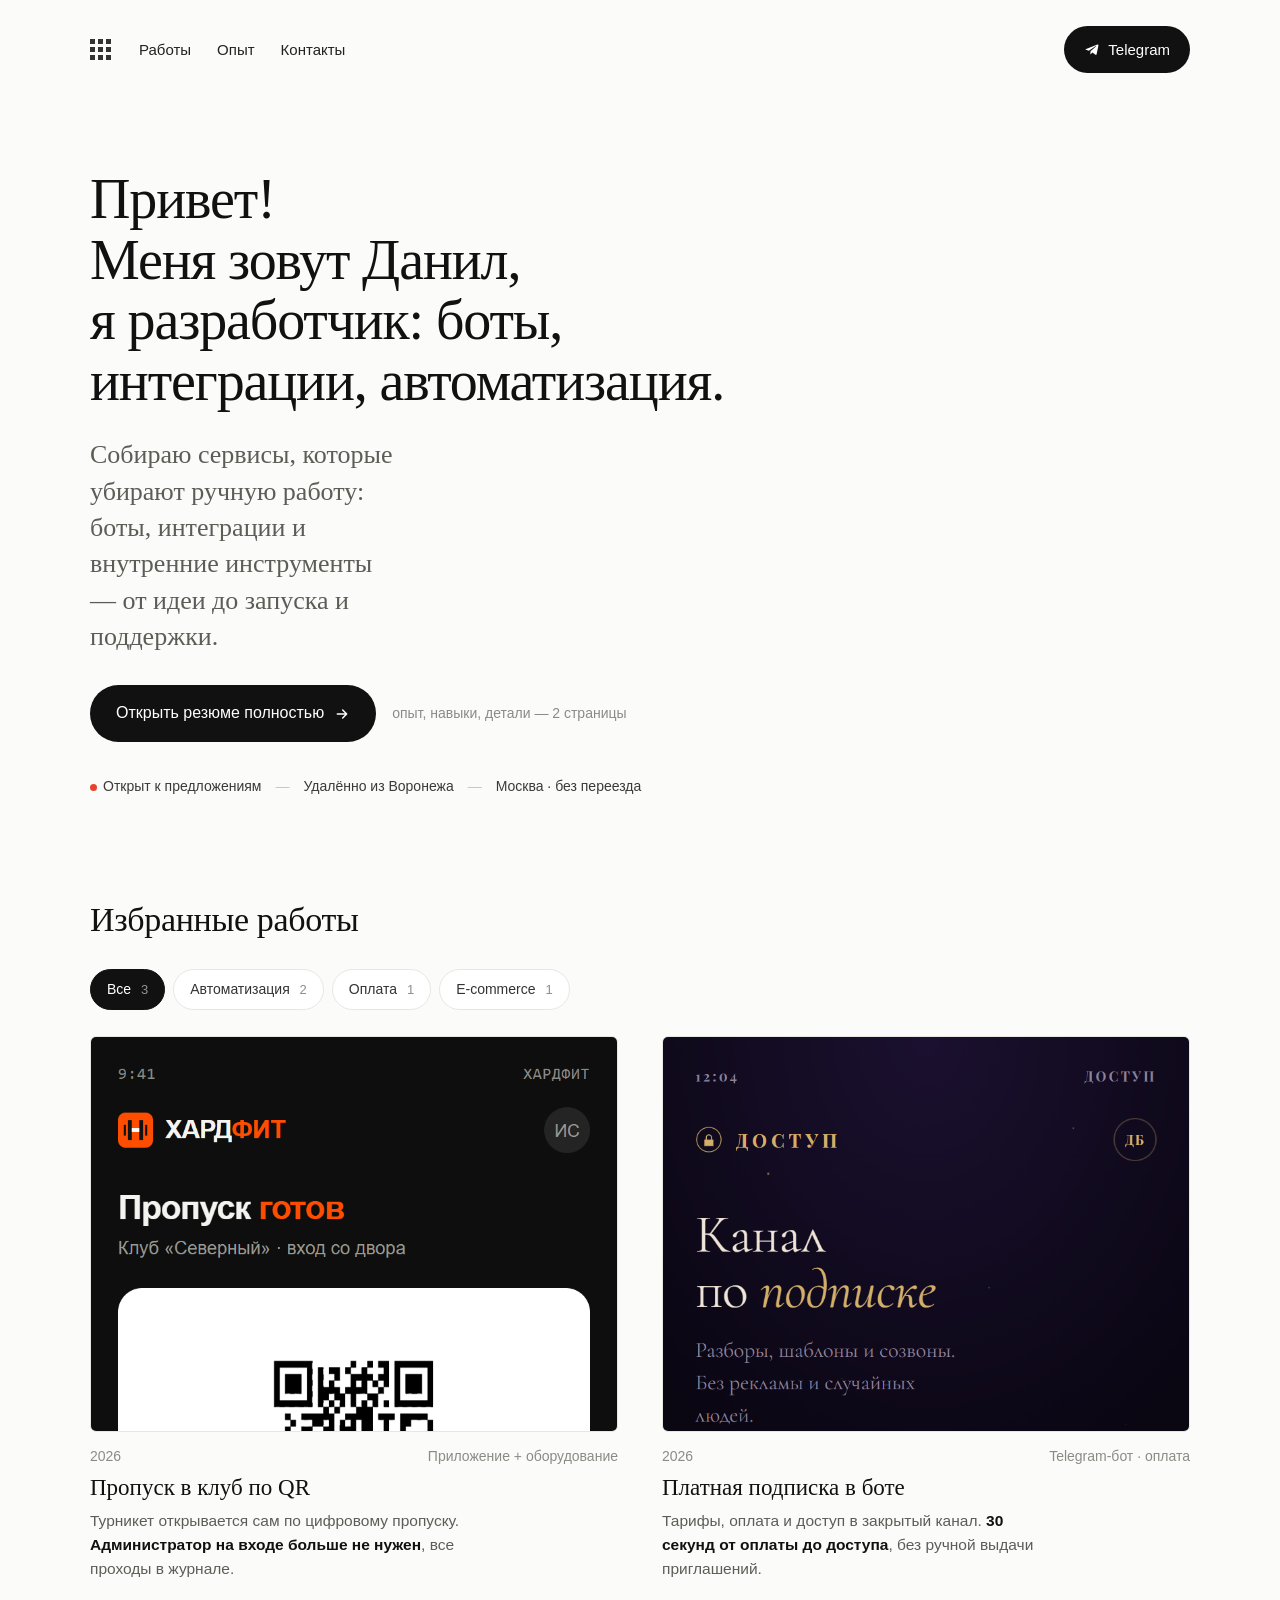
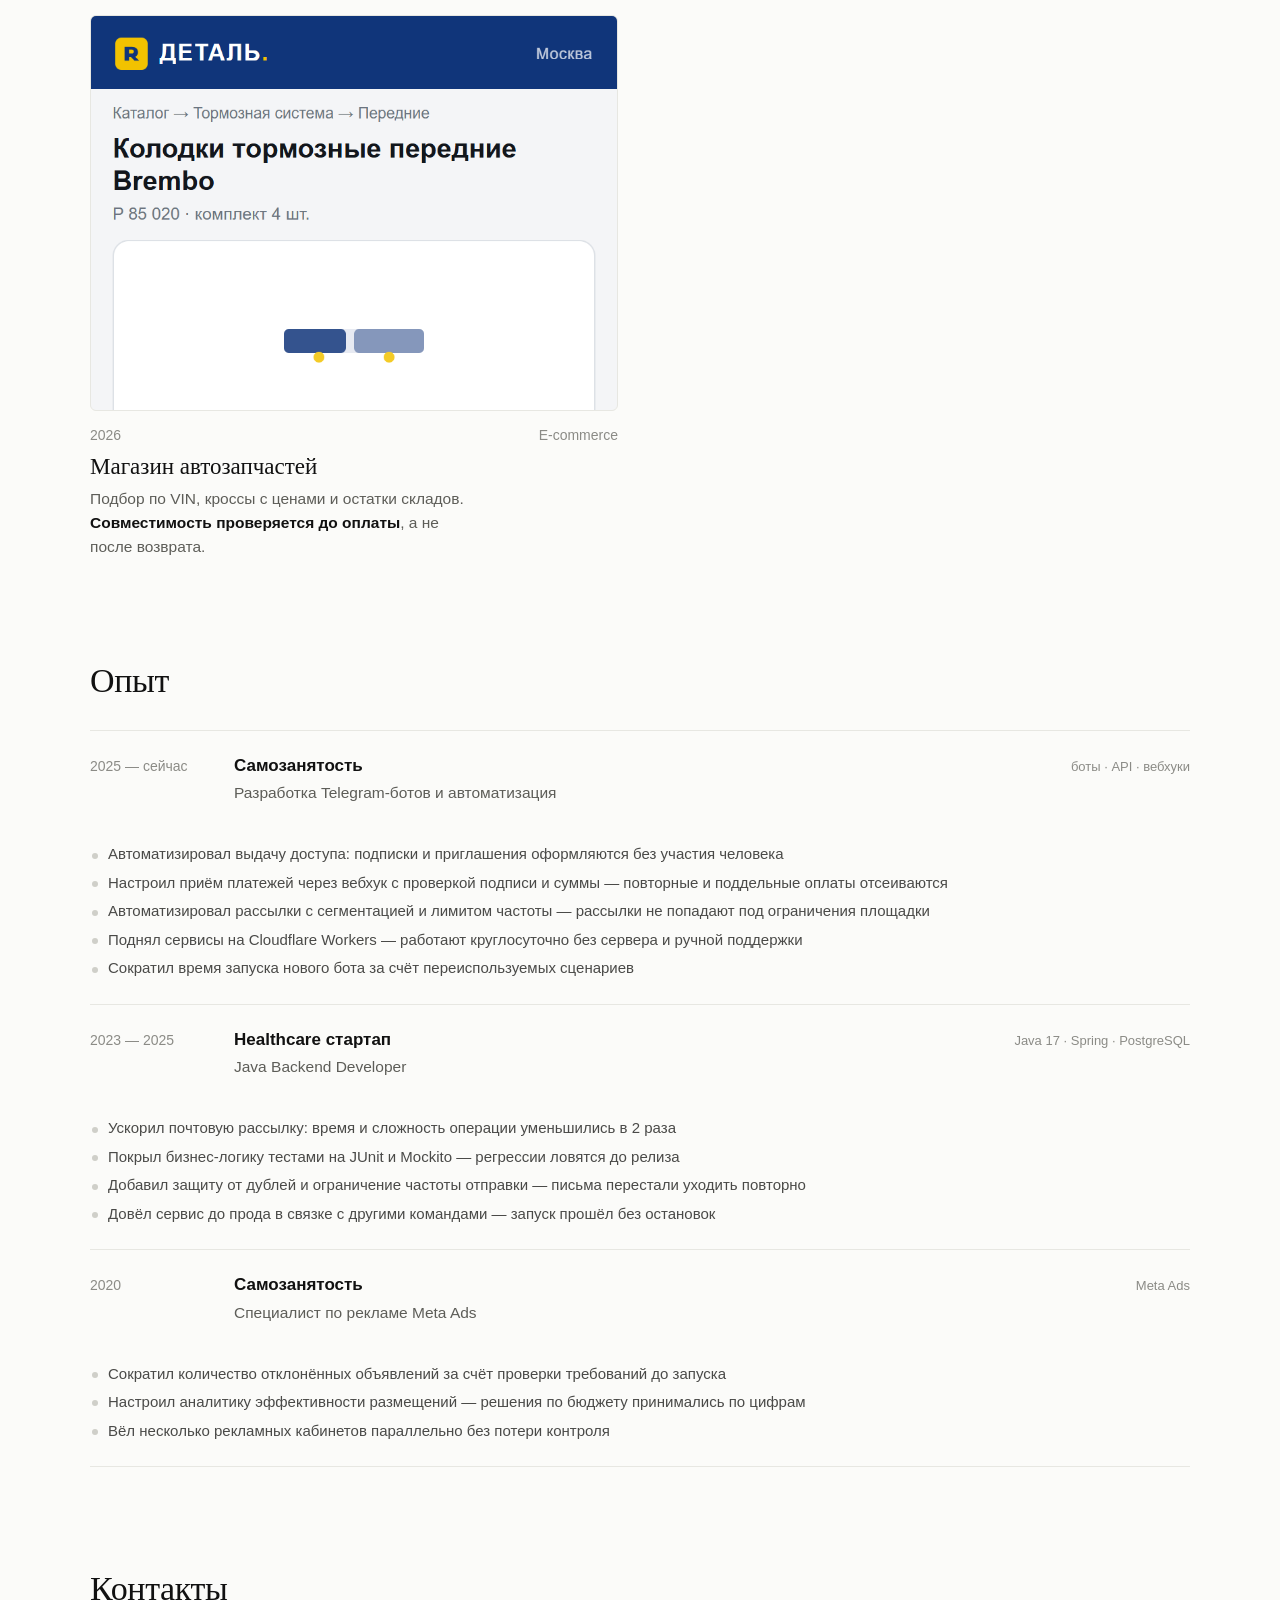
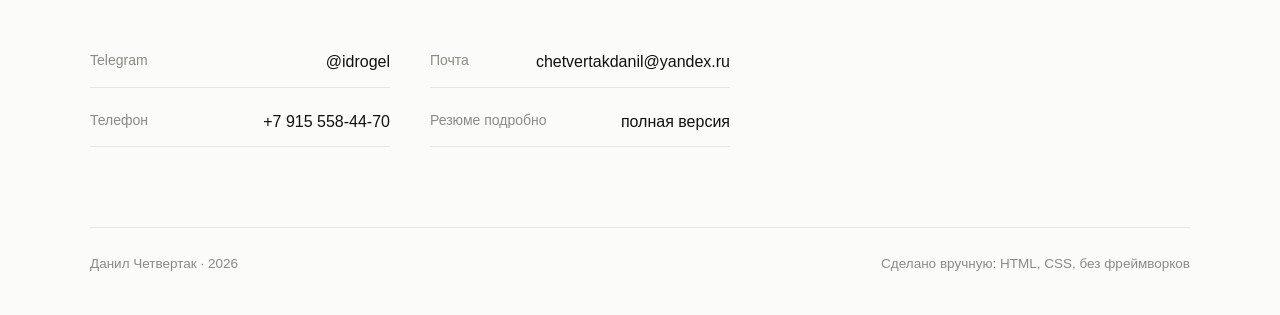
<file: index.html>
<!DOCTYPE html>
<html lang="ru">
<head>
<meta charset="utf-8">
<meta name="viewport" content="width=device-width, initial-scale=1">
<title>Данил Четвертак — разработчик: боты, интеграции, автоматизация</title>
<meta name="description" content="Портфолио и резюме: Telegram-боты, интеграции, автоматизация процессов. Java, SQL, REST API.">
<style>
:root{--bg:#fbfbf9;--ink:#111;--muted:#8b8b86;--line:#e7e7e2;--serif:"Georgia","Times New Roman",serif;--sans:-apple-system,"Segoe UI",Roboto,Arial,sans-serif}
*{box-sizing:border-box}
html{scroll-behavior:smooth}
body{margin:0;background:var(--bg);color:var(--ink);font-family:var(--sans);font-size:17px;line-height:1.55;-webkit-font-smoothing:antialiased}
.wrap{max-width:1180px;margin:0 auto;padding:0 40px}
@media(max-width:700px){.wrap{padding:0 20px}}

/* nav */
.nav{display:flex;align-items:center;justify-content:space-between;gap:28px;padding:26px 0 0;font-size:15px}
.nav .dots{display:grid;grid-template-columns:repeat(3,5px);gap:3px;opacity:.85}
.nav .dots i{width:5px;height:5px;background:#111;display:block}
.links{display:flex;gap:26px;align-items:center;flex:1}
.links a{color:#222;text-decoration:none}
.links a:hover{color:#000;text-decoration:underline;text-underline-offset:4px}
.tg{margin-left:auto;background:#111;color:#fff;text-decoration:none;padding:12px 20px;border-radius:100px;font-size:15px;display:flex;align-items:center;gap:8px}
@media(max-width:820px){.links{display:none}.tg{padding:10px 16px;font-size:14px}}

/* hero */
.hero{padding:96px 0 0;max-width:760px}
@media(max-width:700px){.hero{padding:56px 0 0}}
.hello{font-family:var(--serif);font-size:clamp(30px,4.4vw,56px);line-height:1.08;letter-spacing:-.02em;margin:0}
.hello b{font-weight:400;display:block}
.hello em{font-style:normal;color:#111}
.lead{font-family:var(--serif);font-size:clamp(19px,2.1vw,26px);line-height:1.4;color:#5d5d58;margin:26px 0 0;max-width:24ch}
@media(max-width:700px){.lead{max-width:none}}
.status{display:flex;flex-wrap:wrap;align-items:center;gap:8px 14px;margin-top:34px;font-size:14px;color:#3a3a36}
.status .dot{width:7px;height:7px;border-radius:50%;background:#e5432b;display:inline-block;margin-right:6px}
.status .sep{color:#c9c9c4}
.status a{color:#3a3a36;text-decoration:underline;text-underline-offset:4px;text-decoration-color:#c9c9c4}
.status a:hover{text-decoration-color:#111}

/* кнопка резюме */
.hero-cta{display:flex;align-items:center;gap:16px;flex-wrap:wrap;margin-top:30px}
.btn-cv{display:inline-flex;align-items:center;gap:10px;background:#111;color:#fff;text-decoration:none;padding:16px 26px;border-radius:100px;font-size:16px;transition:.18s}
.btn-cv:hover{background:#000;transform:translateY(-1px)}
.btn-cv svg{display:block}
.hero-note{font-size:14px;color:#8b8b86}

/* достижения в опыте */
.job .ach{grid-column:1/-1;list-style:none;margin:14px 0 2px;padding:0;display:grid;gap:6px}
.job .ach li{position:relative;padding-left:18px;font-size:15px;line-height:1.5;color:#4a4a48}
.job .ach li::before{content:"";position:absolute;left:2px;top:.62em;width:6px;height:6px;border-radius:50%;background:#cfcfc9}
@media(max-width:820px){.job .ach{margin-top:10px}}

/* секции */
h2{font-family:var(--serif);font-size:clamp(24px,2.8vw,34px);font-weight:400;letter-spacing:-.01em;margin:96px 0 22px}
@media(max-width:700px){h2{margin:64px 0 18px}}
.filters{display:flex;flex-wrap:wrap;gap:8px;margin-bottom:26px}
.chip{font-size:14px;padding:9px 16px;border-radius:100px;background:#fff;border:1px solid var(--line);color:#333;text-decoration:none}
.chip.on{background:#111;color:#fff;border-color:#111}
.chip span{opacity:.55;margin-left:6px;font-size:13px}

/* работы */
.works{display:grid;grid-template-columns:repeat(2,1fr);gap:34px 44px}
@media(max-width:820px){.works{grid-template-columns:1fr;gap:32px}}
.work{display:block;text-decoration:none;color:inherit}
.work .pic{aspect-ratio:4/3;background:#efefea;border-radius:6px;overflow:hidden;display:grid;place-items:center;border:1px solid var(--line)}
.work .pic img{width:100%;height:100%;object-fit:cover;object-position:top center;display:block}
.work:hover .pic{border-color:#c9c9c4}
.work .meta{display:flex;justify-content:space-between;gap:12px;font-size:14px;color:var(--muted);margin:14px 0 6px}
.work h3{font-family:var(--serif);font-size:23px;font-weight:400;line-height:1.25;margin:0 0 6px}
.work p{margin:0;font-size:15.5px;color:#5d5d58;max-width:44ch}
.work p b{font-weight:600;color:#111}

/* опыт */
.exp{border-top:1px solid var(--line)}
.job{display:grid;grid-template-columns:120px 1fr auto;gap:24px;padding:22px 0;border-bottom:1px solid var(--line);align-items:baseline}
@media(max-width:820px){.job{grid-template-columns:1fr;gap:4px}}
.job .y{font-size:14px;color:var(--muted)}
.job b{font-weight:600;font-size:17px}
.job .role{color:#5d5d58;font-size:15.5px;margin-top:2px}
.job .tag{font-size:13px;color:var(--muted);text-align:right}

/* контакты */
.contacts{padding-bottom:80px}
.clist{display:grid;grid-template-columns:repeat(2,1fr);gap:10px 40px;max-width:640px;margin-top:8px}
@media(max-width:700px){.clist{grid-template-columns:1fr}}
.clist a{display:flex;justify-content:space-between;gap:16px;text-decoration:none;color:#111;padding:12px 0;border-bottom:1px solid var(--line);font-size:16px}
.clist a:hover{border-color:#111}
.clist span{color:var(--muted);font-size:14px}
.foot{display:flex;justify-content:space-between;gap:16px;flex-wrap:wrap;padding:26px 0 40px;border-top:1px solid var(--line);font-size:13.5px;color:var(--muted)}
</style>
</head>
<body>
<div class="wrap">

  <div class="nav">
    <span class="dots"><i></i><i></i><i></i><i></i><i></i><i></i><i></i><i></i><i></i></span>
    <div class="links">
      <a href="#works">Работы</a>
      <a href="#exp">Опыт</a>
      <a href="#contacts">Контакты</a>
    </div>
    <a class="tg" href="https://t.me/idrogel">
      <svg width="16" height="16" viewBox="0 0 24 24" fill="currentColor"><path d="M21.9 4.3l-3 14.2c-.2 1-.8 1.3-1.7.8l-4.6-3.4-2.2 2.1c-.2.2-.4.4-.9.4l.3-4.6 8.4-7.6c.4-.3-.1-.5-.6-.2L7.4 13.2 3 11.8c-1-.3-1-1 .2-1.4l17-6.6c.8-.3 1.5.2 1.2 1.5z"/></svg>
      Telegram
    </a>
  </div>

  <section class="hero">
    <h1 class="hello">
      <b>Привет!</b>
      <b>Меня зовут Данил,</b>
      <b>я <em>разработчик: боты, интеграции, автоматизация</em>.</b>
    </h1>
    <p class="lead">Собираю сервисы, которые убирают ручную работу: боты, интеграции и внутренние инструменты — от идеи до запуска и поддержки.</p>
    <div class="hero-cta">
      <a class="btn-cv" href="resume-hh.html">Открыть резюме полностью
        <svg width="16" height="16" viewBox="0 0 24 24" fill="none" stroke="currentColor" stroke-width="2.2" stroke-linecap="round" stroke-linejoin="round"><path d="M5 12h14M13 6l6 6-6 6"/></svg>
      </a>
      <span class="hero-note">опыт, навыки, детали — 2 страницы</span>
    </div>
    <div class="status">
      <span><span class="dot"></span>Открыт к предложениям</span>
      <span class="sep">—</span>
      <span>Удалённо из Воронежа</span>
      <span class="sep">—</span>
      <span>Москва · без переезда</span>
    </div>
  </section>

  <h2 id="works">Избранные работы</h2>
  <div class="filters">
    <a class="chip on" href="#works">Все <span>3</span></a>
    <a class="chip" href="#works">Автоматизация <span>2</span></a>
    <a class="chip" href="#works">Оплата <span>1</span></a>
    <a class="chip" href="#works">E-commerce <span>1</span></a>
  </div>

  <div class="works">
    <a class="work" href="хардфит.html">
      <div class="pic"><img src="img/app-pass.png" alt="Пропуск в приложении"></div>
      <div class="meta"><span>2026</span><span>Приложение + оборудование</span></div>
      <h3>Пропуск в клуб по QR</h3>
      <p>Турникет открывается сам по цифровому пропуску. <b>Администратор на входе больше не нужен</b>, все проходы в журнале.</p>
    </a>

    <a class="work" href="бот-канал.html">
      <div class="pic"><img src="img/bot-offer.png" alt="Тарифы в боте"></div>
      <div class="meta"><span>2026</span><span>Telegram-бот · оплата</span></div>
      <h3>Платная подписка в боте</h3>
      <p>Тарифы, оплата и доступ в закрытый канал. <b>30 секунд от оплаты до доступа</b>, без ручной выдачи приглашений.</p>
    </a>

    <a class="work" href="деталь.html">
      <div class="pic"><img src="img/auto-product.png" alt="Карточка товара"></div>
      <div class="meta"><span>2026</span><span>E-commerce</span></div>
      <h3>Магазин автозапчастей</h3>
      <p>Подбор по VIN, кроссы с ценами и остатки складов. <b>Совместимость проверяется до оплаты</b>, а не после возврата.</p>
    </a>
  </div>

  <h2 id="exp">Опыт</h2>
  <div class="exp">
    <div class="job">
      <span class="y">2025 — сейчас</span>
      <div><b>Самозанятость</b><div class="role">Разработка Telegram-ботов и автоматизация</div></div>
      <span class="tag">боты · API · вебхуки</span>
      <ul class="ach"><li>Автоматизировал выдачу доступа: подписки и приглашения оформляются без участия человека</li><li>Настроил приём платежей через вебхук с проверкой подписи и суммы — повторные и поддельные оплаты отсеиваются</li><li>Автоматизировал рассылки с сегментацией и лимитом частоты — рассылки не попадают под ограничения площадки</li><li>Поднял сервисы на Cloudflare Workers — работают круглосуточно без сервера и ручной поддержки</li><li>Сократил время запуска нового бота за счёт переиспользуемых сценариев</li></ul>
    </div>
    <div class="job">
      <span class="y">2023 — 2025</span>
      <div><b>Healthcare стартап</b><div class="role">Java Backend Developer</div></div>
      <span class="tag">Java 17 · Spring · PostgreSQL</span>
      <ul class="ach"><li>Ускорил почтовую рассылку: время и сложность операции уменьшились в 2 раза</li><li>Покрыл бизнес-логику тестами на JUnit и Mockito — регрессии ловятся до релиза</li><li>Добавил защиту от дублей и ограничение частоты отправки — письма перестали уходить повторно</li><li>Довёл сервис до прода в связке с другими командами — запуск прошёл без остановок</li></ul>
    </div>
    <div class="job">
      <span class="y">2020</span>
      <div><b>Самозанятость</b><div class="role">Специалист по рекламе Meta Ads</div></div>
      <span class="tag">Meta Ads</span>
      <ul class="ach"><li>Сократил количество отклонённых объявлений за счёт проверки требований до запуска</li><li>Настроил аналитику эффективности размещений — решения по бюджету принимались по цифрам</li><li>Вёл несколько рекламных кабинетов параллельно без потери контроля</li></ul>
    </div>
  </div>

  <h2 id="contacts">Контакты</h2>
  <div class="contacts">
    <div class="clist">
      <a href="https://t.me/idrogel"><span>Telegram</span>@idrogel</a>
      <a href="mailto:chetvertakdanil@yandex.ru"><span>Почта</span>chetvertakdanil@yandex.ru</a>
      <a href="tel:+79155584470"><span>Телефон</span>+7 915 558-44-70</a>
      <a href="resume-hh.html"><span>Резюме подробно</span>полная версия</a>
    </div>
  </div>

  <div class="foot">
    <span>Данил Четвертак · 2026</span>
    <span>Сделано вручную: HTML, CSS, без фреймворков</span>
  </div>

</div>
</body>
</html>
</file>
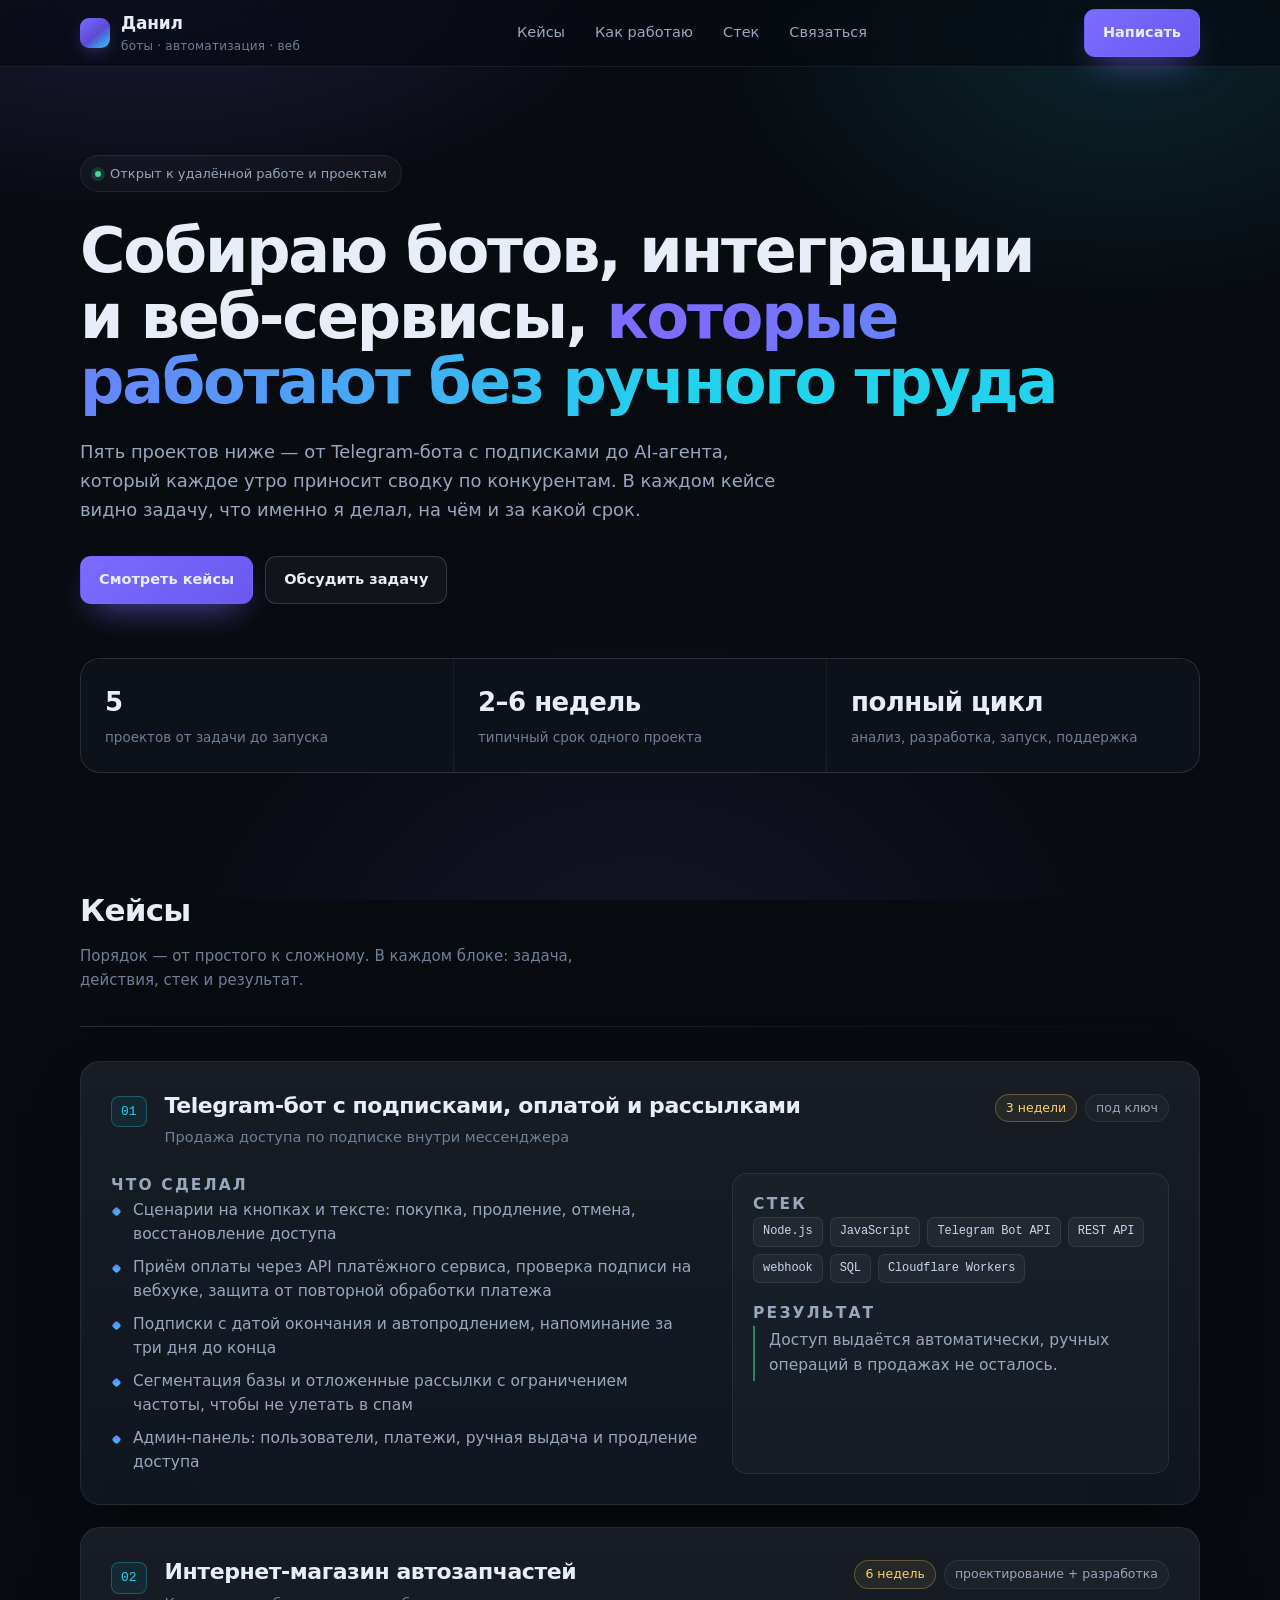
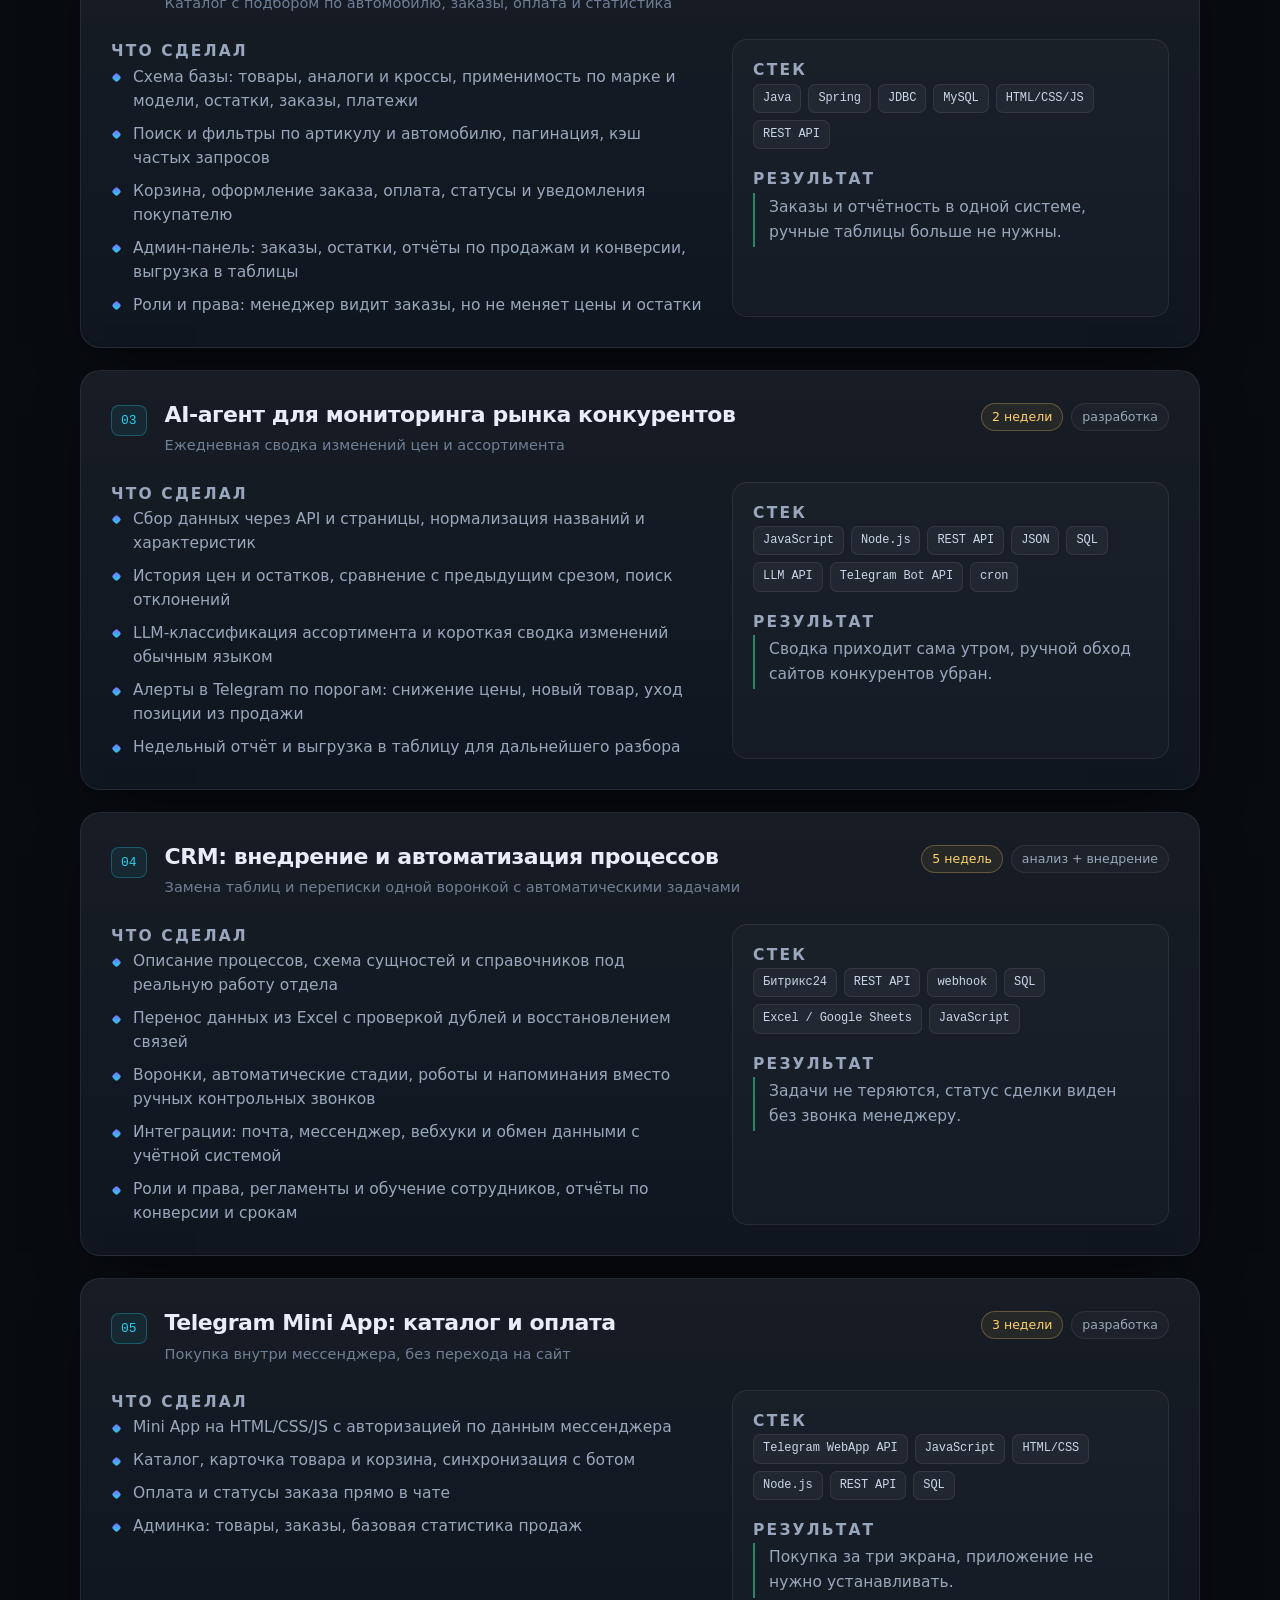
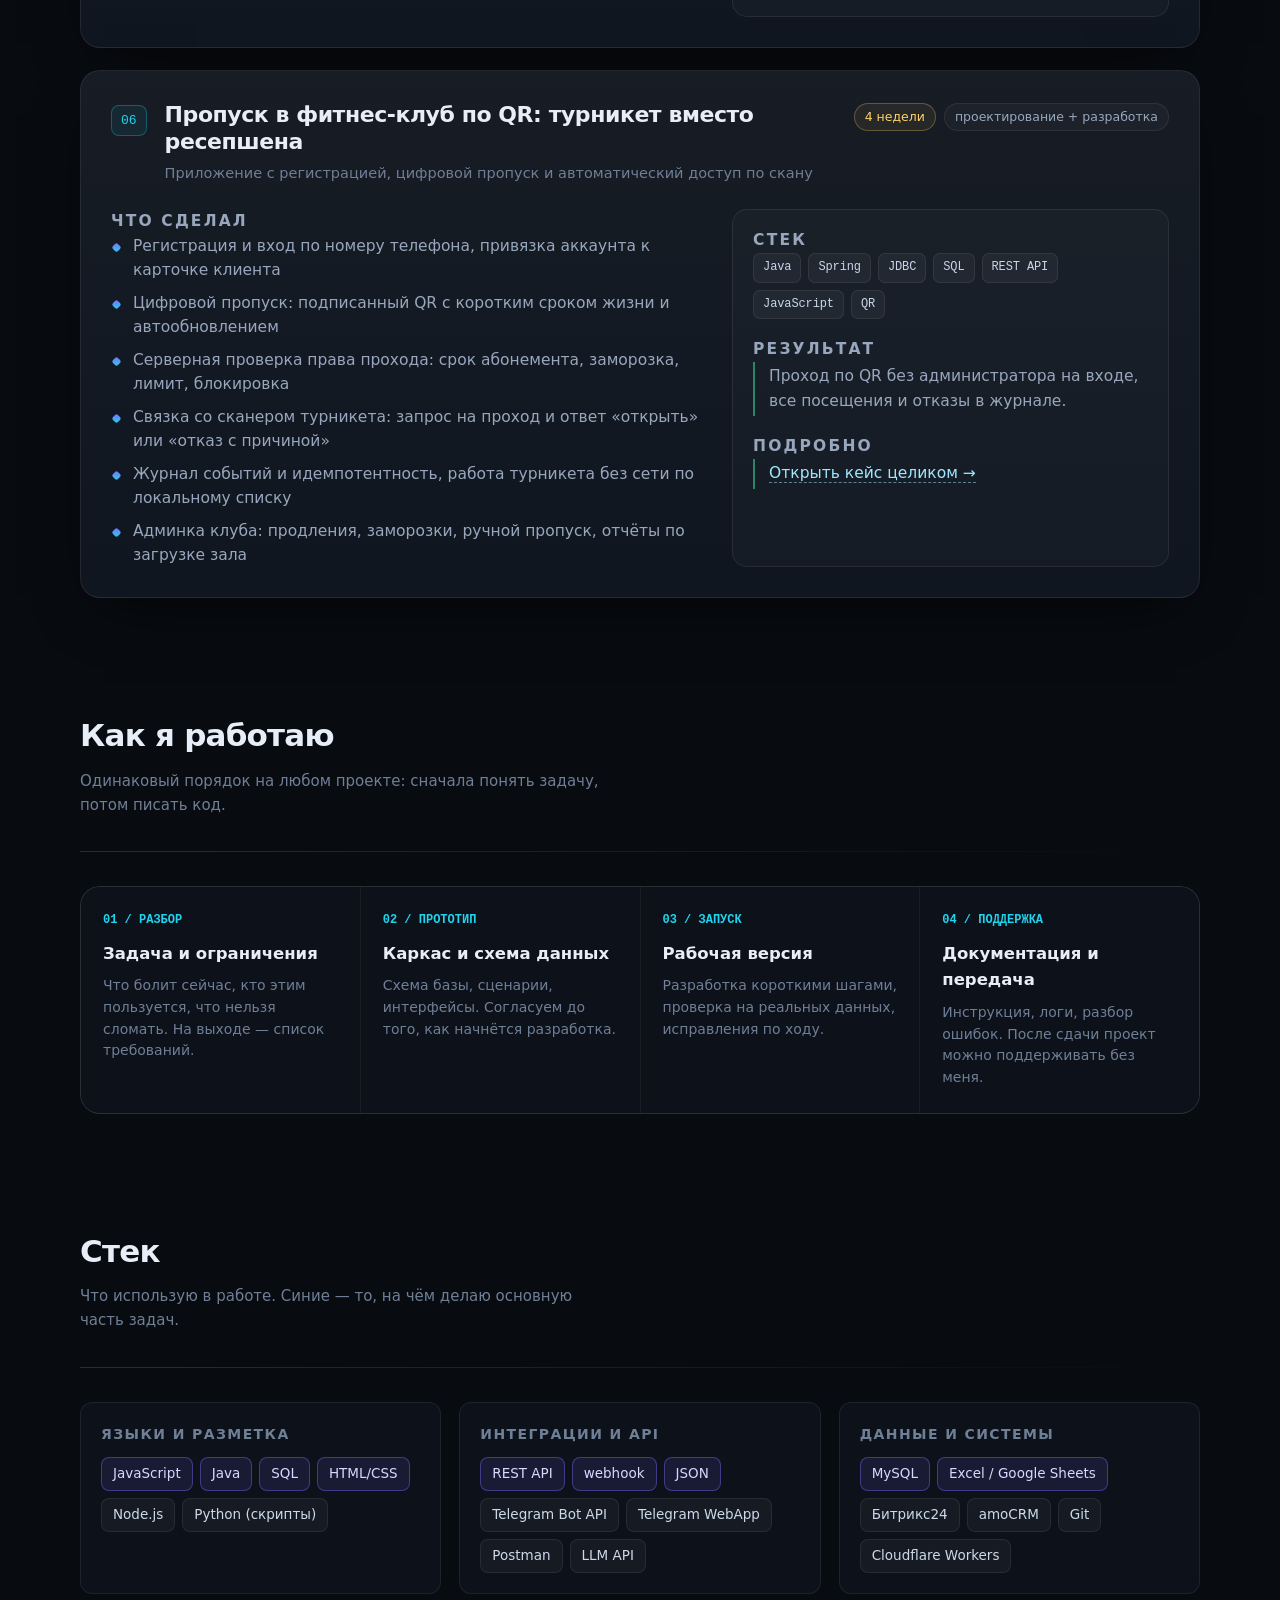
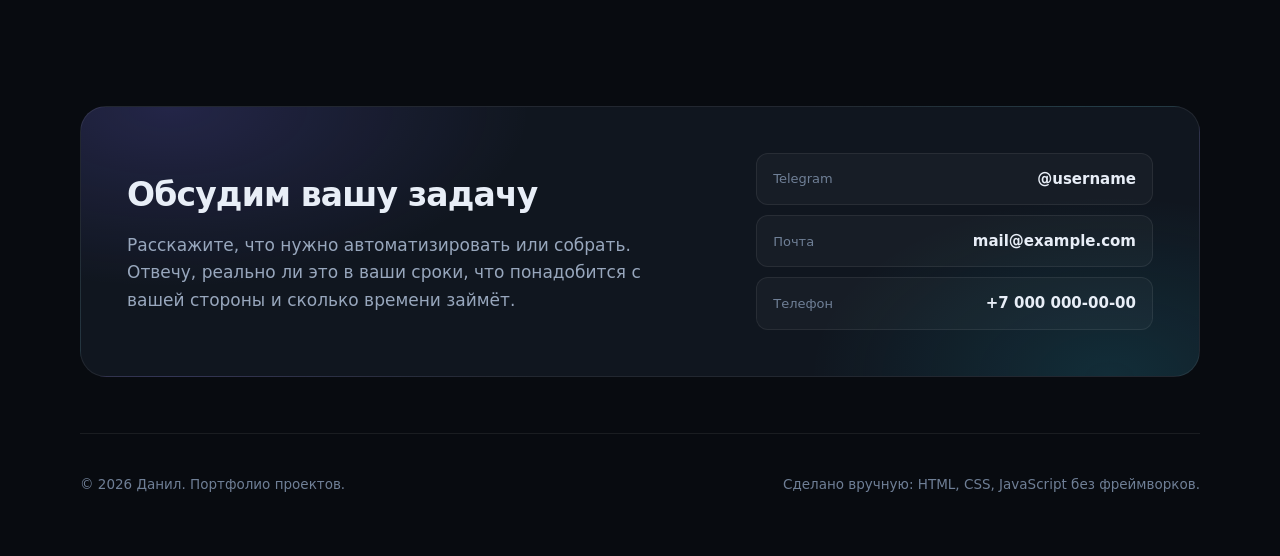
<file: portfolio.html>
<!DOCTYPE html>
<html lang="ru">
<head>
<meta charset="utf-8">
<meta name="viewport" content="width=device-width, initial-scale=1">
<title>Данил — портфолио: боты, автоматизация, веб</title>
<meta name="description" content="Портфолио: Telegram-боты и подписки, интернет-магазин, AI-агент мониторинга, внедрение CRM, mini app. Что делал, стек, сроки.">
<meta property="og:title" content="Данил — портфолио">
<meta property="og:description" content="Боты, автоматизация, интеграции и веб. Пять проектов с описанием задачи, стека и результата.">
<meta property="og:type" content="website">
<link rel="icon" href="data:image/svg+xml,%3Csvg xmlns='http://www.w3.org/2000/svg' viewBox='0 0 100 100'%3E%3Crect width='100' height='100' rx='22' fill='%230b0f16'/%3E%3Cpath d='M28 70V30h16c11 0 18 7 18 17s-7 17-18 17h-6v6z' fill='%237c6cff'/%3E%3Ccircle cx='72' cy='34' r='6' fill='%2322d3ee'/%3E%3C/svg%3E">
<style>
:root{
  --bg:#080b10;
  --bg-soft:#0c111a;
  --surface:#10161f;
  --surface-2:#141c28;
  --line:rgba(255,255,255,.075);
  --line-strong:rgba(255,255,255,.14);
  --text:#e8eef7;
  --muted:#98a7bd;
  --dim:#6f7f96;
  --accent:#7c6cff;
  --accent-2:#22d3ee;
  --accent-3:#ffd166;
  --ok:#3ddc97;
  --radius:20px;
  --radius-sm:12px;
  --shadow:0 20px 60px -24px rgba(0,0,0,.8);
  --font:"Inter","Segoe UI Variable Display","Segoe UI",system-ui,-apple-system,"Helvetica Neue",Arial,sans-serif;
  --mono:"JetBrains Mono","Cascadia Code","SF Mono",Consolas,monospace;
}
*{box-sizing:border-box}
html{scroll-behavior:smooth}
body{
  margin:0;background:var(--bg);color:var(--text);font-family:var(--font);
  font-size:17px;line-height:1.62;-webkit-font-smoothing:antialiased;
  overflow-x:hidden;
}
body::before{
  content:"";position:fixed;inset:0;pointer-events:none;z-index:0;
  background:
    radial-gradient(900px 500px at 12% -8%, rgba(124,108,255,.20), transparent 60%),
    radial-gradient(700px 460px at 88% 4%, rgba(34,211,238,.13), transparent 62%),
    radial-gradient(800px 600px at 50% 108%, rgba(124,108,255,.10), transparent 65%);
}
img{max-width:100%;display:block}
a{color:inherit}
.wrap{width:min(1120px,calc(100% - 48px));margin:0 auto;position:relative;z-index:1}
[id]{scroll-margin-top:88px}

/* ---------- nav ---------- */
.nav{
  position:sticky;top:0;z-index:50;
  backdrop-filter:blur(14px) saturate(140%);
  background:rgba(8,11,16,.72);
  border-bottom:1px solid var(--line);
}
.nav-in{display:flex;align-items:center;justify-content:space-between;gap:24px;height:66px}
.brand{display:flex;align-items:center;gap:11px;font-weight:650;letter-spacing:-.01em;text-decoration:none}
.brand-mark{
  width:30px;height:30px;border-radius:9px;flex:none;
  background:linear-gradient(140deg,var(--accent),#5b4bd6 55%,var(--accent-2));
  box-shadow:0 6px 20px -8px rgba(124,108,255,.9);
}
.brand small{display:block;font-weight:450;font-size:12px;color:var(--dim);letter-spacing:.02em}
.nav-links{display:flex;gap:6px;align-items:center}
.nav-links a{
  text-decoration:none;color:var(--muted);font-size:14.5px;padding:8px 12px;border-radius:9px;
  transition:color .18s ease,background .18s ease;
}
.nav-links a:hover{color:var(--text);background:rgba(255,255,255,.05)}
.btn{
  display:inline-flex;align-items:center;gap:9px;text-decoration:none;
  padding:11px 18px;border-radius:11px;font-size:14.5px;font-weight:560;
  border:1px solid var(--line-strong);color:var(--text);background:rgba(255,255,255,.04);
  transition:transform .18s ease,background .18s ease,border-color .18s ease;
}
.btn:hover{background:rgba(255,255,255,.08);border-color:rgba(255,255,255,.22);transform:translateY(-1px)}
.btn-primary{
  background:linear-gradient(135deg,var(--accent),#6a58f0);border-color:transparent;
  box-shadow:0 14px 34px -14px rgba(124,108,255,.85);
}
.btn-primary:hover{background:linear-gradient(135deg,#8b7cff,#7663f5)}
@media (max-width:820px){.nav-links{display:none}}

/* ---------- hero ---------- */
.hero{padding:88px 0 56px}
.eyebrow{
  display:inline-flex;align-items:center;gap:9px;font-size:13px;color:var(--muted);
  border:1px solid var(--line);border-radius:100px;padding:7px 14px;background:rgba(255,255,255,.03);
}
.dot{width:6px;height:6px;border-radius:50%;background:var(--ok);box-shadow:0 0 0 4px rgba(61,220,151,.16)}
h1{
  font-size:clamp(36px,5.4vw,62px);line-height:1.06;letter-spacing:-.035em;
  margin:26px 0 0;font-weight:680;
}
h1 em{
  font-style:normal;
  background:linear-gradient(100deg,var(--accent) 10%,var(--accent-2) 70%);
  -webkit-background-clip:text;background-clip:text;color:transparent;
}
.lede{margin:22px 0 0;max-width:64ch;color:var(--muted);font-size:clamp(16px,1.4vw,19px)}
.hero-actions{display:flex;flex-wrap:wrap;gap:12px;margin-top:32px}
.hero-stats{
  display:grid;grid-template-columns:repeat(3,minmax(0,1fr));gap:1px;
  margin-top:54px;border:1px solid var(--line);border-radius:var(--radius);
  overflow:hidden;background:var(--line);
}
.stat{background:var(--bg-soft);padding:22px 24px}
.stat b{display:block;font-size:26px;letter-spacing:-.02em;font-weight:650}
.stat span{font-size:13.5px;color:var(--dim)}
@media (max-width:700px){.hero-stats{grid-template-columns:1fr}}

/* ---------- section ---------- */
.section{padding:56px 0}
.section-head{display:flex;align-items:flex-end;justify-content:space-between;gap:20px;margin-bottom:34px;flex-wrap:wrap}
.section-head h2{font-size:clamp(23px,2.6vw,31px);letter-spacing:-.025em;margin:0;font-weight:650}
.section-head p{margin:8px 0 0;color:var(--dim);font-size:15px;max-width:56ch}
.rule{height:1px;background:linear-gradient(90deg,var(--line-strong),transparent);margin:0 0 34px}

/* ---------- cases ---------- */
.cases{display:grid;gap:22px}
.case{
  position:relative;border:1px solid var(--line);border-radius:var(--radius);
  background:linear-gradient(180deg,rgba(255,255,255,.028),rgba(255,255,255,0)) ,var(--surface);
  padding:30px;overflow:hidden;box-shadow:var(--shadow);
  transition:border-color .25s ease,transform .25s ease;
}
.case:hover{border-color:rgba(124,108,255,.42);transform:translateY(-2px)}
.case::after{
  content:"";position:absolute;inset:0;pointer-events:none;opacity:0;
  background:radial-gradient(600px 240px at var(--mx,50%) var(--my,0%),rgba(124,108,255,.14),transparent 70%);
  transition:opacity .3s ease;
}
.case:hover::after{opacity:1}
.case-top{display:flex;align-items:flex-start;gap:18px;flex-wrap:wrap}
.case-num{
  font-family:var(--mono);font-size:13px;color:var(--accent-2);
  border:1px solid rgba(34,211,238,.3);background:rgba(34,211,238,.07);
  border-radius:8px;padding:4px 9px;flex:none;margin-top:4px;
}
.case-title{flex:1 1 320px;min-width:0}
.case-title h3{margin:0;font-size:22px;letter-spacing:-.02em;font-weight:640;line-height:1.25}
.case-title p{margin:6px 0 0;color:var(--dim);font-size:14.5px}
.chips{display:flex;flex-wrap:wrap;gap:8px;margin-top:2px}
.chip{
  font-size:12.5px;color:var(--muted);border:1px solid var(--line);
  border-radius:100px;padding:3px 10px;background:rgba(255,255,255,.03);white-space:nowrap;
}
.chip-time{color:var(--accent-3);border-color:rgba(255,209,102,.28);background:rgba(255,209,102,.07)}
.case-body{display:grid;grid-template-columns:1.15fr .85fr;gap:30px;margin-top:24px}
@media (max-width:860px){.case-body{grid-template-columns:1fr;gap:22px}}
.label{
  font-size:11.5px;text-transform:uppercase;letter-spacing:.14em;color:var(--dim);
  font-weight:600;margin:0 0 10px;
}
.case-body p{margin:0;color:var(--muted);font-size:15.5px}
ul.did{margin:0;padding:0;list-style:none;display:grid;gap:9px}
ul.did li{position:relative;padding-left:22px;color:var(--muted);font-size:15.5px;line-height:1.55}
ul.did li::before{
  content:"";position:absolute;left:2px;top:.62em;width:7px;height:7px;border-radius:2px;
  background:linear-gradient(135deg,var(--accent),var(--accent-2));transform:rotate(45deg);
}
.side{
  display:grid;gap:18px;align-content:start;
  border:1px solid var(--line);border-radius:15px;
  padding:18px 20px;background:rgba(255,255,255,.022);
}
.stack{display:flex;flex-wrap:wrap;gap:7px}
.tech{
  font-family:var(--mono);font-size:12px;letter-spacing:-.01em;
  padding:4px 9px;border-radius:7px;color:#c9d6ea;
  background:rgba(255,255,255,.045);border:1px solid var(--line);
}
.result{
  border-left:2px solid rgba(61,220,151,.55);padding:2px 0 2px 14px;
  color:#cfe9dd;font-size:15px;
}

/* ---------- process ---------- */
.steps{display:grid;grid-template-columns:repeat(4,1fr);gap:1px;background:var(--line);border:1px solid var(--line);border-radius:var(--radius);overflow:hidden}
@media (max-width:860px){.steps{grid-template-columns:repeat(2,1fr)}}
@media (max-width:520px){.steps{grid-template-columns:1fr}}
.step{background:var(--bg-soft);padding:24px 22px}
.step b{display:block;font-family:var(--mono);font-size:12px;color:var(--accent-2);margin-bottom:10px}
.step h4{margin:0 0 8px;font-size:16.5px;font-weight:600}
.step p{margin:0;color:var(--dim);font-size:14px;line-height:1.55}

/* ---------- stack grid ---------- */
.stack-grid{display:grid;grid-template-columns:repeat(3,1fr);gap:18px}
@media (max-width:860px){.stack-grid{grid-template-columns:1fr}}
.stack-card{border:1px solid var(--line);border-radius:var(--radius-sm);padding:20px;background:var(--bg-soft)}
.stack-card h4{margin:0 0 12px;font-size:14px;text-transform:uppercase;letter-spacing:.1em;color:var(--dim);font-weight:600}
.pills{display:flex;flex-wrap:wrap;gap:7px}
.pill{font-size:13.5px;padding:5px 11px;border-radius:8px;background:rgba(255,255,255,.045);border:1px solid var(--line);color:#cdd9ea}
.pill.key{border-color:rgba(124,108,255,.4);background:rgba(124,108,255,.12);color:#dcd6ff}

/* ---------- contact ---------- */
.contact{
  border:1px solid var(--line);border-radius:26px;padding:46px;
  background:
    radial-gradient(600px 300px at 8% 0%,rgba(124,108,255,.18),transparent 60%),
    radial-gradient(500px 300px at 92% 100%,rgba(34,211,238,.12),transparent 60%),
    var(--surface);
  display:grid;grid-template-columns:1.2fr .8fr;gap:34px;align-items:center;
}
@media (max-width:820px){.contact{grid-template-columns:1fr;padding:32px}}
.contact h2{margin:0 0 10px;font-size:clamp(24px,2.8vw,33px);letter-spacing:-.025em}
.contact p{margin:0;color:var(--muted);max-width:48ch}
.contact-list{display:grid;gap:10px}
.contact-list a{
  display:flex;align-items:center;justify-content:space-between;gap:12px;text-decoration:none;
  border:1px solid var(--line);border-radius:12px;padding:13px 16px;background:rgba(255,255,255,.03);
  transition:background .18s ease,border-color .18s ease;
}
.contact-list a:hover{background:rgba(255,255,255,.07);border-color:var(--line-strong)}
.contact-list span{color:var(--dim);font-size:13px}
.contact-list b{font-weight:560;font-size:15px}

footer{padding:40px 0 60px;color:var(--dim);font-size:13.5px;display:flex;justify-content:space-between;gap:16px;flex-wrap:wrap;border-top:1px solid var(--line);margin-top:56px}

/* ---------- reveal ---------- */
.reveal{transition:opacity .6s cubic-bezier(.2,.7,.3,1),transform .6s cubic-bezier(.2,.7,.3,1)}
@media (prefers-reduced-motion:reduce){
  html{scroll-behavior:auto}
  .reveal,.js .reveal{opacity:1;transform:none;transition:none}
  .case,.btn{transition:none}
}
:focus-visible{outline:2px solid var(--accent-2);outline-offset:3px;border-radius:6px}

/* контент скрыт только если JS точно работает; иначе всё видно сразу */
.js .reveal{opacity:0;transform:translateY(16px)}
.js .reveal.in{opacity:1;transform:none}
@media print{
  .reveal,.js .reveal{opacity:1!important;transform:none!important}
  .nav{position:static}
  body::before{display:none}
}
</style>
</head>
<body>

<script>document.documentElement.classList.add('js');</script>

<header class="nav">
  <div class="wrap nav-in">
    <a class="brand" href="#top">
      <span class="brand-mark" aria-hidden="true"></span>
      <span>Данил<small>боты · автоматизация · веб</small></span>
    </a>
    <nav class="nav-links" aria-label="Разделы">
      <a href="#cases">Кейсы</a>
      <a href="#process">Как работаю</a>
      <a href="#stack">Стек</a>
      <a href="#contact">Связаться</a>
    </nav>
    <a class="btn btn-primary" href="#contact">Написать</a>
  </div>
</header>

<main id="top">

  <section class="hero wrap">
    <span class="eyebrow"><span class="dot" aria-hidden="true"></span>Открыт к удалённой работе и проектам</span>
    <h1>Собираю ботов, интеграции и&nbsp;веб-сервисы, <em>которые работают без ручного труда</em></h1>
    <p class="lede">
      Пять проектов ниже — от Telegram-бота с подписками до AI-агента, который каждое утро приносит
      сводку по конкурентам. В каждом кейсе видно задачу, что именно я делал, на чём и за какой срок.
    </p>
    <div class="hero-actions">
      <a class="btn btn-primary" href="#cases">Смотреть кейсы</a>
      <a class="btn" href="#contact">Обсудить задачу</a>
    </div>

    <div class="hero-stats">
      <div class="stat"><b>5</b><span>проектов от задачи до запуска</span></div>
      <div class="stat"><b>2–6 недель</b><span>типичный срок одного проекта</span></div>
      <div class="stat"><b>полный цикл</b><span>анализ, разработка, запуск, поддержка</span></div>
    </div>
  </section>

  <section class="section wrap" id="cases">
    <div class="section-head">
      <div>
        <h2>Кейсы</h2>
        <p>Порядок — от простого к сложному. В каждом блоке: задача, действия, стек и результат.</p>
      </div>
    </div>
    <div class="rule"></div>

    <div class="cases">

      <!-- 1 -->
      <article class="case reveal">
        <div class="case-top">
          <span class="case-num">01</span>
          <div class="case-title">
            <h3>Telegram-бот с подписками, оплатой и рассылками</h3>
            <p>Продажа доступа по подписке внутри мессенджера</p>
          </div>
          <div class="chips">
            <span class="chip chip-time">3 недели</span>
            <span class="chip">под ключ</span>
          </div>
        </div>
        <div class="case-body">
          <div>
            <p class="label">Что сделал</p>
            <ul class="did">
              <li>Сценарии на кнопках и тексте: покупка, продление, отмена, восстановление доступа</li>
              <li>Приём оплаты через API платёжного сервиса, проверка подписи на вебхуке, защита от повторной обработки платежа</li>
              <li>Подписки с датой окончания и автопродлением, напоминание за три дня до конца</li>
              <li>Сегментация базы и отложенные рассылки с ограничением частоты, чтобы не улетать в спам</li>
              <li>Админ-панель: пользователи, платежи, ручная выдача и продление доступа</li>
            </ul>
          </div>
          <div class="side">
            <div>
              <p class="label">Стек</p>
              <div class="stack">
                <span class="tech">Node.js</span><span class="tech">JavaScript</span>
                <span class="tech">Telegram Bot API</span><span class="tech">REST API</span>
                <span class="tech">webhook</span><span class="tech">SQL</span>
                <span class="tech">Cloudflare Workers</span>
              </div>
            </div>
            <div>
              <p class="label">Результат</p>
              <p class="result">Доступ выдаётся автоматически, ручных операций в продажах не осталось.</p>
            </div>
          </div>
        </div>
      </article>

      <!-- 2 -->
      <article class="case reveal">
        <div class="case-top">
          <span class="case-num">02</span>
          <div class="case-title">
            <h3>Интернет-магазин автозапчастей</h3>
            <p>Каталог с подбором по автомобилю, заказы, оплата и статистика</p>
          </div>
          <div class="chips">
            <span class="chip chip-time">6 недель</span>
            <span class="chip">проектирование + разработка</span>
          </div>
        </div>
        <div class="case-body">
          <div>
            <p class="label">Что сделал</p>
            <ul class="did">
              <li>Схема базы: товары, аналоги и кроссы, применимость по марке и модели, остатки, заказы, платежи</li>
              <li>Поиск и фильтры по артикулу и автомобилю, пагинация, кэш частых запросов</li>
              <li>Корзина, оформление заказа, оплата, статусы и уведомления покупателю</li>
              <li>Админ-панель: заказы, остатки, отчёты по продажам и конверсии, выгрузка в таблицы</li>
              <li>Роли и права: менеджер видит заказы, но не меняет цены и остатки</li>
            </ul>
          </div>
          <div class="side">
            <div>
              <p class="label">Стек</p>
              <div class="stack">
                <span class="tech">Java</span><span class="tech">Spring</span>
                <span class="tech">JDBC</span><span class="tech">MySQL</span>
                <span class="tech">HTML/CSS/JS</span><span class="tech">REST API</span>
              </div>
            </div>
            <div>
              <p class="label">Результат</p>
              <p class="result">Заказы и отчётность в одной системе, ручные таблицы больше не нужны.</p>
            </div>
          </div>
        </div>
      </article>

      <!-- 3 -->
      <article class="case reveal">
        <div class="case-top">
          <span class="case-num">03</span>
          <div class="case-title">
            <h3>AI-агент для мониторинга рынка конкурентов</h3>
            <p>Ежедневная сводка изменений цен и ассортимента</p>
          </div>
          <div class="chips">
            <span class="chip chip-time">2 недели</span>
            <span class="chip">разработка</span>
          </div>
        </div>
        <div class="case-body">
          <div>
            <p class="label">Что сделал</p>
            <ul class="did">
              <li>Сбор данных через API и страницы, нормализация названий и характеристик</li>
              <li>История цен и остатков, сравнение с предыдущим срезом, поиск отклонений</li>
              <li>LLM-классификация ассортимента и короткая сводка изменений обычным языком</li>
              <li>Алерты в Telegram по порогам: снижение цены, новый товар, уход позиции из продажи</li>
              <li>Недельный отчёт и выгрузка в таблицу для дальнейшего разбора</li>
            </ul>
          </div>
          <div class="side">
            <div>
              <p class="label">Стек</p>
              <div class="stack">
                <span class="tech">JavaScript</span><span class="tech">Node.js</span>
                <span class="tech">REST API</span><span class="tech">JSON</span>
                <span class="tech">SQL</span><span class="tech">LLM API</span>
                <span class="tech">Telegram Bot API</span><span class="tech">cron</span>
              </div>
            </div>
            <div>
              <p class="label">Результат</p>
              <p class="result">Сводка приходит сама утром, ручной обход сайтов конкурентов убран.</p>
            </div>
          </div>
        </div>
      </article>

      <!-- 4 -->
      <article class="case reveal">
        <div class="case-top">
          <span class="case-num">04</span>
          <div class="case-title">
            <h3>CRM: внедрение и автоматизация процессов</h3>
            <p>Замена таблиц и переписки одной воронкой с автоматическими задачами</p>
          </div>
          <div class="chips">
            <span class="chip chip-time">5 недель</span>
            <span class="chip">анализ + внедрение</span>
          </div>
        </div>
        <div class="case-body">
          <div>
            <p class="label">Что сделал</p>
            <ul class="did">
              <li>Описание процессов, схема сущностей и справочников под реальную работу отдела</li>
              <li>Перенос данных из Excel с проверкой дублей и восстановлением связей</li>
              <li>Воронки, автоматические стадии, роботы и напоминания вместо ручных контрольных звонков</li>
              <li>Интеграции: почта, мессенджер, вебхуки и обмен данными с учётной системой</li>
              <li>Роли и права, регламенты и обучение сотрудников, отчёты по конверсии и срокам</li>
            </ul>
          </div>
          <div class="side">
            <div>
              <p class="label">Стек</p>
              <div class="stack">
                <span class="tech">Битрикс24</span><span class="tech">REST API</span>
                <span class="tech">webhook</span><span class="tech">SQL</span>
                <span class="tech">Excel / Google Sheets</span><span class="tech">JavaScript</span>
              </div>
            </div>
            <div>
              <p class="label">Результат</p>
              <p class="result">Задачи не теряются, статус сделки виден без звонка менеджеру.</p>
            </div>
          </div>
        </div>
      </article>

      <!-- 5 -->
      <article class="case reveal">
        <div class="case-top">
          <span class="case-num">05</span>
          <div class="case-title">
            <h3>Telegram Mini App: каталог и оплата</h3>
            <p>Покупка внутри мессенджера, без перехода на сайт</p>
          </div>
          <div class="chips">
            <span class="chip chip-time">3 недели</span>
            <span class="chip">разработка</span>
          </div>
        </div>
        <div class="case-body">
          <div>
            <p class="label">Что сделал</p>
            <ul class="did">
              <li>Mini App на HTML/CSS/JS с авторизацией по данным мессенджера</li>
              <li>Каталог, карточка товара и корзина, синхронизация с ботом</li>
              <li>Оплата и статусы заказа прямо в чате</li>
              <li>Админка: товары, заказы, базовая статистика продаж</li>
            </ul>
          </div>
          <div class="side">
            <div>
              <p class="label">Стек</p>
              <div class="stack">
                <span class="tech">Telegram WebApp API</span><span class="tech">JavaScript</span>
                <span class="tech">HTML/CSS</span><span class="tech">Node.js</span>
                <span class="tech">REST API</span><span class="tech">SQL</span>
              </div>
            </div>
            <div>
              <p class="label">Результат</p>
              <p class="result">Покупка за три экрана, приложение не нужно устанавливать.</p>
            </div>
          </div>
        </div>
      </article>

      <!-- 6 -->
      <article class="case reveal">
        <div class="case-top">
          <span class="case-num">06</span>
          <div class="case-title">
            <h3>Пропуск в фитнес-клуб по QR: турникет вместо ресепшена</h3>
            <p>Приложение с регистрацией, цифровой пропуск и автоматический доступ по скану</p>
          </div>
          <div class="chips">
            <span class="chip chip-time">4 недели</span>
            <span class="chip">проектирование + разработка</span>
          </div>
        </div>
        <div class="case-body">
          <div>
            <p class="label">Что сделал</p>
            <ul class="did">
              <li>Регистрация и вход по номеру телефона, привязка аккаунта к карточке клиента</li>
              <li>Цифровой пропуск: подписанный QR с коротким сроком жизни и автообновлением</li>
              <li>Серверная проверка права прохода: срок абонемента, заморозка, лимит, блокировка</li>
              <li>Связка со сканером турникета: запрос на проход и ответ «открыть» или «отказ с причиной»</li>
              <li>Журнал событий и идемпотентность, работа турникета без сети по локальному списку</li>
              <li>Админка клуба: продления, заморозки, ручной пропуск, отчёты по загрузке зала</li>
            </ul>
          </div>
          <div class="side">
            <div>
              <p class="label">Стек</p>
              <div class="stack">
                <span class="tech">Java</span><span class="tech">Spring</span>
                <span class="tech">JDBC</span><span class="tech">SQL</span>
                <span class="tech">REST API</span><span class="tech">JavaScript</span>
                <span class="tech">QR</span>
              </div>
            </div>
            <div>
              <p class="label">Результат</p>
              <p class="result">Проход по QR без администратора на входе, все посещения и отказы в журнале.</p>
            </div>
            <div>
              <p class="label">Подробно</p>
              <p class="result"><a href="Кейс_Фитнес_клуб.html" style="color:#9fe8ff;text-decoration:none;border-bottom:1px dashed rgba(159,232,255,.5)">Открыть кейс целиком →</a></p>
            </div>
          </div>
        </div>
      </article>

    </div>
  </section>

  <section class="section wrap" id="process">
    <div class="section-head">
      <div>
        <h2>Как я работаю</h2>
        <p>Одинаковый порядок на любом проекте: сначала понять задачу, потом писать код.</p>
      </div>
    </div>
    <div class="rule"></div>
    <div class="steps">
      <div class="step"><b>01 / РАЗБОР</b><h4>Задача и ограничения</h4><p>Что болит сейчас, кто этим пользуется, что нельзя сломать. На выходе — список требований.</p></div>
      <div class="step"><b>02 / ПРОТОТИП</b><h4>Каркас и схема данных</h4><p>Схема базы, сценарии, интерфейсы. Согласуем до того, как начнётся разработка.</p></div>
      <div class="step"><b>03 / ЗАПУСК</b><h4>Рабочая версия</h4><p>Разработка короткими шагами, проверка на реальных данных, исправления по ходу.</p></div>
      <div class="step"><b>04 / ПОДДЕРЖКА</b><h4>Документация и передача</h4><p>Инструкция, логи, разбор ошибок. После сдачи проект можно поддерживать без меня.</p></div>
    </div>
  </section>

  <section class="section wrap" id="stack">
    <div class="section-head">
      <div>
        <h2>Стек</h2>
        <p>Что использую в работе. Синие — то, на чём делаю основную часть задач.</p>
      </div>
    </div>
    <div class="rule"></div>
    <div class="stack-grid">
      <div class="stack-card">
        <h4>Языки и разметка</h4>
        <div class="pills">
          <span class="pill key">JavaScript</span><span class="pill key">Java</span>
          <span class="pill key">SQL</span><span class="pill key">HTML/CSS</span>
          <span class="pill">Node.js</span><span class="pill">Python (скрипты)</span>
        </div>
      </div>
      <div class="stack-card">
        <h4>Интеграции и API</h4>
        <div class="pills">
          <span class="pill key">REST API</span><span class="pill key">webhook</span>
          <span class="pill key">JSON</span><span class="pill">Telegram Bot API</span>
          <span class="pill">Telegram WebApp</span><span class="pill">Postman</span>
          <span class="pill">LLM API</span>
        </div>
      </div>
      <div class="stack-card">
        <h4>Данные и системы</h4>
        <div class="pills">
          <span class="pill key">MySQL</span><span class="pill key">Excel / Google Sheets</span>
          <span class="pill">Битрикс24</span><span class="pill">amoCRM</span>
          <span class="pill">Git</span><span class="pill">Cloudflare Workers</span>
        </div>
      </div>
    </div>
  </section>

  <section class="section wrap" id="contact">
    <div class="contact reveal">
      <div>
        <h2>Обсудим вашу задачу</h2>
        <p>
          Расскажите, что нужно автоматизировать или собрать. Отвечу, реально ли это в ваши сроки,
          что понадобится с вашей стороны и сколько времени займёт.
        </p>
      </div>
      <div class="contact-list">
        <a href="https://t.me/username"><span>Telegram</span><b>@username</b></a>
        <a href="mailto:mail@example.com"><span>Почта</span><b>mail@example.com</b></a>
        <a href="tel:+70000000000"><span>Телефон</span><b>+7 000 000-00-00</b></a>
      </div>
    </div>
  </section>

  <footer class="wrap">
    <span>© 2026 Данил. Портфолио проектов.</span>
    <span>Сделано вручную: HTML, CSS, JavaScript без фреймворков.</span>
  </footer>

</main>

<script>
// появление блоков при прокрутке
(function () {
  var items = Array.prototype.slice.call(document.querySelectorAll('.reveal'));
  function showAll() { items.forEach(function (el) { el.classList.add('in'); }); }

  if (!('IntersectionObserver' in window)) { showAll(); return; }

  var io = new IntersectionObserver(function (entries) {
    entries.forEach(function (e) {
      if (e.isIntersecting) { e.target.classList.add('in'); io.unobserve(e.target); }
    });
  }, { rootMargin: '0px 0px -8% 0px', threshold: 0.08 });
  items.forEach(function (el) { io.observe(el); });

  // страховка: через 1.5 с показываем всё, что ещё не открылось
  setTimeout(showAll, 1500);
  // и при печати или сохранении в PDF
  window.addEventListener('beforeprint', showAll);
})();

// мягкий блик, следующий за курсором, на карточках кейсов
(function () {
  document.querySelectorAll('.case').forEach(function (card) {
    card.addEventListener('pointermove', function (ev) {
      var r = card.getBoundingClientRect();
      card.style.setProperty('--mx', (ev.clientX - r.left) + 'px');
      card.style.setProperty('--my', (ev.clientY - r.top) + 'px');
    });
  });
})();
</script>
</body>
</html>
</file>
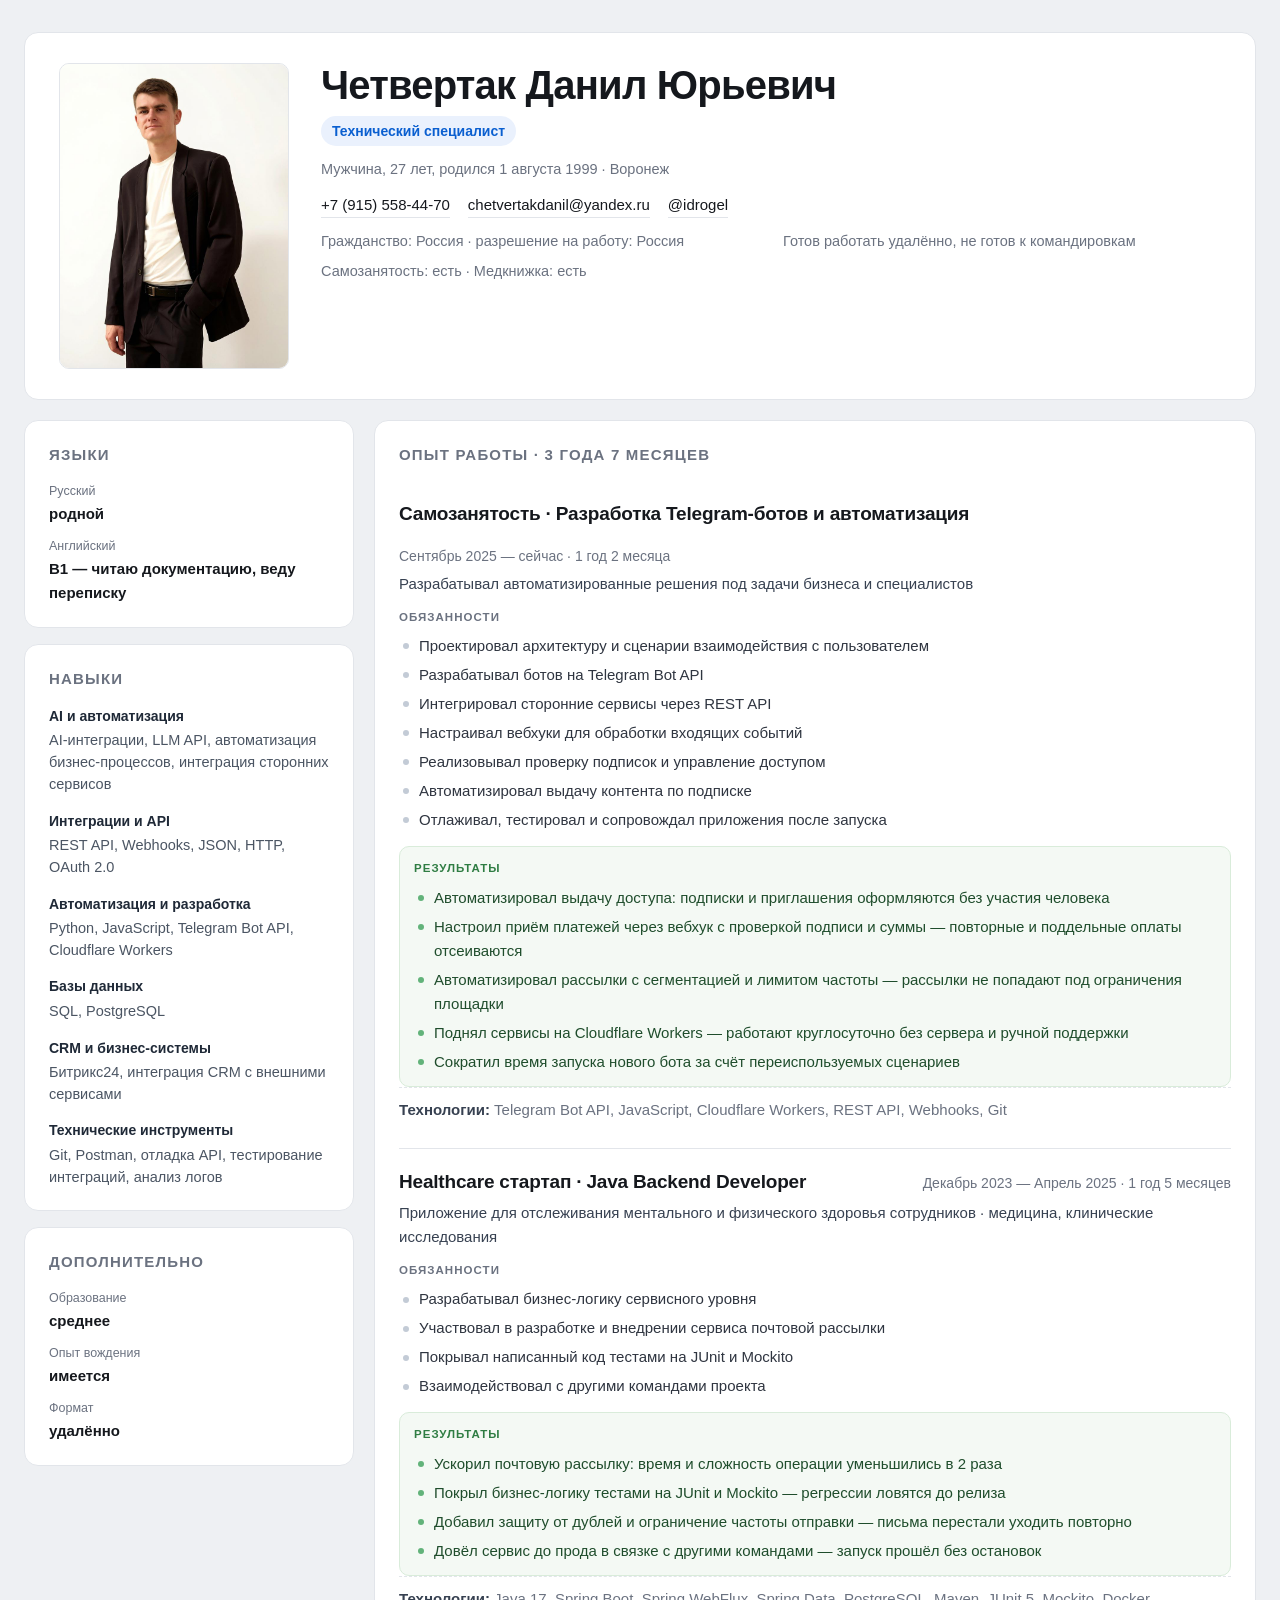
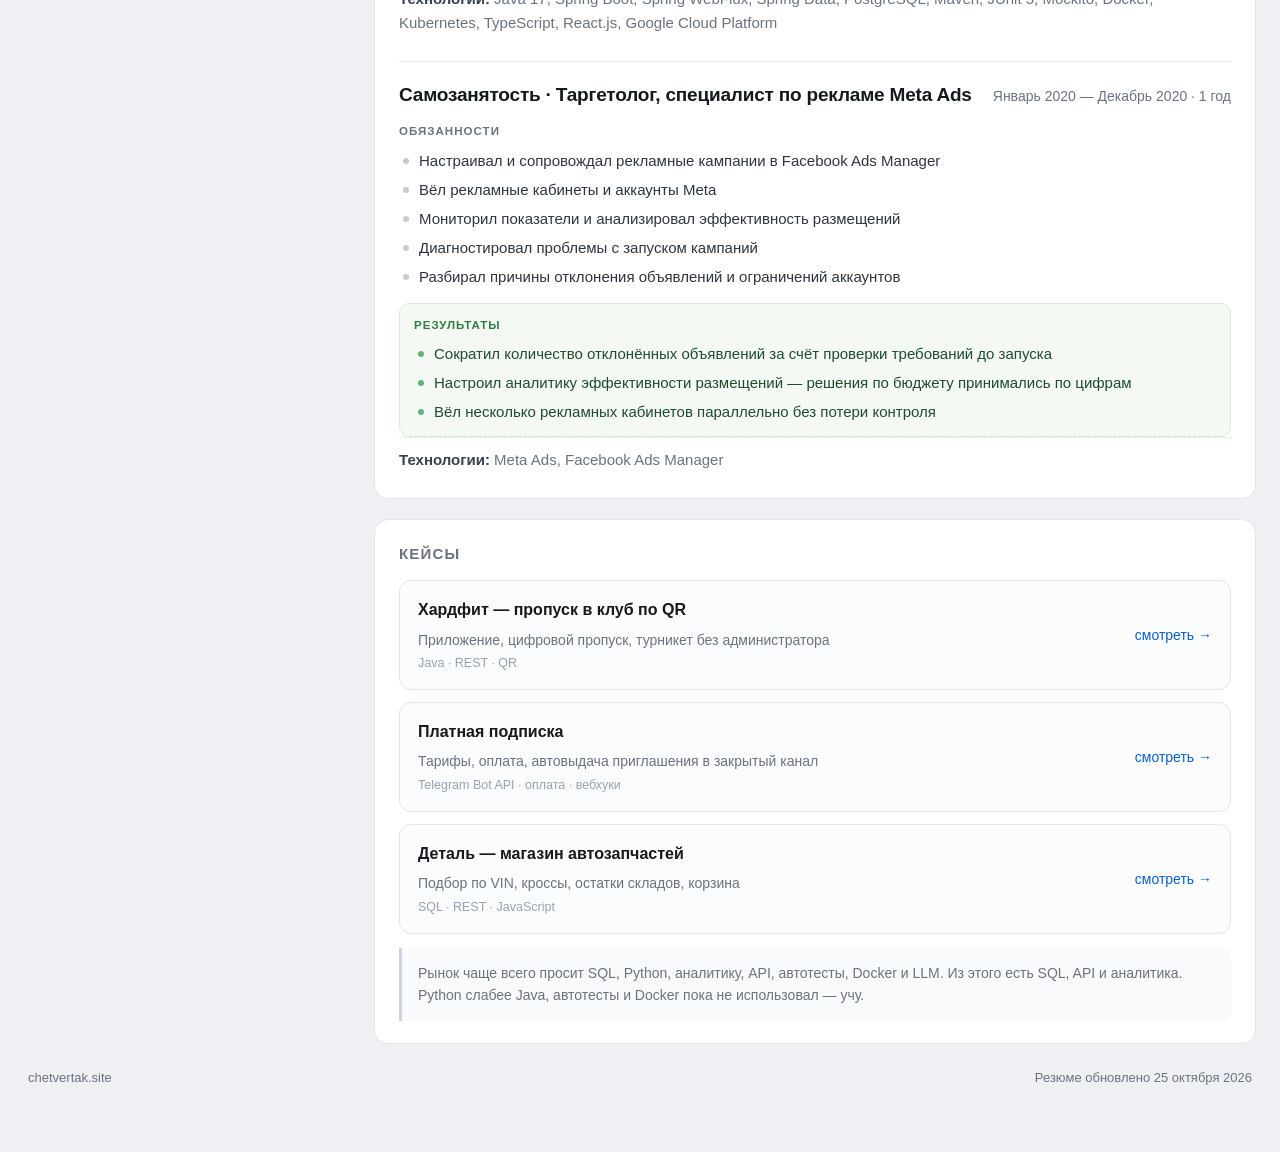
<file: resume-hh.html>
<!DOCTYPE html>
<html lang="ru">
<head>
<meta charset="utf-8">
<meta name="viewport" content="width=device-width, initial-scale=1">
<title>Четвертак Данил — технический специалист</title>
<meta name="description" content="Резюме и портфолио: Java, Telegram-боты, автоматизация. Опыт 3 года 7 месяцев, три кейса.">
<style>
:root{
  --bg:#eef0f3; --card:#fff; --ink:#15181d; --muted:#6b7280; --line:#e2e5ea;
  --accent:#0a5fd0; --accent-soft:#eaf1fd; --radius:14px;
}
*{box-sizing:border-box}
html{background:var(--bg)}
body{margin:0;background:var(--bg);color:var(--ink);font:16px/1.6 -apple-system,"Segoe UI",Roboto,Arial,sans-serif}
.wrap{max-width:1340px;margin:0 auto;padding:32px 24px 64px}
@media(max-width:640px){.wrap{padding:14px 12px 40px}}

/* шапка */
.card{background:var(--card);border:1px solid var(--line);border-radius:var(--radius)}
.hero{display:grid;grid-template-columns:230px 1fr;gap:32px;padding:30px 34px;align-items:start}
@media(max-width:820px){.hero{grid-template-columns:1fr;gap:18px;padding:20px}}
.photo{width:100%;max-width:230px;height:auto;display:block;border-radius:10px;border:1px solid var(--line)}
@media(max-width:820px){.photo{max-width:150px}}
h1{margin:0 0 8px;font-size:clamp(26px,3.2vw,40px);line-height:1.12;font-weight:700;letter-spacing:-.02em}
.role{display:inline-block;margin:0 0 12px;padding:4px 11px;border-radius:100px;background:var(--accent-soft);color:var(--accent);font-size:14px;font-weight:600}
.meta{margin:0 0 12px;color:var(--muted);font-size:14.5px}
.contacts{display:flex;flex-wrap:wrap;gap:10px 18px;font-size:15px;margin-bottom:12px}
.contacts a{color:var(--ink);text-decoration:none;border-bottom:1px solid var(--line)}
.contacts a:hover{color:var(--accent);border-color:var(--accent)}
.facts{display:grid;grid-template-columns:repeat(2,minmax(0,1fr));gap:6px 24px;color:var(--muted);font-size:14.5px}
@media(max-width:640px){.facts{grid-template-columns:1fr}}

/* сетка */
.layout{display:grid;grid-template-columns:330px 1fr;gap:20px;margin-top:20px;align-items:start}
@media(max-width:960px){.layout{grid-template-columns:1fr}}
.side{display:grid;gap:16px}
@media(min-width:961px){.side{position:sticky;top:20px}}
.block{padding:22px 24px}
@media(max-width:640px){.block{padding:18px}}
h2{margin:0 0 14px;font-size:15px;letter-spacing:.08em;text-transform:uppercase;color:var(--muted);font-weight:700}

/* контакты в сайдбаре */
.list{display:grid;gap:10px;font-size:15px}
.list div{display:grid;gap:1px}
.list span{color:var(--muted);font-size:12.5px}
.list a{color:var(--accent);text-decoration:none}
.list b{font-weight:600}

/* навыки */
.tags{display:flex;flex-wrap:wrap;gap:7px}
.tag{font-size:13.5px;padding:4px 10px;border-radius:7px;background:#f4f6f9;border:1px solid var(--line);color:#374151}
.tag.hot{background:var(--accent-soft);border-color:#cfe0fb;color:#0b4aa8}

.skill-groups{display:grid;gap:14px}
.sg h3{margin:0 0 3px;font-size:14px;font-weight:700;color:#1f2937}
.sg p{margin:0;font-size:14.5px;line-height:1.5;color:#4b5563}
/* опыт */
.part{margin-top:12px}
.part-h{display:block;font-size:11.5px;letter-spacing:.09em;text-transform:uppercase;color:#6b7280;font-weight:700;margin-bottom:5px}
.part ul{margin:0;padding:0;list-style:none;display:grid;gap:4px}
.part li{position:relative;padding-left:20px;font-size:15px;color:#2f3540}
.part li::before{content:"";position:absolute;left:4px;top:.62em;width:6px;height:6px;border-radius:50%;background:#c3cbd6}
.part.results{margin-top:14px;padding:12px 14px;background:#f4f9f4;border:1px solid #d9ecda;border-radius:10px}
.part.results .part-h{color:#2f7d43}
.part.results li{color:#1f4d2c}
.part.results li::before{background:#62b37a}
/* опыт */
.job{padding:18px 0;border-bottom:1px solid var(--line)}
.job:last-child{border-bottom:0}
@media(max-width:640px){.job{padding:14px 0}}
.job-top{display:flex;justify-content:space-between;gap:16px;flex-wrap:wrap;align-items:baseline}
.job h3{margin:0;font-size:19px;font-weight:700;letter-spacing:-.01em}
.job .when{color:var(--muted);font-size:14px;white-space:nowrap}
.job .sub{margin:4px 0 10px;color:#374151;font-size:15px}
.job p{margin:0 0 8px;font-size:15px}
.job ul{margin:8px 0 0;padding:0;list-style:none;display:grid;gap:5px}
.job li{position:relative;padding-left:20px;font-size:15px;color:#2f3540}
.job li::before{content:"";position:absolute;left:4px;top:.62em;width:6px;height:6px;border-radius:50%;background:#c3cbd6}
.tech{margin-top:12px;padding-top:10px;border-top:1px dashed var(--line);font-size:14px;color:var(--muted)}
.tech b{color:#374151;font-weight:600}

/* кейсы */
.cases{display:grid;gap:12px}
.case{display:grid;grid-template-columns:1fr auto;gap:6px 16px;align-items:center;padding:16px 18px;border:1px solid var(--line);border-radius:12px;text-decoration:none;color:inherit;background:#fbfcfd;transition:.15s}
.case:hover{border-color:#bcd3f5;background:#f6f9fe}
.case b{font-size:16px;font-weight:700}
.case span{grid-column:1;color:var(--muted);font-size:14px}
.case i{grid-row:1/3;grid-column:2;font-style:normal;color:var(--accent);font-size:14px;white-space:nowrap}
.case em{font-style:normal;display:block;font-size:12.5px;color:#98a2b3;margin-top:2px}

.note{margin:14px 0 0;font-size:14px;color:var(--muted);padding:14px 16px;border-left:3px solid #cbd5e1;background:#f8fafc;border-radius:0 8px 8px 0}
.foot{display:flex;justify-content:space-between;gap:14px;flex-wrap:wrap;margin-top:24px;color:var(--muted);font-size:13px;padding:0 4px}
a{color:var(--accent)}
</style>
</head>
<body>
<div class="wrap">

  <section class="card hero">
    <img class="photo" src="img/photo.jpg" alt="Данил Четвертак">
    <div>
      <h1>Четвертак Данил Юрьевич</h1>
      <div class="role">Технический специалист</div>
      <p class="meta">Мужчина, 27 лет, родился 1 августа 1999 · Воронеж</p>
      <div class="contacts">
        <a href="tel:+79155584470">+7 (915) 558-44-70</a>
        <a href="mailto:chetvertakdanil@yandex.ru">chetvertakdanil@yandex.ru</a>
        <a href="https://t.me/idrogel">@idrogel</a>
      </div>
      <div class="facts">
        <div>Гражданство: Россия · разрешение на работу: Россия</div>
        <div>Готов работать удалённо, не готов к командировкам</div>
        <div>Самозанятость: есть · Медкнижка: есть</div>
      </div>
    </div>
  </section>

  <div class="layout">

    <aside class="side">
      <section class="card block">
        <h2>Языки</h2>
        <div class="list">
          <div><span>Русский</span><b>родной</b></div>
          <div><span>Английский</span><b>B1 — читаю документацию, веду переписку</b></div>
        </div>
      </section>

      <section class="card block">
        <h2>Навыки</h2>
        <div class="skill-groups">
          <div class="sg"><h3>AI и автоматизация</h3><p>AI-интеграции, LLM API, автоматизация бизнес-процессов, интеграция сторонних сервисов</p></div>
          <div class="sg"><h3>Интеграции и API</h3><p>REST API, Webhooks, JSON, HTTP, OAuth 2.0</p></div>
          <div class="sg"><h3>Автоматизация и разработка</h3><p>Python, JavaScript, Telegram Bot API, Cloudflare Workers</p></div>
          <div class="sg"><h3>Базы данных</h3><p>SQL, PostgreSQL</p></div>
          <div class="sg"><h3>CRM и бизнес-системы</h3><p>Битрикс24, интеграция CRM с внешними сервисами</p></div>
          <div class="sg"><h3>Технические инструменты</h3><p>Git, Postman, отладка API, тестирование интеграций, анализ логов</p></div>
        </div>
      </section>

      <section class="card block">
        <h2>Дополнительно</h2>
        <div class="list">
          <div><span>Образование</span><b>среднее</b></div>
          <div><span>Опыт вождения</span><b>имеется</b></div>
          <div><span>Формат</span><b>удалённо</b></div>
        </div>
      </section>
    </aside>

    <main>
      <section class="card block" style="margin-bottom:20px;padding-bottom:0">
        <h2>Опыт работы · 3 года 7 месяцев</h2>
        
        <article class="job">
          <div class="job-top">
            <h3>Самозанятость · Разработка Telegram-ботов и автоматизация</h3>
            <span class="when">Сентябрь 2025 — сейчас · 1 год 2 месяца</span>
          </div>
          <p class="sub">Разрабатывал автоматизированные решения под задачи бизнеса и специалистов</p>
          <div class="part"><span class="part-h">Обязанности</span>
            <ul><li>Проектировал архитектуру и сценарии взаимодействия с пользователем</li><li>Разрабатывал ботов на Telegram Bot API</li><li>Интегрировал сторонние сервисы через REST API</li><li>Настраивал вебхуки для обработки входящих событий</li><li>Реализовывал проверку подписок и управление доступом</li><li>Автоматизировал выдачу контента по подписке</li><li>Отлаживал, тестировал и сопровождал приложения после запуска</li></ul>
          </div>
          <div class="part results"><span class="part-h">Результаты</span>
            <ul><li>Автоматизировал выдачу доступа: подписки и приглашения оформляются без участия человека</li><li>Настроил приём платежей через вебхук с проверкой подписи и суммы — повторные и поддельные оплаты отсеиваются</li><li>Автоматизировал рассылки с сегментацией и лимитом частоты — рассылки не попадают под ограничения площадки</li><li>Поднял сервисы на Cloudflare Workers — работают круглосуточно без сервера и ручной поддержки</li><li>Сократил время запуска нового бота за счёт переиспользуемых сценариев</li></ul>
          </div>
          <p class="tech"><b>Технологии:</b> Telegram Bot API, JavaScript, Cloudflare Workers, REST API, Webhooks, Git</p>
        </article>
        <article class="job">
          <div class="job-top">
            <h3>Healthcare стартап · Java Backend Developer</h3>
            <span class="when">Декабрь 2023 — Апрель 2025 · 1 год 5 месяцев</span>
          </div>
          <p class="sub">Приложение для отслеживания ментального и физического здоровья сотрудников · медицина, клинические исследования</p>
          <div class="part"><span class="part-h">Обязанности</span>
            <ul><li>Разрабатывал бизнес-логику сервисного уровня</li><li>Участвовал в разработке и внедрении сервиса почтовой рассылки</li><li>Покрывал написанный код тестами на JUnit и Mockito</li><li>Взаимодействовал с другими командами проекта</li></ul>
          </div>
          <div class="part results"><span class="part-h">Результаты</span>
            <ul><li>Ускорил почтовую рассылку: время и сложность операции уменьшились в 2 раза</li><li>Покрыл бизнес-логику тестами на JUnit и Mockito — регрессии ловятся до релиза</li><li>Добавил защиту от дублей и ограничение частоты отправки — письма перестали уходить повторно</li><li>Довёл сервис до прода в связке с другими командами — запуск прошёл без остановок</li></ul>
          </div>
          <p class="tech"><b>Технологии:</b> Java 17, Spring Boot, Spring WebFlux, Spring Data, PostgreSQL, Maven, JUnit 5, Mockito, Docker, Kubernetes, TypeScript, React.js, Google Cloud Platform</p>
        </article>
        <article class="job">
          <div class="job-top">
            <h3>Самозанятость · Таргетолог, специалист по рекламе Meta Ads</h3>
            <span class="when">Январь 2020 — Декабрь 2020 · 1 год</span>
          </div>
          
          <div class="part"><span class="part-h">Обязанности</span>
            <ul><li>Настраивал и сопровождал рекламные кампании в Facebook Ads Manager</li><li>Вёл рекламные кабинеты и аккаунты Meta</li><li>Мониторил показатели и анализировал эффективность размещений</li><li>Диагностировал проблемы с запуском кампаний</li><li>Разбирал причины отклонения объявлений и ограничений аккаунтов</li></ul>
          </div>
          <div class="part results"><span class="part-h">Результаты</span>
            <ul><li>Сократил количество отклонённых объявлений за счёт проверки требований до запуска</li><li>Настроил аналитику эффективности размещений — решения по бюджету принимались по цифрам</li><li>Вёл несколько рекламных кабинетов параллельно без потери контроля</li></ul>
          </div>
          <p class="tech"><b>Технологии:</b> Meta Ads, Facebook Ads Manager</p>
        </article></section>

      <section class="card block">
        <h2>Кейсы</h2>
        <div class="cases">
          <a class="case" href="хардфит.html">
            <b>Хардфит — пропуск в клуб по QR</b>
            <span>Приложение, цифровой пропуск, турникет без администратора<em>Java · REST · QR</em></span>
            <i>смотреть →</i>
          </a>
          <a class="case" href="бот-канал.html">
            <b>Платная подписка</b>
            <span>Тарифы, оплата, автовыдача приглашения в закрытый канал<em>Telegram Bot API · оплата · вебхуки</em></span>
            <i>смотреть →</i>
          </a>
          <a class="case" href="деталь.html">
            <b>Деталь — магазин автозапчастей</b>
            <span>Подбор по VIN, кроссы, остатки складов, корзина<em>SQL · REST · JavaScript</em></span>
            <i>смотреть →</i>
          </a>
        </div>
        <p class="note">Рынок чаще всего просит SQL, Python, аналитику, API, автотесты, Docker и LLM. Из этого есть SQL, API и аналитика. Python слабее Java, автотесты и Docker пока не использовал — учу.</p>
      </section>
    </main>
  </div>

  <div class="foot"><span>chetvertak.site</span><span>Резюме обновлено 25 октября 2026</span></div>
</div>
</body>
</html>
</file>
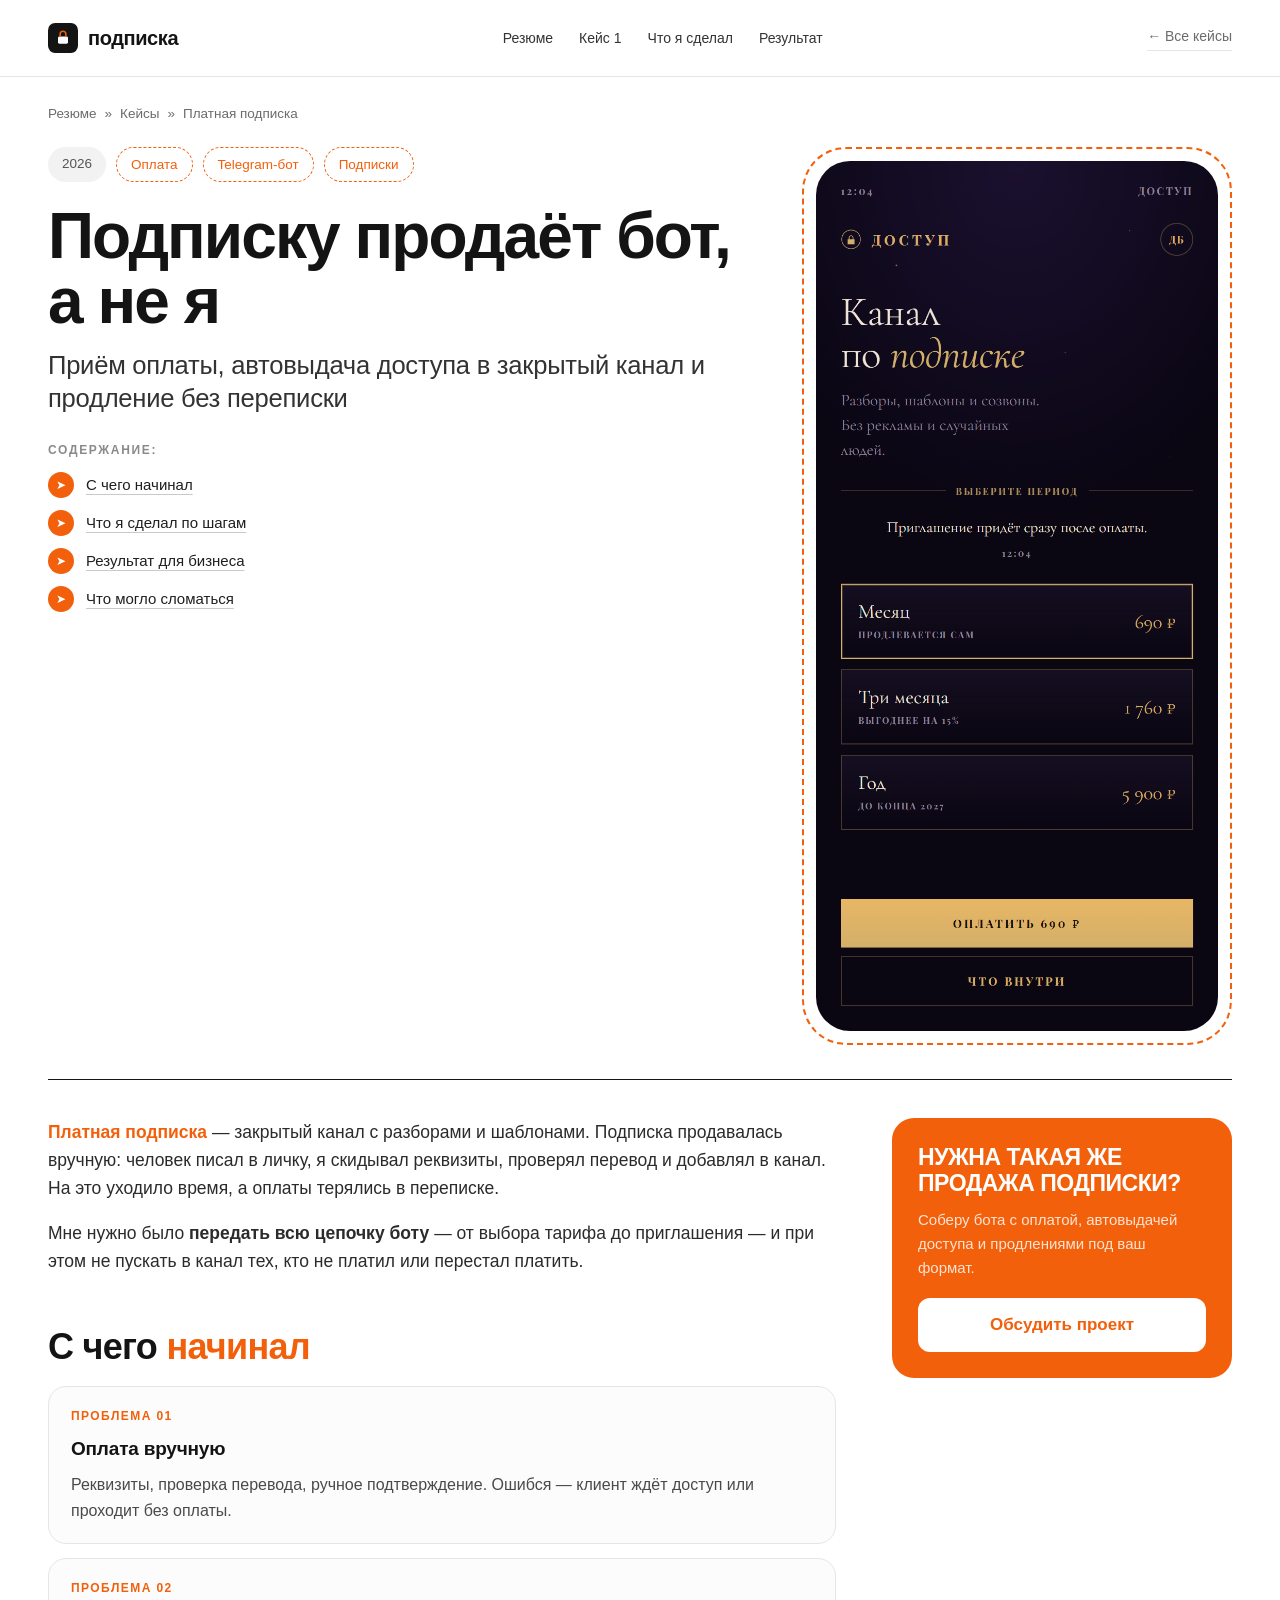
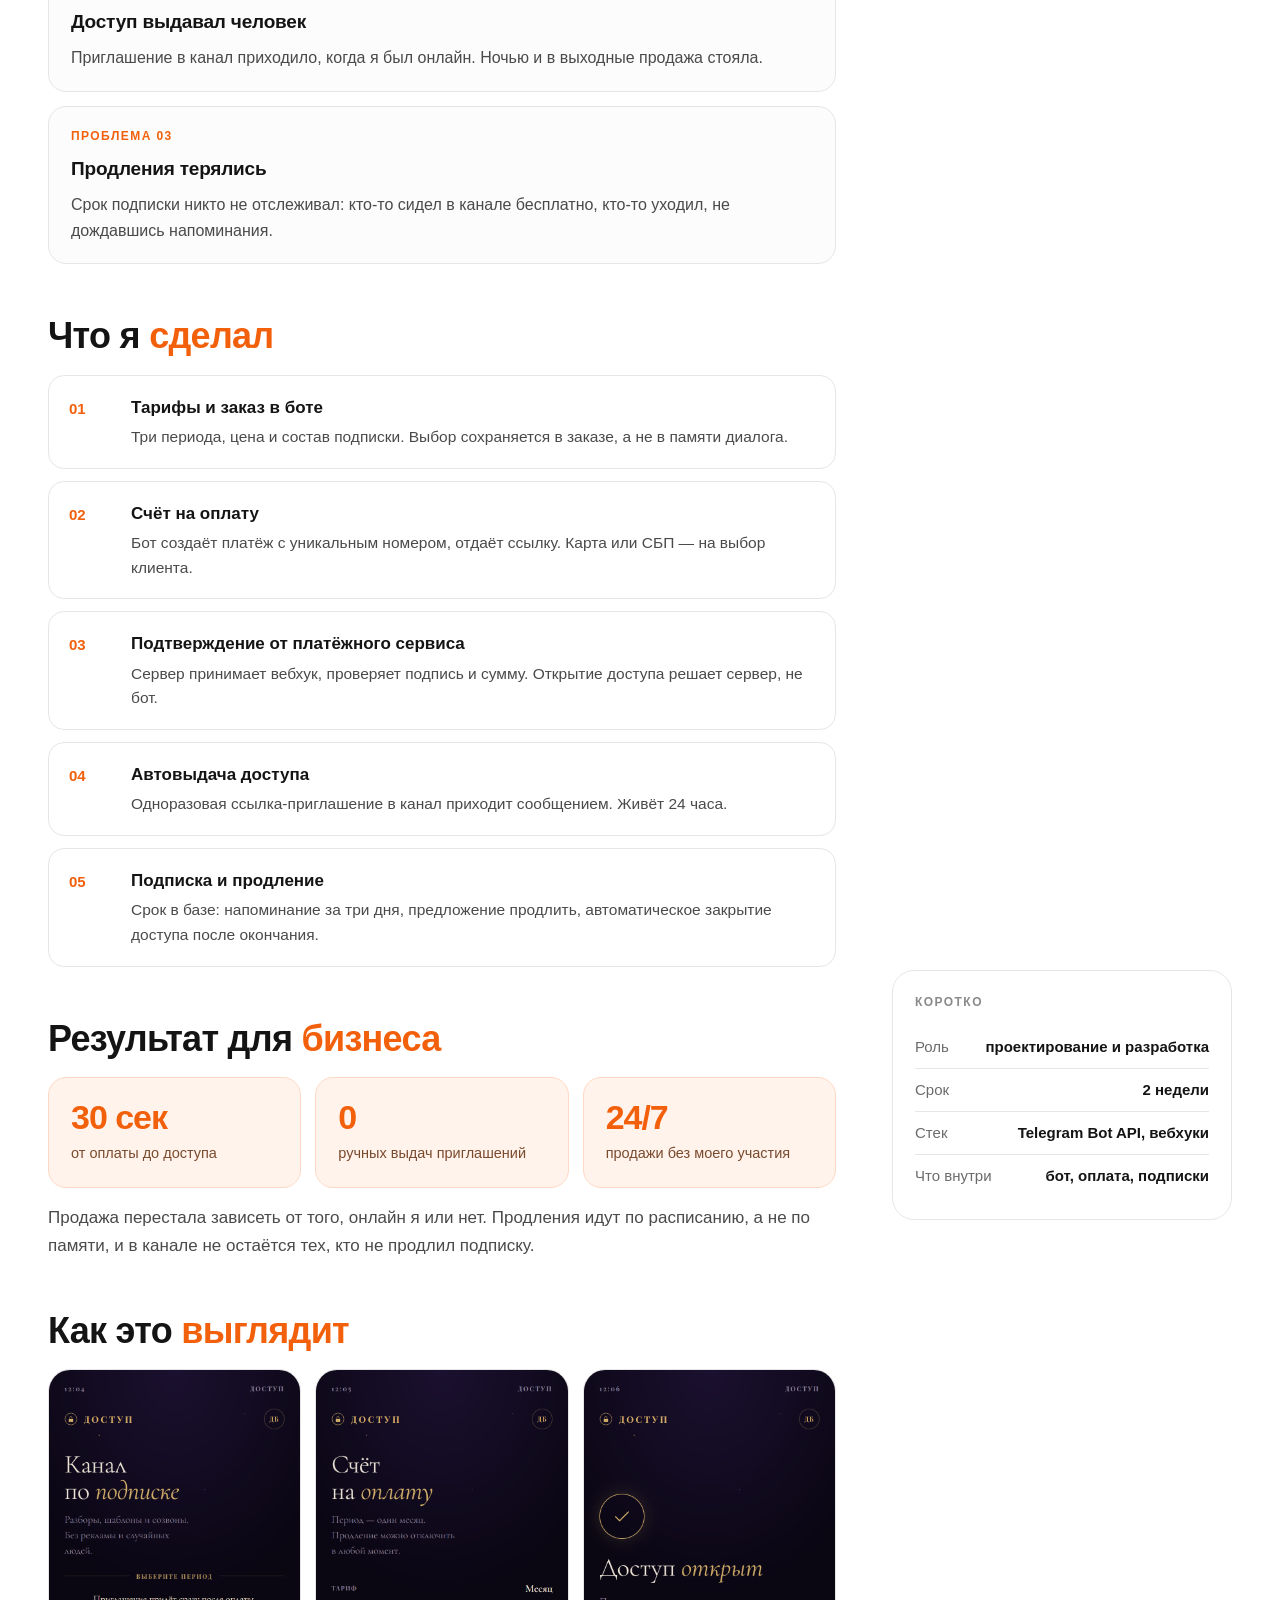
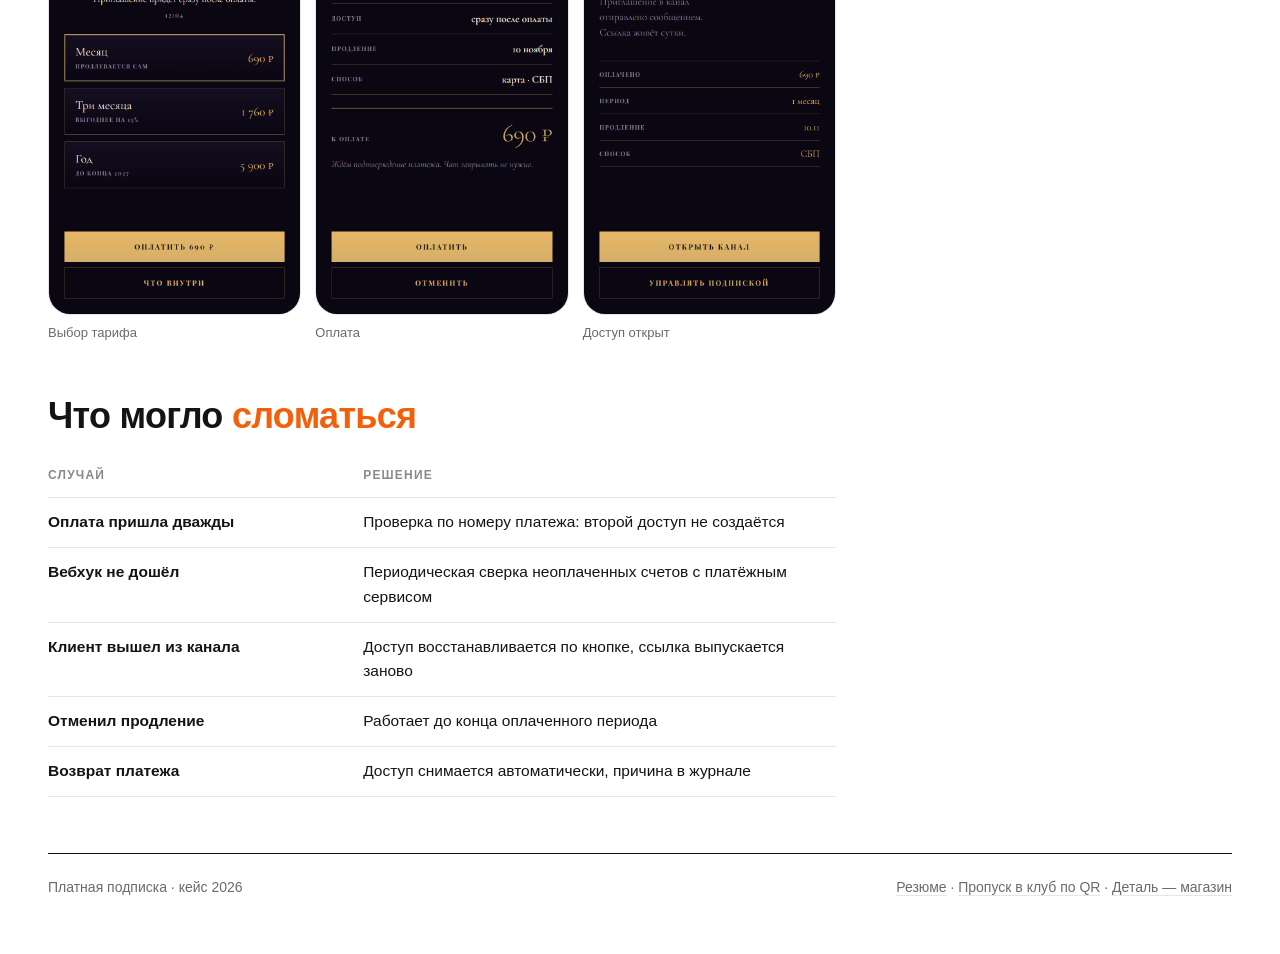
<file: бот-канал.html>
<!DOCTYPE html>
<html lang="ru">
<head>
<meta charset="utf-8">
<meta name="viewport" content="width=device-width, initial-scale=1">
<title>Платная подписка на закрытый канал | кейс</title>
<meta name="description" content="Кейс: бот продаёт подписку на закрытый канал, принимает оплату и сам выдаёт доступ.">
<link rel="stylesheet" href="case2.css">
</head>
<body>

<div class="top">
  <div class="wrap top-in">
    <a class="logo" href="index.html" style="text-decoration:none;color:inherit">
      <svg width="30" height="30" viewBox="0 0 42 42"><rect width="42" height="42" rx="10" fill="#141414"/><rect x="14" y="19" width="14" height="10" rx="2" fill="#fff"/><path d="M17 19v-3.4a4 4 0 0 1 8 0V19" fill="none" stroke="#f2600c" stroke-width="2.2"/></svg>
      подписка
    </a>
    <nav class="nav">
      <a href="index.html">Резюме</a>
      <a href="хардфит.html">Кейс 1</a>
      <a href="#steps">Что я сделал</a>
      <a href="#result">Результат</a>
    </nav>
    <a class="back" href="index.html">← Все кейсы</a>
  </div>
</div>

<div class="wrap">
  <div class="crumbs"><a href="index.html">Резюме</a><span>»</span><a href="index.html#cases">Кейсы</a><span>»</span>Платная подписка</div>

  <section class="hero">
    <div>
      <div class="chips">
        <span class="chip date">2026</span>
        <span class="chip">Оплата</span>
        <span class="chip">Telegram-бот</span>
        <span class="chip">Подписки</span>
      </div>
      <h1>Подписку продаёт бот, <mark>а не я</mark></h1>
      <p class="sub">Приём оплаты, автовыдача доступа в закрытый канал и продление без переписки</p>
      <div class="toc">
        <b>Содержание:</b>
        <a href="#problems"><span class="arr">➤</span><u>С чего начинал</u></a>
        <a href="#steps"><span class="arr">➤</span><u>Что я сделал по шагам</u></a>
        <a href="#result"><span class="arr">➤</span><u>Результат для бизнеса</u></a>
        <a href="#edges"><span class="arr">➤</span><u>Что могло сломаться</u></a>
      </div>
    </div>
    <div class="hero-img"><img src="img/bot-offer.png" alt="Экран выбора тарифа"></div>
  </section>

  <div class="body-grid">
    <main>
      <div class="lead">
        <p><span class="hl">Платная подписка</span> — закрытый канал с разборами и шаблонами. Подписка продавалась вручную: человек писал в личку, я скидывал реквизиты, проверял перевод и добавлял в канал. На это уходило время, а оплаты терялись в переписке.</p>
        <p>Мне нужно было <b>передать всю цепочку боту</b> — от выбора тарифа до приглашения — и при этом не пускать в канал тех, кто не платил или перестал платить.</p>
      </div>

      <h2 id="problems">С чего <span>начинал</span></h2>
      <div class="problems">
        <div class="prob"><span class="num">ПРОБЛЕМА 01</span><h3>Оплата вручную</h3><p>Реквизиты, проверка перевода, ручное подтверждение. Ошибся — клиент ждёт доступ или проходит без оплаты.</p></div>
        <div class="prob"><span class="num">ПРОБЛЕМА 02</span><h3>Доступ выдавал человек</h3><p>Приглашение в канал приходило, когда я был онлайн. Ночью и в выходные продажа стояла.</p></div>
        <div class="prob"><span class="num">ПРОБЛЕМА 03</span><h3>Продления терялись</h3><p>Срок подписки никто не отслеживал: кто-то сидел в канале бесплатно, кто-то уходил, не дождавшись напоминания.</p></div>
      </div>

      <h2 id="steps">Что я <span>сделал</span></h2>
      <div class="steps">
        <div class="step"><div><b>Тарифы и заказ в боте</b><p>Три периода, цена и состав подписки. Выбор сохраняется в заказе, а не в памяти диалога.</p></div></div>
        <div class="step"><div><b>Счёт на оплату</b><p>Бот создаёт платёж с уникальным номером, отдаёт ссылку. Карта или СБП — на выбор клиента.</p></div></div>
        <div class="step"><div><b>Подтверждение от платёжного сервиса</b><p>Сервер принимает вебхук, проверяет подпись и сумму. Открытие доступа решает сервер, не бот.</p></div></div>
        <div class="step"><div><b>Автовыдача доступа</b><p>Одноразовая ссылка-приглашение в канал приходит сообщением. Живёт 24 часа.</p></div></div>
        <div class="step"><div><b>Подписка и продление</b><p>Срок в базе: напоминание за три дня, предложение продлить, автоматическое закрытие доступа после окончания.</p></div></div>
      </div>

      <h2 id="result">Результат для <span>бизнеса</span></h2>
      <div class="nums">
        <div class="num-card"><b>30 сек</b><span>от оплаты до доступа</span></div>
        <div class="num-card"><b>0</b><span>ручных выдач приглашений</span></div>
        <div class="num-card"><b>24/7</b><span>продажи без моего участия</span></div>
      </div>
      <p style="margin-top:16px;color:#4a4a4a">Продажа перестала зависеть от того, онлайн я или нет. Продления идут по расписанию, а не по памяти, и в канале не остаётся тех, кто не продлил подписку.</p>

      <h2>Как это <span>выглядит</span></h2>
      <div class="gallery">
        <figure><img src="img/bot-offer.png" alt="Выбор тарифа"><figcaption>Выбор тарифа</figcaption></figure>
        <figure><img src="img/bot-pay.png" alt="Оплата"><figcaption>Оплата</figcaption></figure>
        <figure><img src="img/bot-ok.png" alt="Доступ открыт"><figcaption>Доступ открыт</figcaption></figure>
      </div>

      <h2 id="edges">Что могло <span>сломаться</span></h2>
      <table class="edges">
        <tr><th>Случай</th><th>Решение</th></tr>
        <tr><td>Оплата пришла дважды</td><td>Проверка по номеру платежа: второй доступ не создаётся</td></tr>
        <tr><td>Вебхук не дошёл</td><td>Периодическая сверка неоплаченных счетов с платёжным сервисом</td></tr>
        <tr><td>Клиент вышел из канала</td><td>Доступ восстанавливается по кнопке, ссылка выпускается заново</td></tr>
        <tr><td>Отменил продление</td><td>Работает до конца оплаченного периода</td></tr>
        <tr><td>Возврат платежа</td><td>Доступ снимается автоматически, причина в журнале</td></tr>
      </table>
    </main>

    <aside class="aside">
      <div class="cta">
        <b>Нужна такая же продажа подписки?</b>
        <p>Соберу бота с оплатой, автовыдачей доступа и продлениями под ваш формат.</p>
        <a href="index.html#contact">Обсудить проект</a>
      </div>
      <div class="facts">
        <h4>Коротко</h4>
        <div><span>Роль</span><b>проектирование и разработка</b></div>
        <div><span>Срок</span><b>2 недели</b></div>
        <div><span>Стек</span><b>Telegram Bot API, вебхуки</b></div>
        <div><span>Что внутри</span><b>бот, оплата, подписки</b></div>
      </div>
    </aside>
  </div>

  <div class="foot">
    <span>Платная подписка · кейс 2026</span>
    <span><a href="index.html">Резюме</a> · <a href="хардфит.html">Пропуск в клуб по QR</a> · <a href="деталь.html">Деталь — магазин</a></span>
  </div>
</div>

</body>
</html>
</file>
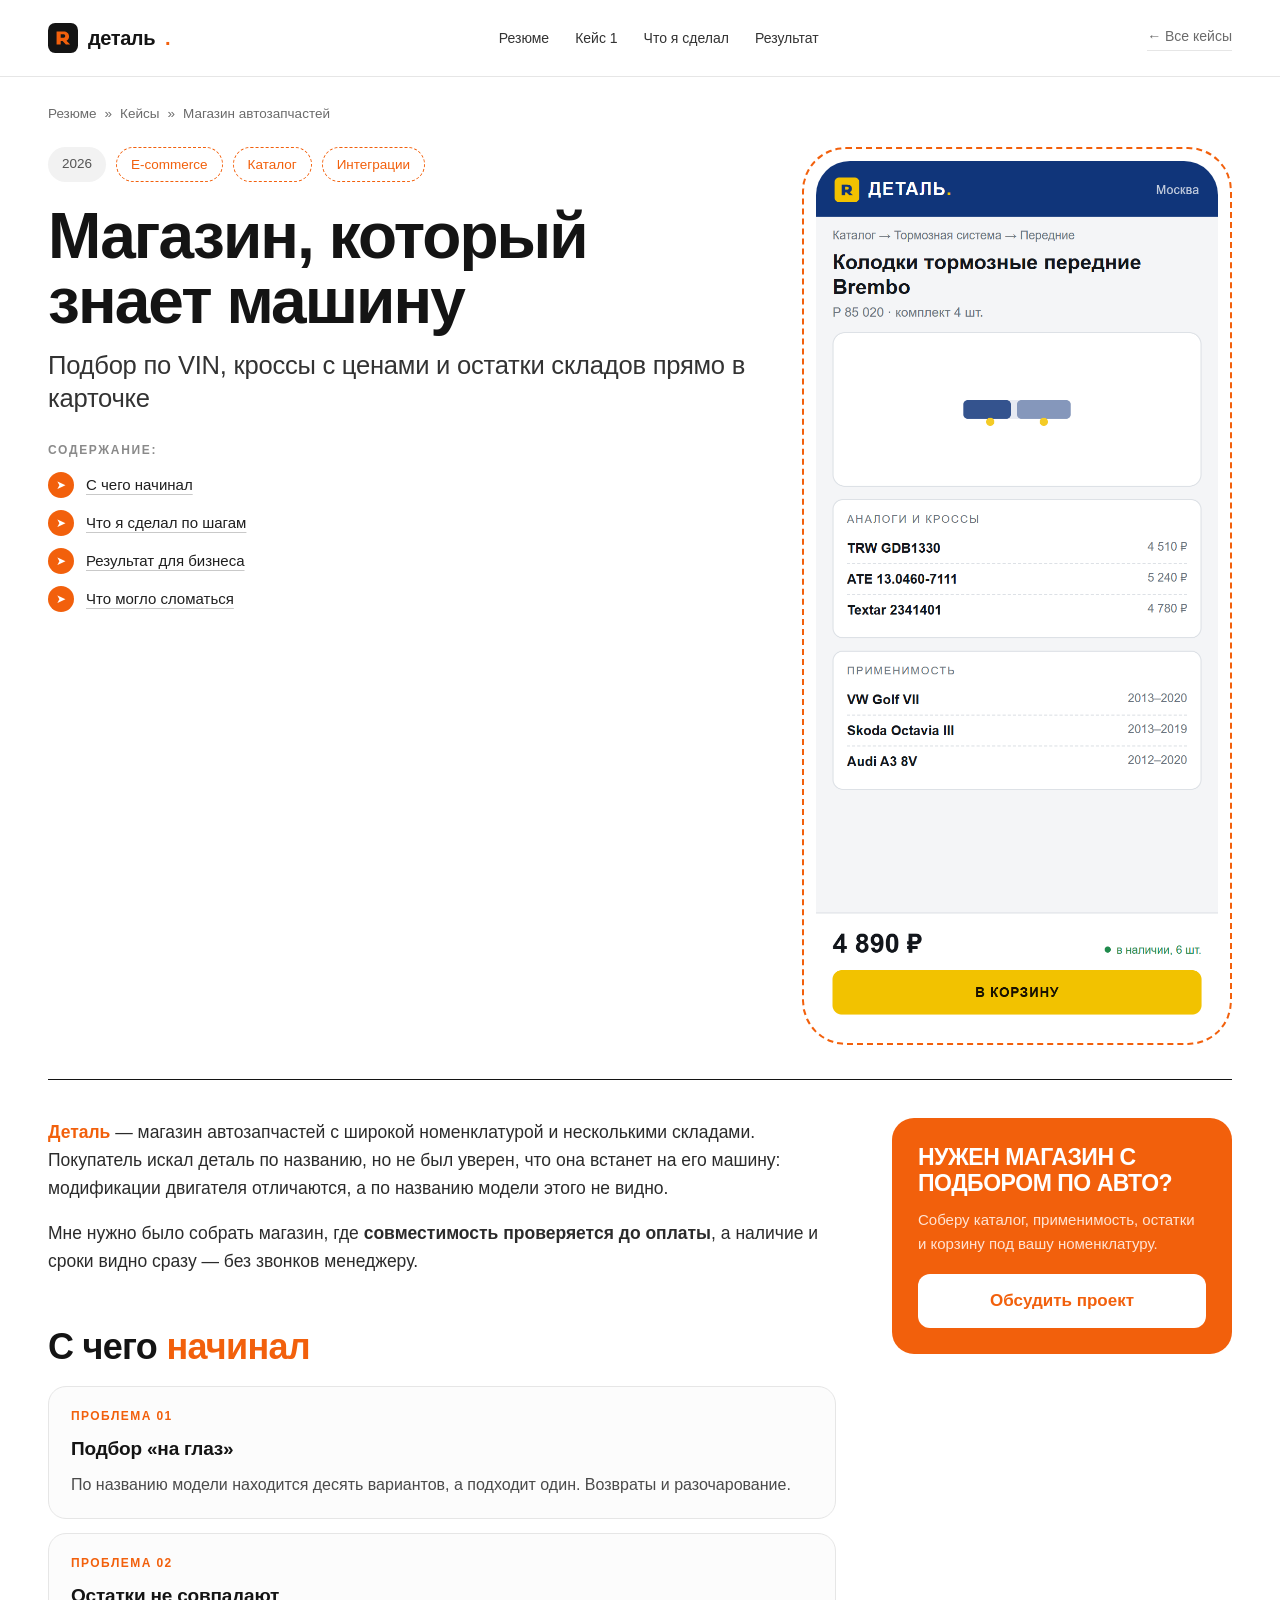
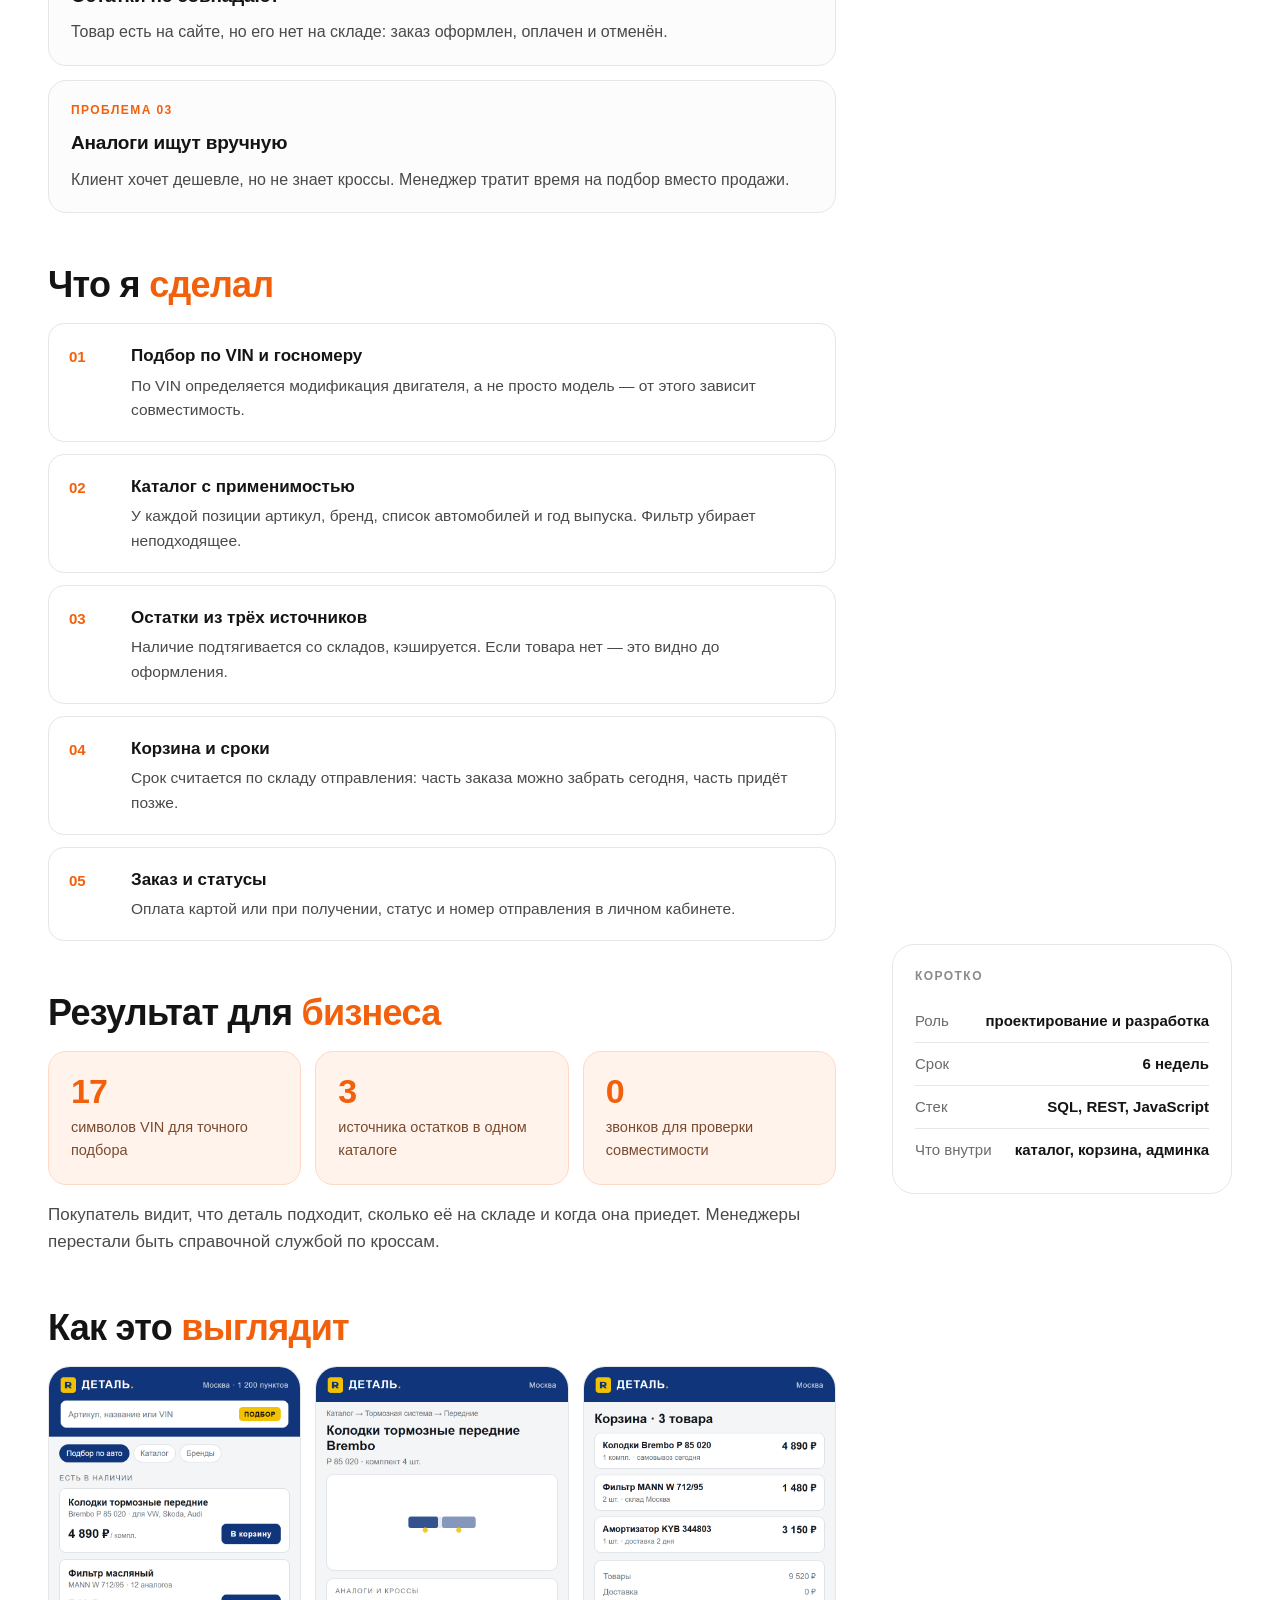
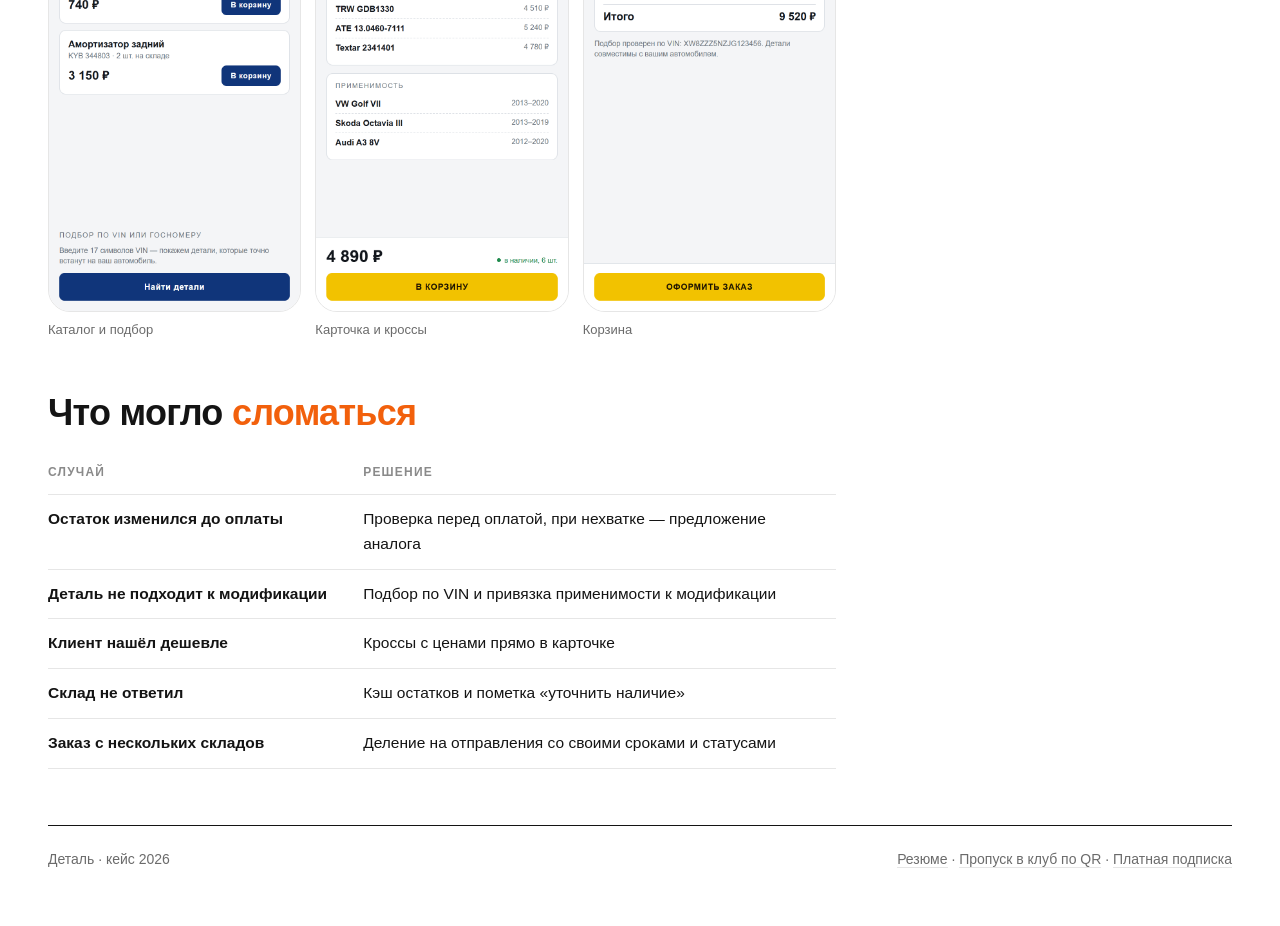
<file: деталь.html>
<!DOCTYPE html>
<html lang="ru">
<head>
<meta charset="utf-8">
<meta name="viewport" content="width=device-width, initial-scale=1">
<title>Деталь — магазин автозапчастей | кейс</title>
<meta name="description" content="Кейс: магазин автозапчастей с подбором по VIN, кроссами и остатками складов.">
<link rel="stylesheet" href="case2.css">
</head>
<body>

<div class="top">
  <div class="wrap top-in">
    <a class="logo" href="index.html" style="text-decoration:none;color:inherit">
      <svg width="30" height="30" viewBox="0 0 42 42"><rect width="42" height="42" rx="10" fill="#141414"/><path d="M12 30V12h9.5c5 0 8 2.8 8 7 0 2.7-1.3 4.8-3.6 5.9L31 30h-6l-4.6-4.7h-2.6V30H12zm5.8-9.4h3.4c1.9 0 2.9-.9 2.9-2.5s-1-2.5-2.9-2.5h-3.4v5z" fill="#f2600c"/></svg>
      деталь<i>.</i>
    </a>
    <nav class="nav">
      <a href="index.html">Резюме</a>
      <a href="хардфит.html">Кейс 1</a>
      <a href="#steps">Что я сделал</a>
      <a href="#result">Результат</a>
    </nav>
    <a class="back" href="index.html">← Все кейсы</a>
  </div>
</div>

<div class="wrap">
  <div class="crumbs"><a href="index.html">Резюме</a><span>»</span><a href="index.html#cases">Кейсы</a><span>»</span>Магазин автозапчастей</div>

  <section class="hero">
    <div>
      <div class="chips">
        <span class="chip date">2026</span>
        <span class="chip">E-commerce</span>
        <span class="chip">Каталог</span>
        <span class="chip">Интеграции</span>
      </div>
      <h1>Магазин, который <mark>знает машину</mark></h1>
      <p class="sub">Подбор по VIN, кроссы с ценами и остатки складов прямо в карточке</p>
      <div class="toc">
        <b>Содержание:</b>
        <a href="#problems"><span class="arr">➤</span><u>С чего начинал</u></a>
        <a href="#steps"><span class="arr">➤</span><u>Что я сделал по шагам</u></a>
        <a href="#result"><span class="arr">➤</span><u>Результат для бизнеса</u></a>
        <a href="#edges"><span class="arr">➤</span><u>Что могло сломаться</u></a>
      </div>
    </div>
    <div class="hero-img"><img src="img/auto-product.png" alt="Карточка товара с аналогами"></div>
  </section>

  <div class="body-grid">
    <main>
      <div class="lead">
        <p><span class="hl">Деталь</span> — магазин автозапчастей с широкой номенклатурой и несколькими складами. Покупатель искал деталь по названию, но не был уверен, что она встанет на его машину: модификации двигателя отличаются, а по названию модели этого не видно.</p>
        <p>Мне нужно было собрать магазин, где <b>совместимость проверяется до оплаты</b>, а наличие и сроки видно сразу — без звонков менеджеру.</p>
      </div>

      <h2 id="problems">С чего <span>начинал</span></h2>
      <div class="problems">
        <div class="prob"><span class="num">ПРОБЛЕМА 01</span><h3>Подбор «на глаз»</h3><p>По названию модели находится десять вариантов, а подходит один. Возвраты и разочарование.</p></div>
        <div class="prob"><span class="num">ПРОБЛЕМА 02</span><h3>Остатки не совпадают</h3><p>Товар есть на сайте, но его нет на складе: заказ оформлен, оплачен и отменён.</p></div>
        <div class="prob"><span class="num">ПРОБЛЕМА 03</span><h3>Аналоги ищут вручную</h3><p>Клиент хочет дешевле, но не знает кроссы. Менеджер тратит время на подбор вместо продажи.</p></div>
      </div>

      <h2 id="steps">Что я <span>сделал</span></h2>
      <div class="steps">
        <div class="step"><div><b>Подбор по VIN и госномеру</b><p>По VIN определяется модификация двигателя, а не просто модель — от этого зависит совместимость.</p></div></div>
        <div class="step"><div><b>Каталог с применимостью</b><p>У каждой позиции артикул, бренд, список автомобилей и год выпуска. Фильтр убирает неподходящее.</p></div></div>
        <div class="step"><div><b>Остатки из трёх источников</b><p>Наличие подтягивается со складов, кэшируется. Если товара нет — это видно до оформления.</p></div></div>
        <div class="step"><div><b>Корзина и сроки</b><p>Срок считается по складу отправления: часть заказа можно забрать сегодня, часть придёт позже.</p></div></div>
        <div class="step"><div><b>Заказ и статусы</b><p>Оплата картой или при получении, статус и номер отправления в личном кабинете.</p></div></div>
      </div>

      <h2 id="result">Результат для <span>бизнеса</span></h2>
      <div class="nums">
        <div class="num-card"><b>17</b><span>символов VIN для точного подбора</span></div>
        <div class="num-card"><b>3</b><span>источника остатков в одном каталоге</span></div>
        <div class="num-card"><b>0</b><span>звонков для проверки совместимости</span></div>
      </div>
      <p style="margin-top:16px;color:#4a4a4a">Покупатель видит, что деталь подходит, сколько её на складе и когда она приедет. Менеджеры перестали быть справочной службой по кроссам.</p>

      <h2>Как это <span>выглядит</span></h2>
      <div class="gallery">
        <figure><img src="img/auto-catalog.png" alt="Каталог"><figcaption>Каталог и подбор</figcaption></figure>
        <figure><img src="img/auto-product.png" alt="Карточка"><figcaption>Карточка и кроссы</figcaption></figure>
        <figure><img src="img/auto-cart.png" alt="Корзина"><figcaption>Корзина</figcaption></figure>
      </div>

      <h2 id="edges">Что могло <span>сломаться</span></h2>
      <table class="edges">
        <tr><th>Случай</th><th>Решение</th></tr>
        <tr><td>Остаток изменился до оплаты</td><td>Проверка перед оплатой, при нехватке — предложение аналога</td></tr>
        <tr><td>Деталь не подходит к модификации</td><td>Подбор по VIN и привязка применимости к модификации</td></tr>
        <tr><td>Клиент нашёл дешевле</td><td>Кроссы с ценами прямо в карточке</td></tr>
        <tr><td>Склад не ответил</td><td>Кэш остатков и пометка «уточнить наличие»</td></tr>
        <tr><td>Заказ с нескольких складов</td><td>Деление на отправления со своими сроками и статусами</td></tr>
      </table>
    </main>

    <aside class="aside">
      <div class="cta">
        <b>Нужен магазин с подбором по авто?</b>
        <p>Соберу каталог, применимость, остатки и корзину под вашу номенклатуру.</p>
        <a href="index.html#contact">Обсудить проект</a>
      </div>
      <div class="facts">
        <h4>Коротко</h4>
        <div><span>Роль</span><b>проектирование и разработка</b></div>
        <div><span>Срок</span><b>6 недель</b></div>
        <div><span>Стек</span><b>SQL, REST, JavaScript</b></div>
        <div><span>Что внутри</span><b>каталог, корзина, админка</b></div>
      </div>
    </aside>
  </div>

  <div class="foot">
    <span>Деталь · кейс 2026</span>
    <span><a href="index.html">Резюме</a> · <a href="хардфит.html">Пропуск в клуб по QR</a> · <a href="бот-канал.html">Платная подписка</a></span>
  </div>
</div>

</body>
</html>
</file>
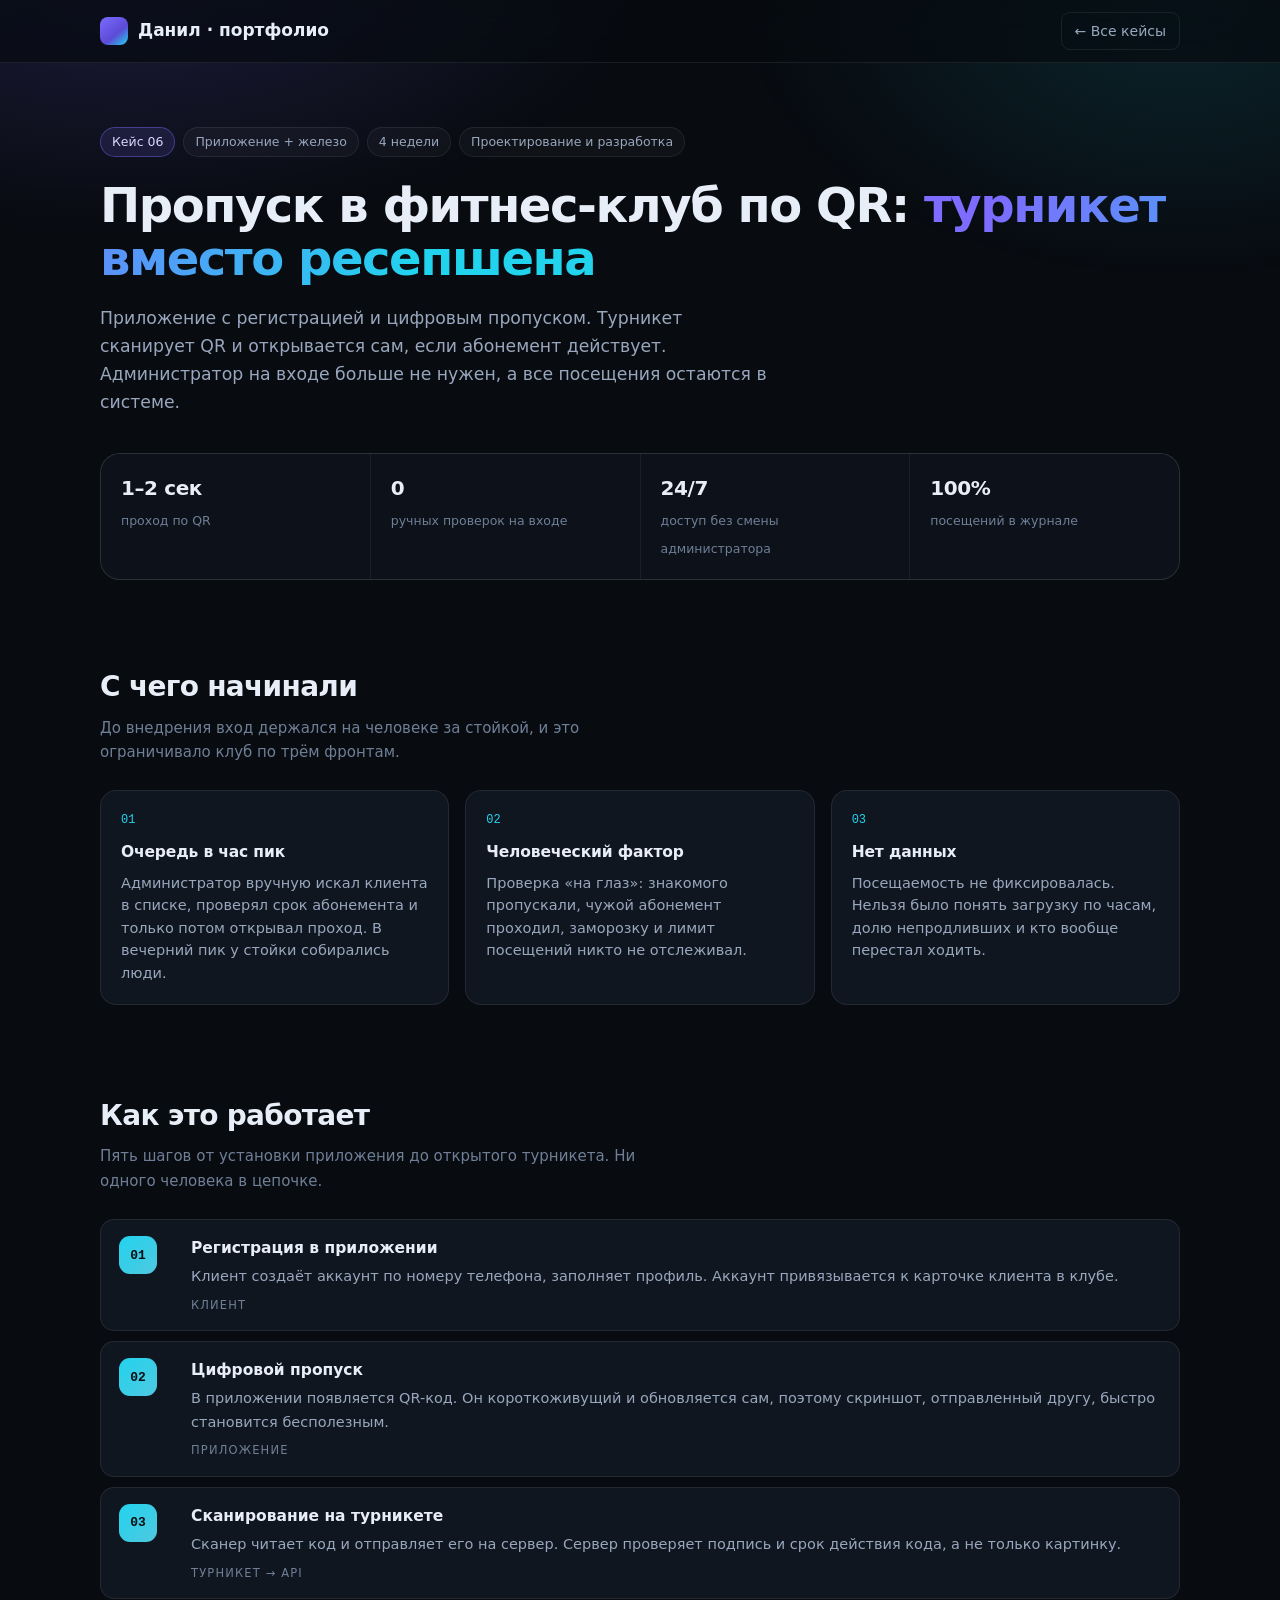
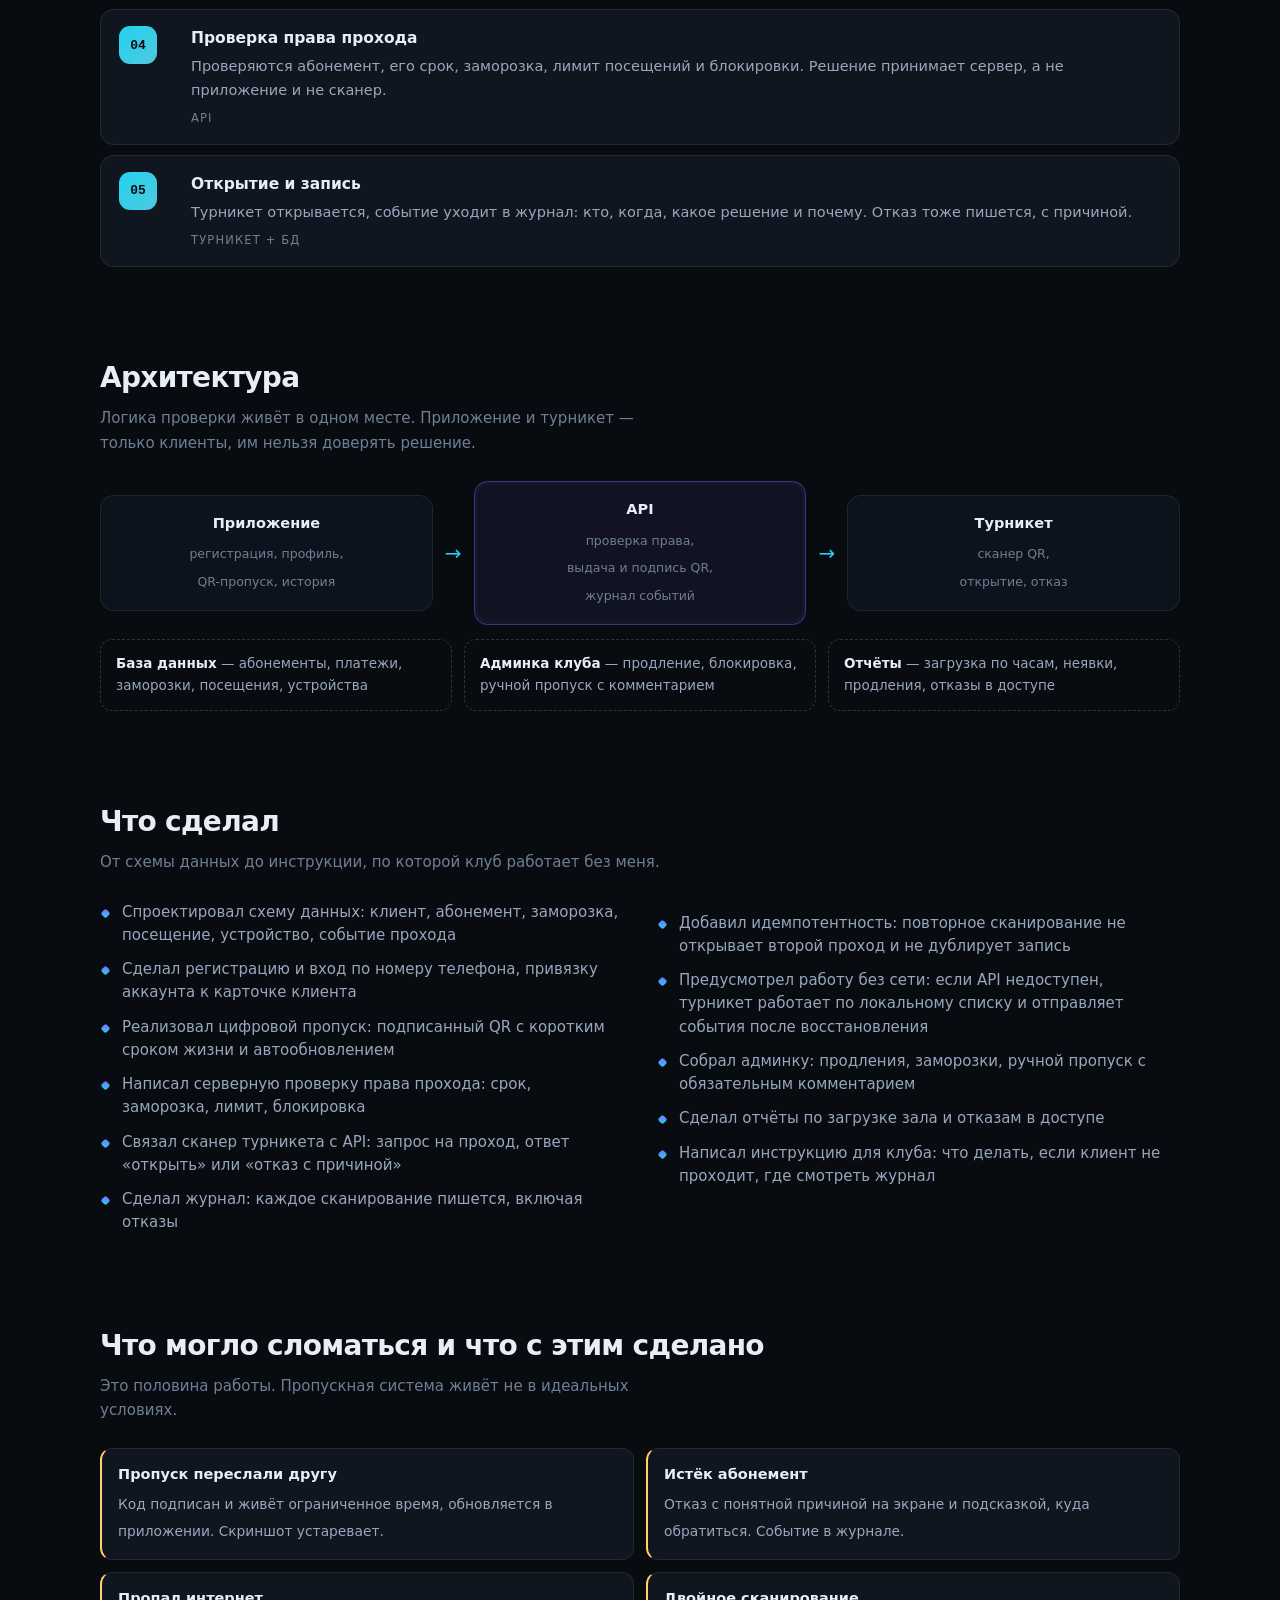
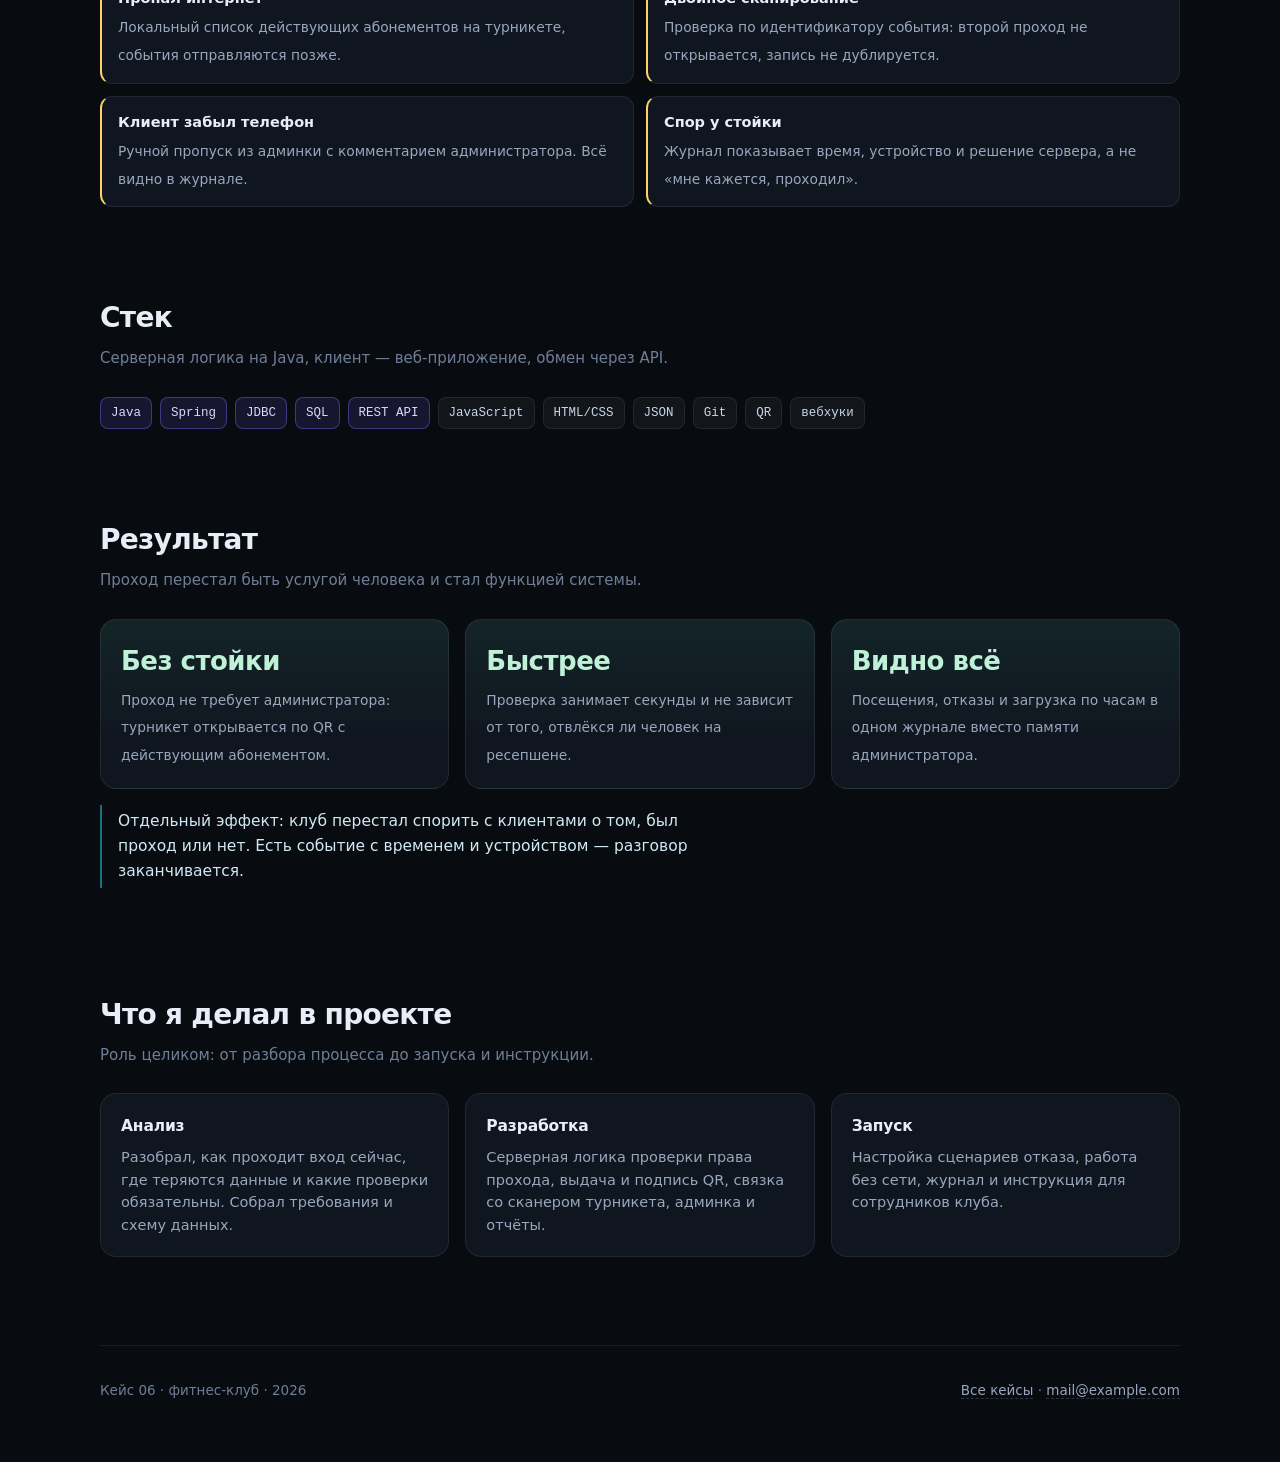
<file: Кейс_Фитнес_клуб.html>
<!DOCTYPE html>
<html lang="ru">
<head>
<meta charset="utf-8">
<meta name="viewport" content="width=device-width, initial-scale=1">
<title>Кейс: пропуск в фитнес-клуб по QR — Данил</title>
<meta name="description" content="Кейс: приложение с регистрацией и цифровым пропуском, турникет со сканером QR, автоматическая проверка абонемента. Ресепшен для прохода не нужен.">
<link rel="icon" href="data:image/svg+xml,%3Csvg xmlns='http://www.w3.org/2000/svg' viewBox='0 0 100 100'%3E%3Crect width='100' height='100' rx='22' fill='%230b0f16'/%3E%3Crect x='26' y='26' width='18' height='18' rx='3' fill='%237c6cff'/%3E%3Crect x='56' y='26' width='18' height='18' rx='3' fill='%2322d3ee'/%3E%3Crect x='26' y='56' width='18' height='18' rx='3' fill='%2322d3ee'/%3E%3Crect x='56' y='56' width='18' height='18' rx='3' fill='%237c6cff'/%3E%3C/svg%3E">
<style>
:root{
  --bg:#080b10; --surface:#10161f; --line:rgba(255,255,255,.08); --line-2:rgba(255,255,255,.16);
  --text:#e8eef7; --muted:#98a7bd; --dim:#6f7f96;
  --accent:#7c6cff; --accent-2:#22d3ee; --warm:#ffd166; --ok:#3ddc97; --bad:#ff7a7a;
  --r:20px; --font:"Inter","Segoe UI Variable Display","Segoe UI",system-ui,-apple-system,Arial,sans-serif;
  --mono:"JetBrains Mono","Cascadia Code",Consolas,monospace;
}
*{box-sizing:border-box}
html{scroll-behavior:smooth}
body{margin:0;background:var(--bg);color:var(--text);font:17px/1.62 var(--font);-webkit-font-smoothing:antialiased;overflow-x:hidden}
body::before{content:"";position:fixed;inset:0;pointer-events:none;z-index:0;
  background:
    radial-gradient(900px 480px at 10% -6%,rgba(124,108,255,.20),transparent 60%),
    radial-gradient(700px 420px at 92% 2%,rgba(34,211,238,.12),transparent 62%);}
.wrap{width:min(1080px,calc(100% - 44px));margin:0 auto;position:relative;z-index:1}
a{color:inherit}
[id]{scroll-margin-top:86px}

.nav{position:sticky;top:0;z-index:40;backdrop-filter:blur(14px) saturate(140%);background:rgba(8,11,16,.74);border-bottom:1px solid var(--line)}
.nav-in{display:flex;align-items:center;justify-content:space-between;gap:18px;height:62px}
.brand{display:flex;align-items:center;gap:10px;text-decoration:none;font-weight:640}
.mark{width:28px;height:28px;border-radius:8px;background:linear-gradient(140deg,var(--accent),#5b4bd6 60%,var(--accent-2));flex:none}
.nav a.back{font-size:14px;color:var(--muted);text-decoration:none;border:1px solid var(--line);padding:7px 13px;border-radius:9px;transition:.18s}
.nav a.back:hover{background:rgba(255,255,255,.06);color:var(--text)}

.hero{padding:64px 0 40px}
.tags{display:flex;flex-wrap:wrap;gap:8px;margin-bottom:22px}
.tag{font-size:12.5px;color:var(--muted);border:1px solid var(--line);border-radius:100px;padding:4px 11px;background:rgba(255,255,255,.03)}
.tag.hi{color:#dcd6ff;border-color:rgba(124,108,255,.42);background:rgba(124,108,255,.13)}
h1{font-size:clamp(29px,4.4vw,48px);line-height:1.1;letter-spacing:-.03em;margin:0;font-weight:680}
h1 em{font-style:normal;background:linear-gradient(100deg,var(--accent) 10%,var(--accent-2) 75%);-webkit-background-clip:text;background-clip:text;color:transparent}
.lede{margin:20px 0 0;color:var(--muted);max-width:62ch;font-size:clamp(16px,1.35vw,18.5px)}
.facts{display:grid;grid-template-columns:repeat(4,1fr);gap:1px;background:var(--line);border:1px solid var(--line);border-radius:var(--r);overflow:hidden;margin-top:36px}
@media(max-width:760px){.facts{grid-template-columns:repeat(2,1fr)}}
.fact{background:#0c111a;padding:18px 20px}
.fact b{display:block;font-size:20px;letter-spacing:-.02em;font-weight:640;margin-bottom:2px}
.fact span{font-size:12.5px;color:var(--dim)}

section{padding:44px 0}
h2{font-size:clamp(21px,2.4vw,28px);letter-spacing:-.025em;margin:0 0 6px;font-weight:650}
.sub{color:var(--dim);font-size:15px;margin:0 0 26px;max-width:60ch}
.rule{height:1px;background:linear-gradient(90deg,var(--line-2),transparent);margin:0 0 30px}

.grid3{display:grid;grid-template-columns:repeat(3,1fr);gap:16px}
@media(max-width:820px){.grid3{grid-template-columns:1fr}}
.card{border:1px solid var(--line);border-radius:16px;padding:20px;background:var(--surface)}
.card h3{margin:0 0 7px;font-size:15.5px;font-weight:620;letter-spacing:-.01em}
.card p{margin:0;color:var(--muted);font-size:14.5px;line-height:1.55}
.card .n{font-family:var(--mono);font-size:12px;color:var(--accent-2);display:block;margin-bottom:9px}

/* поток */
.flow{display:grid;gap:10px}
.step-row{display:grid;grid-template-columns:56px 1fr;gap:16px;align-items:start;border:1px solid var(--line);border-radius:14px;padding:16px 18px;background:var(--surface);position:relative}
.step-row .num{width:38px;height:38px;border-radius:11px;display:grid;place-items:center;font-family:var(--mono);font-size:13px;color:#0a0d12;font-weight:700;background:linear-gradient(135deg,var(--accent-2),#4fc8e0)}
.step-row h4{margin:0 0 4px;font-size:15.5px;font-weight:620}
.step-row p{margin:0;color:var(--muted);font-size:14.5px}
.step-row .who{font-size:11.5px;letter-spacing:.1em;text-transform:uppercase;color:var(--dim);margin-top:7px;display:block}

/* схема */
.diagram{display:grid;grid-template-columns:1fr auto 1fr auto 1fr;gap:12px;align-items:center;margin-top:8px}
@media(max-width:820px){.diagram{grid-template-columns:1fr;justify-items:stretch}.arrow{transform:rotate(90deg);justify-self:center}}
.box{border:1px solid var(--line);border-radius:14px;padding:16px;background:#0d131c;text-align:center}
.box b{display:block;font-size:14.5px;margin-bottom:4px}
.box span{font-size:12.5px;color:var(--dim);line-height:1.4}
.box.core{border-color:rgba(124,108,255,.4);background:rgba(124,108,255,.08);box-shadow:0 0 0 3px rgba(124,108,255,.06) inset}
.arrow{font-size:20px;color:var(--accent-2);text-align:center}
.diagram-notes{display:grid;grid-template-columns:repeat(3,1fr);gap:12px;margin-top:14px}
@media(max-width:820px){.diagram-notes{grid-template-columns:1fr}}
.mini{border:1px dashed var(--line-2);border-radius:12px;padding:13px 15px;font-size:13.5px;color:var(--muted)}
.mini b{color:var(--text);font-weight:600}

/* сделал */
.cols2{columns:2;column-gap:34px}
@media(max-width:820px){.cols2{columns:1}}
ul.did{margin:0;padding:0;list-style:none;display:grid;gap:11px}
ul.did li{position:relative;padding-left:22px;color:var(--muted);font-size:15px;line-height:1.55;break-inside:avoid}
ul.did li::before{content:"";position:absolute;left:2px;top:.6em;width:7px;height:7px;border-radius:2px;transform:rotate(45deg);background:linear-gradient(135deg,var(--accent),var(--accent-2))}

/* крайние случаи */
.edge{display:grid;grid-template-columns:repeat(2,1fr);gap:12px}
@media(max-width:820px){.edge{grid-template-columns:1fr}}
.edge-item{border:1px solid var(--line);border-left:2px solid var(--warm);border-radius:12px;padding:14px 16px;background:var(--surface)}
.edge-item b{display:block;font-size:14.5px;margin-bottom:3px}
.edge-item span{font-size:13.8px;color:var(--muted);line-height:1.5}

.stack{display:flex;flex-wrap:wrap;gap:8px}
.tech{font-family:var(--mono);font-size:12.5px;padding:5px 10px;border-radius:8px;background:rgba(255,255,255,.045);border:1px solid var(--line);color:#c9d6ea}
.tech.key{border-color:rgba(124,108,255,.4);background:rgba(124,108,255,.13);color:#dcd6ff}

.result-grid{display:grid;grid-template-columns:repeat(3,1fr);gap:16px}
@media(max-width:820px){.result-grid{grid-template-columns:1fr}}
.res{border:1px solid var(--line);border-radius:16px;padding:20px;background:linear-gradient(180deg,rgba(61,220,151,.07),transparent 70%),var(--surface)}
.res b{display:block;font-size:26px;letter-spacing:-.02em;font-weight:650;color:#bff0d8;margin-bottom:4px}
.res span{font-size:13.8px;color:var(--muted);line-height:1.45}

.quote{border-left:2px solid rgba(34,211,238,.5);padding:4px 0 4px 16px;color:#cfe9f5;font-size:15.5px;max-width:64ch}

.foot{padding:34px 0 60px;border-top:1px solid var(--line);margin-top:44px;display:flex;justify-content:space-between;gap:16px;flex-wrap:wrap;color:var(--dim);font-size:13.5px}
.foot a{color:var(--muted);text-decoration:none;border-bottom:1px dashed var(--line-2)}
.foot a:hover{color:var(--text)}
.note{font-size:13px;color:var(--dim);margin-top:12px}

@media print{
  body{background:#fff;color:#111}
  body::before{display:none}
  .nav{display:none}
  .card,.box,.step-row,.res,.edge-item,.fact{background:#fff;border-color:#d5dae2}
  .lede,.sub,.card p,.step-row p,.res span,.edge-item span{color:#333}
  h1 em{-webkit-text-fill-color:#3b2fb5;color:#3b2fb5}
  section{padding:22px 0;break-inside:avoid}
}
:focus-visible{outline:2px solid var(--accent-2);outline-offset:3px;border-radius:6px}
</style>
</head>
<body>

<header class="nav">
  <div class="wrap nav-in">
    <a class="brand" href="index.html"><span class="mark" aria-hidden="true"></span>Данил · портфолио</a>
    <a class="back" href="index.html">← Все кейсы</a>
  </div>
</header>

<main class="wrap">

  <section class="hero">
    <div class="tags">
      <span class="tag hi">Кейс 06</span>
      <span class="tag">Приложение + железо</span>
      <span class="tag">4 недели</span>
      <span class="tag">Проектирование и разработка</span>
    </div>
    <h1>Пропуск в фитнес-клуб по QR: <em>турникет вместо ресепшена</em></h1>
    <p class="lede">
      Приложение с регистрацией и цифровым пропуском. Турникет сканирует QR и открывается сам,
      если абонемент действует. Администратор на входе больше не нужен, а все посещения
      остаются в системе.
    </p>

    <div class="facts">
      <div class="fact"><b>1–2 сек</b><span>проход по QR</span></div>
      <div class="fact"><b>0</b><span>ручных проверок на входе</span></div>
      <div class="fact"><b>24/7</b><span>доступ без смены администратора</span></div>
      <div class="fact"><b>100%</b><span>посещений в журнале</span></div>
    </div>
  </section>

  <section id="problem">
    <h2>С чего начинали</h2>
    <p class="sub">До внедрения вход держался на человеке за стойкой, и это ограничивало клуб по трём фронтам.</p>
    <div class="grid3">
      <div class="card">
        <span class="n">01</span>
        <h3>Очередь в час пик</h3>
        <p>Администратор вручную искал клиента в списке, проверял срок абонемента и только потом открывал проход. В вечерний пик у стойки собирались люди.</p>
      </div>
      <div class="card">
        <span class="n">02</span>
        <h3>Человеческий фактор</h3>
        <p>Проверка «на глаз»: знакомого пропускали, чужой абонемент проходил, заморозку и лимит посещений никто не отслеживал.</p>
      </div>
      <div class="card">
        <span class="n">03</span>
        <h3>Нет данных</h3>
        <p>Посещаемость не фиксировалась. Нельзя было понять загрузку по часам, долю непродливших и кто вообще перестал ходить.</p>
      </div>
    </div>
  </section>

  <section id="how">
    <h2>Как это работает</h2>
    <p class="sub">Пять шагов от установки приложения до открытого турникета. Ни одного человека в цепочке.</p>
    <div class="flow">
      <div class="step-row">
        <span class="num">01</span>
        <div>
          <h4>Регистрация в приложении</h4>
          <p>Клиент создаёт аккаунт по номеру телефона, заполняет профиль. Аккаунт привязывается к карточке клиента в клубе.</p>
          <span class="who">Клиент</span>
        </div>
      </div>
      <div class="step-row">
        <span class="num">02</span>
        <div>
          <h4>Цифровой пропуск</h4>
          <p>В приложении появляется QR-код. Он короткоживущий и обновляется сам, поэтому скриншот, отправленный другу, быстро становится бесполезным.</p>
          <span class="who">Приложение</span>
        </div>
      </div>
      <div class="step-row">
        <span class="num">03</span>
        <div>
          <h4>Сканирование на турникете</h4>
          <p>Сканер читает код и отправляет его на сервер. Сервер проверяет подпись и срок действия кода, а не только картинку.</p>
          <span class="who">Турникет → API</span>
        </div>
      </div>
      <div class="step-row">
        <span class="num">04</span>
        <div>
          <h4>Проверка права прохода</h4>
          <p>Проверяются абонемент, его срок, заморозка, лимит посещений и блокировки. Решение принимает сервер, а не приложение и не сканер.</p>
          <span class="who">API</span>
        </div>
      </div>
      <div class="step-row">
        <span class="num">05</span>
        <div>
          <h4>Открытие и запись</h4>
          <p>Турникет открывается, событие уходит в журнал: кто, когда, какое решение и почему. Отказ тоже пишется, с причиной.</p>
          <span class="who">Турникет + БД</span>
        </div>
      </div>
    </div>
  </section>

  <section id="arch">
    <h2>Архитектура</h2>
    <p class="sub">Логика проверки живёт в одном месте. Приложение и турникет — только клиенты, им нельзя доверять решение.</p>
    <div class="diagram">
      <div class="box">
        <b>Приложение</b>
        <span>регистрация, профиль,<br>QR-пропуск, история</span>
      </div>
      <div class="arrow">→</div>
      <div class="box core">
        <b>API</b>
        <span>проверка права,<br>выдача и подпись QR,<br>журнал событий</span>
      </div>
      <div class="arrow">→</div>
      <div class="box">
        <b>Турникет</b>
        <span>сканер QR,<br>открытие, отказ</span>
      </div>
    </div>
    <div class="diagram-notes">
      <div class="mini"><b>База данных</b> — абонементы, платежи, заморозки, посещения, устройства</div>
      <div class="mini"><b>Админка клуба</b> — продление, блокировка, ручной пропуск с комментарием</div>
      <div class="mini"><b>Отчёты</b> — загрузка по часам, неявки, продления, отказы в доступе</div>
    </div>
  </section>

  <section id="done">
    <h2>Что сделал</h2>
    <p class="sub">От схемы данных до инструкции, по которой клуб работает без меня.</p>
    <div class="cols2">
      <ul class="did">
        <li>Спроектировал схему данных: клиент, абонемент, заморозка, посещение, устройство, событие прохода</li>
        <li>Сделал регистрацию и вход по номеру телефона, привязку аккаунта к карточке клиента</li>
        <li>Реализовал цифровой пропуск: подписанный QR с коротким сроком жизни и автообновлением</li>
        <li>Написал серверную проверку права прохода: срок, заморозка, лимит, блокировка</li>
        <li>Связал сканер турникета с API: запрос на проход, ответ «открыть» или «отказ с причиной»</li>
        <li>Сделал журнал: каждое сканирование пишется, включая отказы</li>
        <li>Добавил идемпотентность: повторное сканирование не открывает второй проход и не дублирует запись</li>
        <li>Предусмотрел работу без сети: если API недоступен, турникет работает по локальному списку и отправляет события после восстановления</li>
        <li>Собрал админку: продления, заморозки, ручной пропуск с обязательным комментарием</li>
        <li>Сделал отчёты по загрузке зала и отказам в доступе</li>
        <li>Написал инструкцию для клуба: что делать, если клиент не проходит, где смотреть журнал</li>
      </ul>
    </div>
  </section>

  <section id="edge">
    <h2>Что могло сломаться и что с этим сделано</h2>
    <p class="sub">Это половина работы. Пропускная система живёт не в идеальных условиях.</p>
    <div class="edge">
      <div class="edge-item"><b>Пропуск переслали другу</b><span>Код подписан и живёт ограниченное время, обновляется в приложении. Скриншот устаревает.</span></div>
      <div class="edge-item"><b>Истёк абонемент</b><span>Отказ с понятной причиной на экране и подсказкой, куда обратиться. Событие в журнале.</span></div>
      <div class="edge-item"><b>Пропал интернет</b><span>Локальный список действующих абонементов на турникете, события отправляются позже.</span></div>
      <div class="edge-item"><b>Двойное сканирование</b><span>Проверка по идентификатору события: второй проход не открывается, запись не дублируется.</span></div>
      <div class="edge-item"><b>Клиент забыл телефон</b><span>Ручной пропуск из админки с комментарием администратора. Всё видно в журнале.</span></div>
      <div class="edge-item"><b>Спор у стойки</b><span>Журнал показывает время, устройство и решение сервера, а не «мне кажется, проходил».</span></div>
    </div>
  </section>

  <section id="stack">
    <h2>Стек</h2>
    <p class="sub">Серверная логика на Java, клиент — веб-приложение, обмен через API.</p>
    <div class="stack">
      <span class="tech key">Java</span>
      <span class="tech key">Spring</span>
      <span class="tech key">JDBC</span>
      <span class="tech key">SQL</span>
      <span class="tech key">REST API</span>
      <span class="tech">JavaScript</span>
      <span class="tech">HTML/CSS</span>
      <span class="tech">JSON</span>
      <span class="tech">Git</span>
      <span class="tech">QR</span>
      <span class="tech">вебхуки</span>
    </div>
  </section>

  <section id="result">
    <h2>Результат</h2>
    <p class="sub">Проход перестал быть услугой человека и стал функцией системы.</p>
    <div class="result-grid">
      <div class="res"><b>Без стойки</b><span>Проход не требует администратора: турникет открывается по QR с действующим абонементом.</span></div>
      <div class="res"><b>Быстрее</b><span>Проверка занимает секунды и не зависит от того, отвлёкся ли человек на ресепшене.</span></div>
      <div class="res"><b>Видно всё</b><span>Посещения, отказы и загрузка по часам в одном журнале вместо памяти администратора.</span></div>
    </div>
    <p class="quote">Отдельный эффект: клуб перестал спорить с клиентами о том, был проход или нет. Есть событие с временем и устройством — разговор заканчивается.</p>
  </section>

  <section id="about">
    <h2>Что я делал в проекте</h2>
    <p class="sub">Роль целиком: от разбора процесса до запуска и инструкции.</p>
    <div class="grid3">
      <div class="card"><h3>Анализ</h3><p>Разобрал, как проходит вход сейчас, где теряются данные и какие проверки обязательны. Собрал требования и схему данных.</p></div>
      <div class="card"><h3>Разработка</h3><p>Серверная логика проверки права прохода, выдача и подпись QR, связка со сканером турникета, админка и отчёты.</p></div>
      <div class="card"><h3>Запуск</h3><p>Настройка сценариев отказа, работа без сети, журнал и инструкция для сотрудников клуба.</p></div>
    </div>
  </section>

  <div class="foot">
    <span>Кейс 06 · фитнес-клуб · 2026</span>
    <span><a href="index.html">Все кейсы</a> · <a href="mailto:mail@example.com">mail@example.com</a></span>
  </div>

</main>
</body>
</html>
</file>
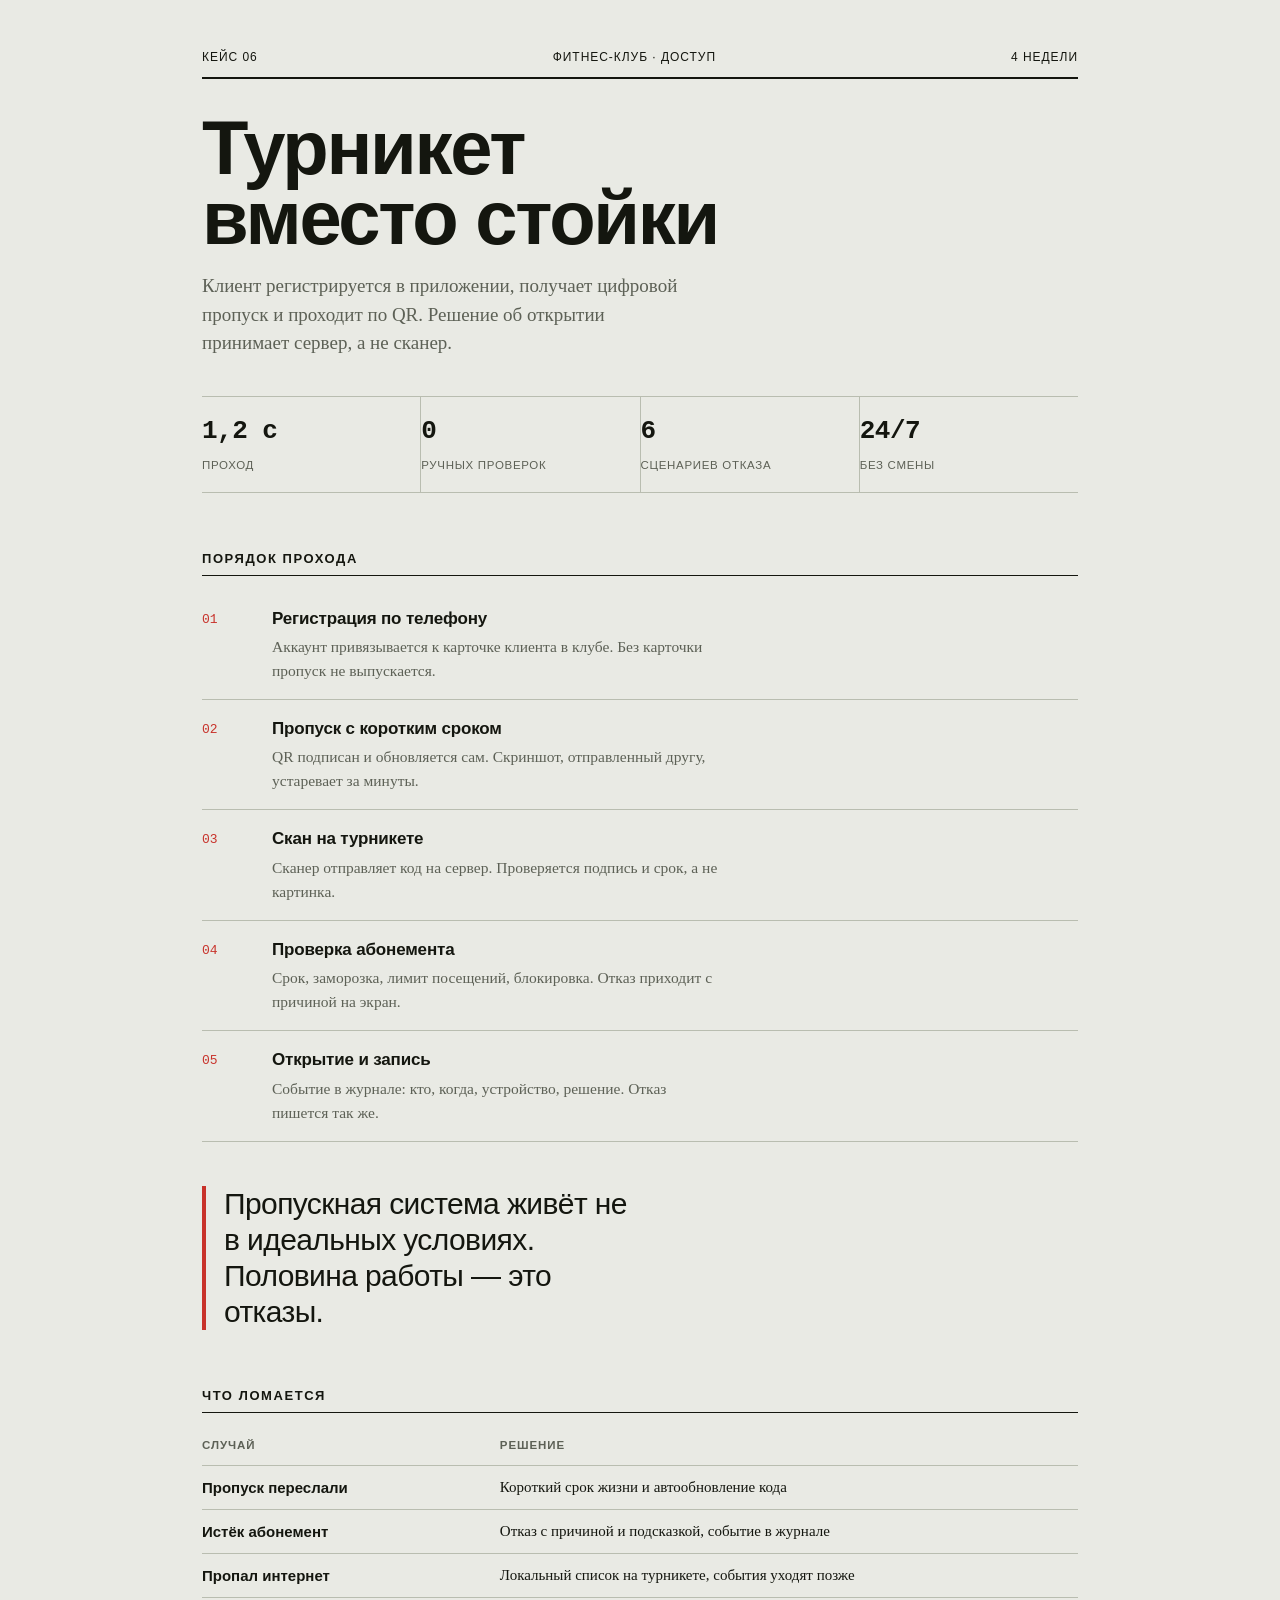
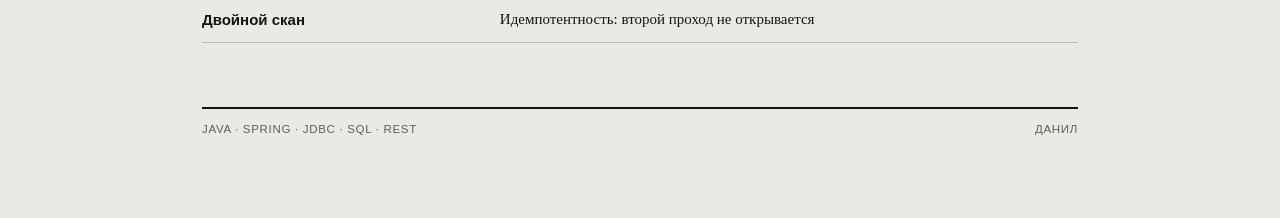
<file: пример-дизайна.html>
<!DOCTYPE html>
<html lang="ru">
<head>
<meta charset="utf-8">
<meta name="viewport" content="width=device-width, initial-scale=1">
<title>Доступ в зал — техническая сводка</title>
<style>
:root{
  --paper:#e9eae4; --ink:#14160f; --muted:#5d6156; --rule:#b9bdb0; --signal:#c8322a;
  --sans:"Arial Narrow","Roboto Condensed","Helvetica Neue",Arial,sans-serif;
  --text:"Charter","Iowan Old Style",Georgia,serif;
  --num:"Consolas","SF Mono",monospace;
}
*{box-sizing:border-box}
body{margin:0;background:var(--paper);color:var(--ink);font-family:var(--text);font-size:17px;line-height:1.55}
.page{max-width:940px;margin:0 auto;padding:48px 32px 80px}
.top{display:flex;justify-content:space-between;align-items:baseline;border-bottom:2px solid var(--ink);padding-bottom:10px;font-family:var(--sans);font-size:12px;letter-spacing:.08em;text-transform:uppercase}
h1{font-family:var(--sans);font-weight:700;font-size:clamp(40px,7vw,76px);line-height:.92;letter-spacing:-.03em;margin:34px 0 0;max-width:14ch}
.deck{font-size:19px;line-height:1.5;max-width:52ch;margin:20px 0 0;color:var(--muted)}
.spec{display:flex;gap:0;margin:38px 0 0;border-top:1px solid var(--rule);border-bottom:1px solid var(--rule)}
.spec div{flex:1;padding:14px 16px 14px 0;border-right:1px solid var(--rule)}
.spec div:last-child{border-right:0}
.spec b{display:block;font-family:var(--num);font-size:26px;font-weight:600;letter-spacing:-.02em}
.spec span{font-family:var(--sans);font-size:11.5px;letter-spacing:.06em;text-transform:uppercase;color:var(--muted)}
h2{font-family:var(--sans);font-size:13px;letter-spacing:.12em;text-transform:uppercase;margin:56px 0 14px;font-weight:700;border-bottom:1px solid var(--ink);padding-bottom:6px}
ol{margin:0;padding:0;list-style:none;counter-reset:s}
ol li{counter-increment:s;display:grid;grid-template-columns:52px 1fr;gap:18px;padding:16px 0;border-bottom:1px solid var(--rule)}
ol li::before{content:counter(s,decimal-leading-zero);font-family:var(--num);font-size:13px;color:var(--signal);padding-top:4px}
ol li b{font-family:var(--sans);font-size:17px;font-weight:700;letter-spacing:-.01em;display:block;margin-bottom:3px}
ol li p{margin:0;color:var(--muted);font-size:15.5px;max-width:58ch}
table{width:100%;border-collapse:collapse;font-size:15px}
th,td{text-align:left;padding:10px 12px 10px 0;border-bottom:1px solid var(--rule);vertical-align:top}
th{font-family:var(--sans);font-size:11.5px;letter-spacing:.08em;text-transform:uppercase;color:var(--muted);font-weight:600}
td:first-child{font-family:var(--sans);font-weight:700;width:34%}
.pull{font-family:var(--sans);font-size:clamp(22px,3vw,30px);line-height:1.2;letter-spacing:-.02em;margin:44px 0 0;max-width:26ch;padding-left:18px;border-left:4px solid var(--signal)}
.foot{display:flex;justify-content:space-between;gap:16px;flex-wrap:wrap;margin-top:64px;padding-top:12px;border-top:2px solid var(--ink);font-family:var(--sans);font-size:11.5px;letter-spacing:.06em;text-transform:uppercase;color:var(--muted)}
@media(max-width:600px){.spec{flex-wrap:wrap}.spec div{flex:1 1 50%;border-bottom:1px solid var(--rule)}}
</style>
</head>
<body>
<div class="page">

  <div class="top"><span>Кейс 06</span><span>Фитнес-клуб · доступ</span><span>4 недели</span></div>

  <h1>Турникет вместо стойки</h1>
  <p class="deck">Клиент регистрируется в приложении, получает цифровой пропуск и проходит по QR. Решение об открытии принимает сервер, а не сканер.</p>

  <div class="spec">
    <div><b>1,2 с</b><span>проход</span></div>
    <div><b>0</b><span>ручных проверок</span></div>
    <div><b>6</b><span>сценариев отказа</span></div>
    <div><b>24/7</b><span>без смены</span></div>
  </div>

  <h2>Порядок прохода</h2>
  <ol>
    <li><div><b>Регистрация по телефону</b><p>Аккаунт привязывается к карточке клиента в клубе. Без карточки пропуск не выпускается.</p></div></li>
    <li><div><b>Пропуск с коротким сроком</b><p>QR подписан и обновляется сам. Скриншот, отправленный другу, устаревает за минуты.</p></div></li>
    <li><div><b>Скан на турникете</b><p>Сканер отправляет код на сервер. Проверяется подпись и срок, а не картинка.</p></div></li>
    <li><div><b>Проверка абонемента</b><p>Срок, заморозка, лимит посещений, блокировка. Отказ приходит с причиной на экран.</p></div></li>
    <li><div><b>Открытие и запись</b><p>Событие в журнале: кто, когда, устройство, решение. Отказ пишется так же.</p></div></li>
  </ol>

  <p class="pull">Пропускная система живёт не в идеальных условиях. Половина работы — это отказы.</p>

  <h2>Что ломается</h2>
  <table>
    <tr><th>Случай</th><th>Решение</th></tr>
    <tr><td>Пропуск переслали</td><td>Короткий срок жизни и автообновление кода</td></tr>
    <tr><td>Истёк абонемент</td><td>Отказ с причиной и подсказкой, событие в журнале</td></tr>
    <tr><td>Пропал интернет</td><td>Локальный список на турникете, события уходят позже</td></tr>
    <tr><td>Двойной скан</td><td>Идемпотентность: второй проход не открывается</td></tr>
  </table>

  <div class="foot"><span>Java · Spring · JDBC · SQL · REST</span><span>Данил</span></div>

</div>
</body>
</html>
</file>
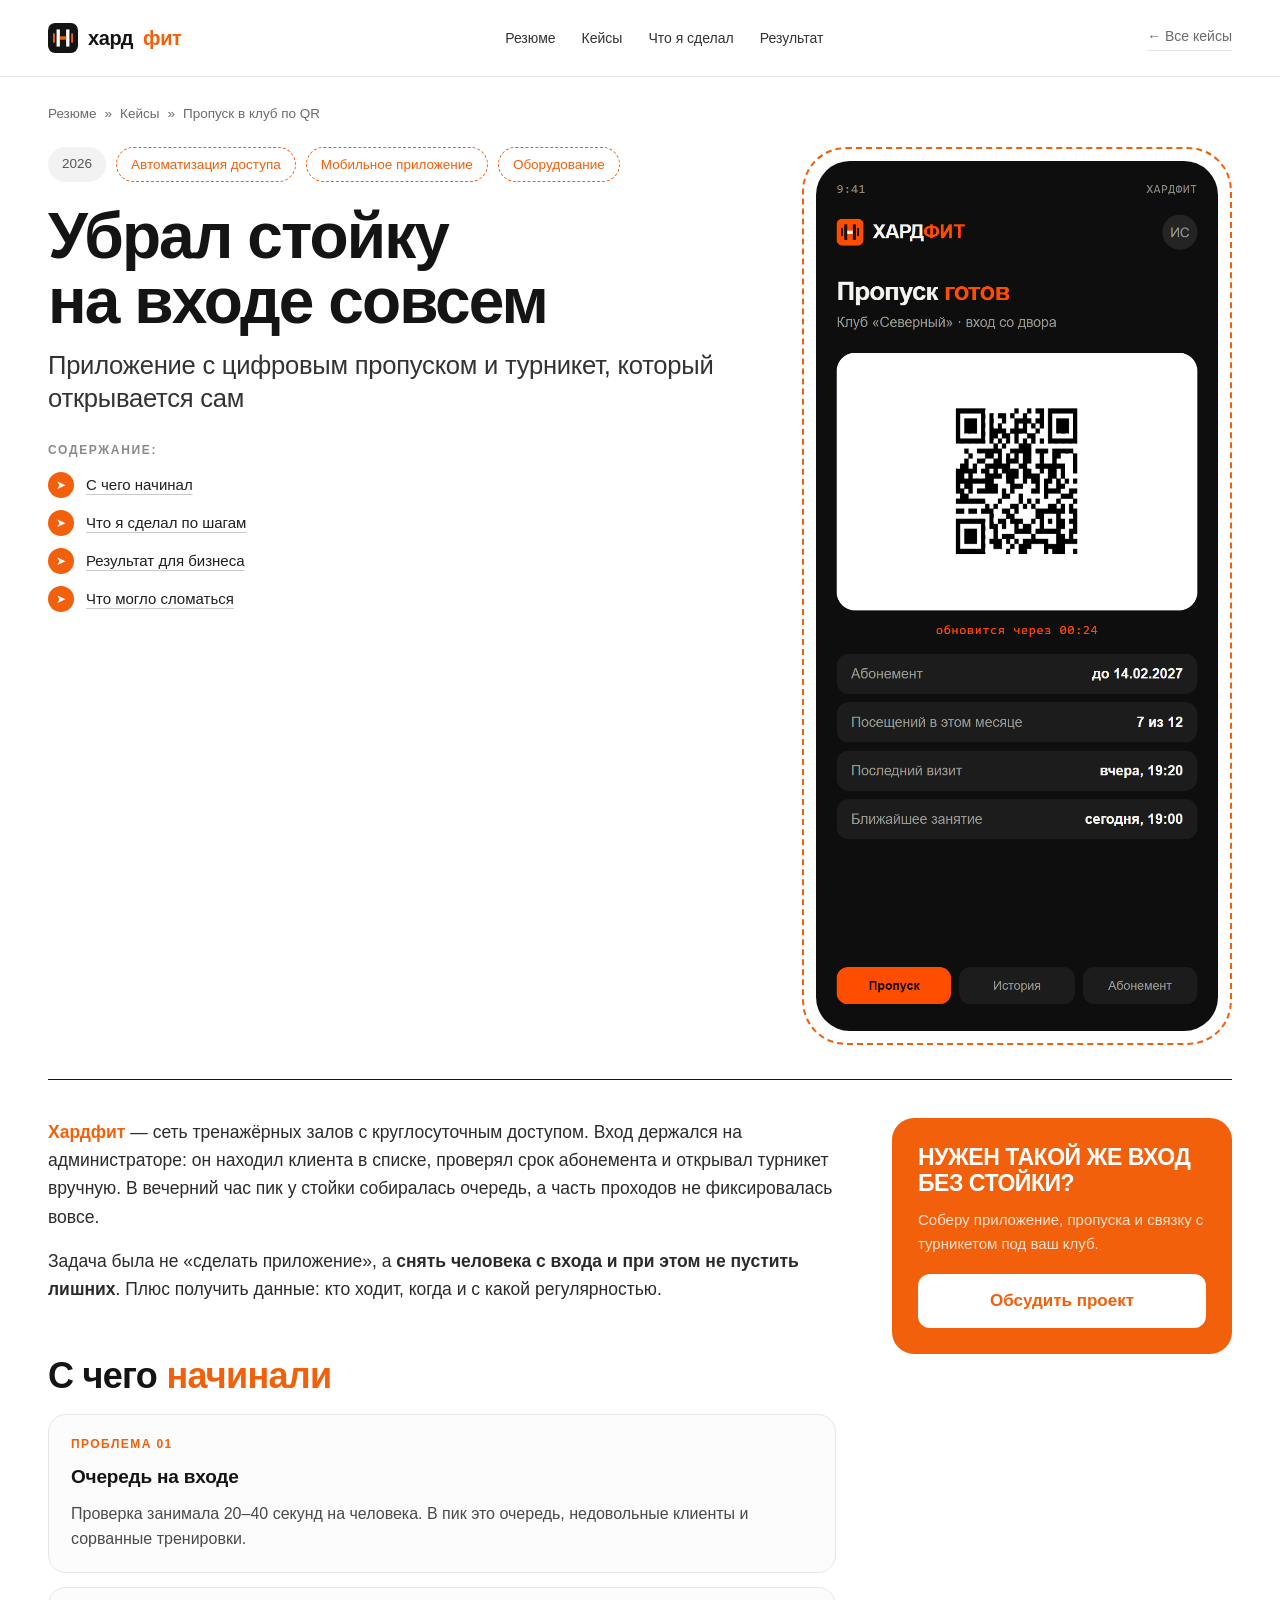
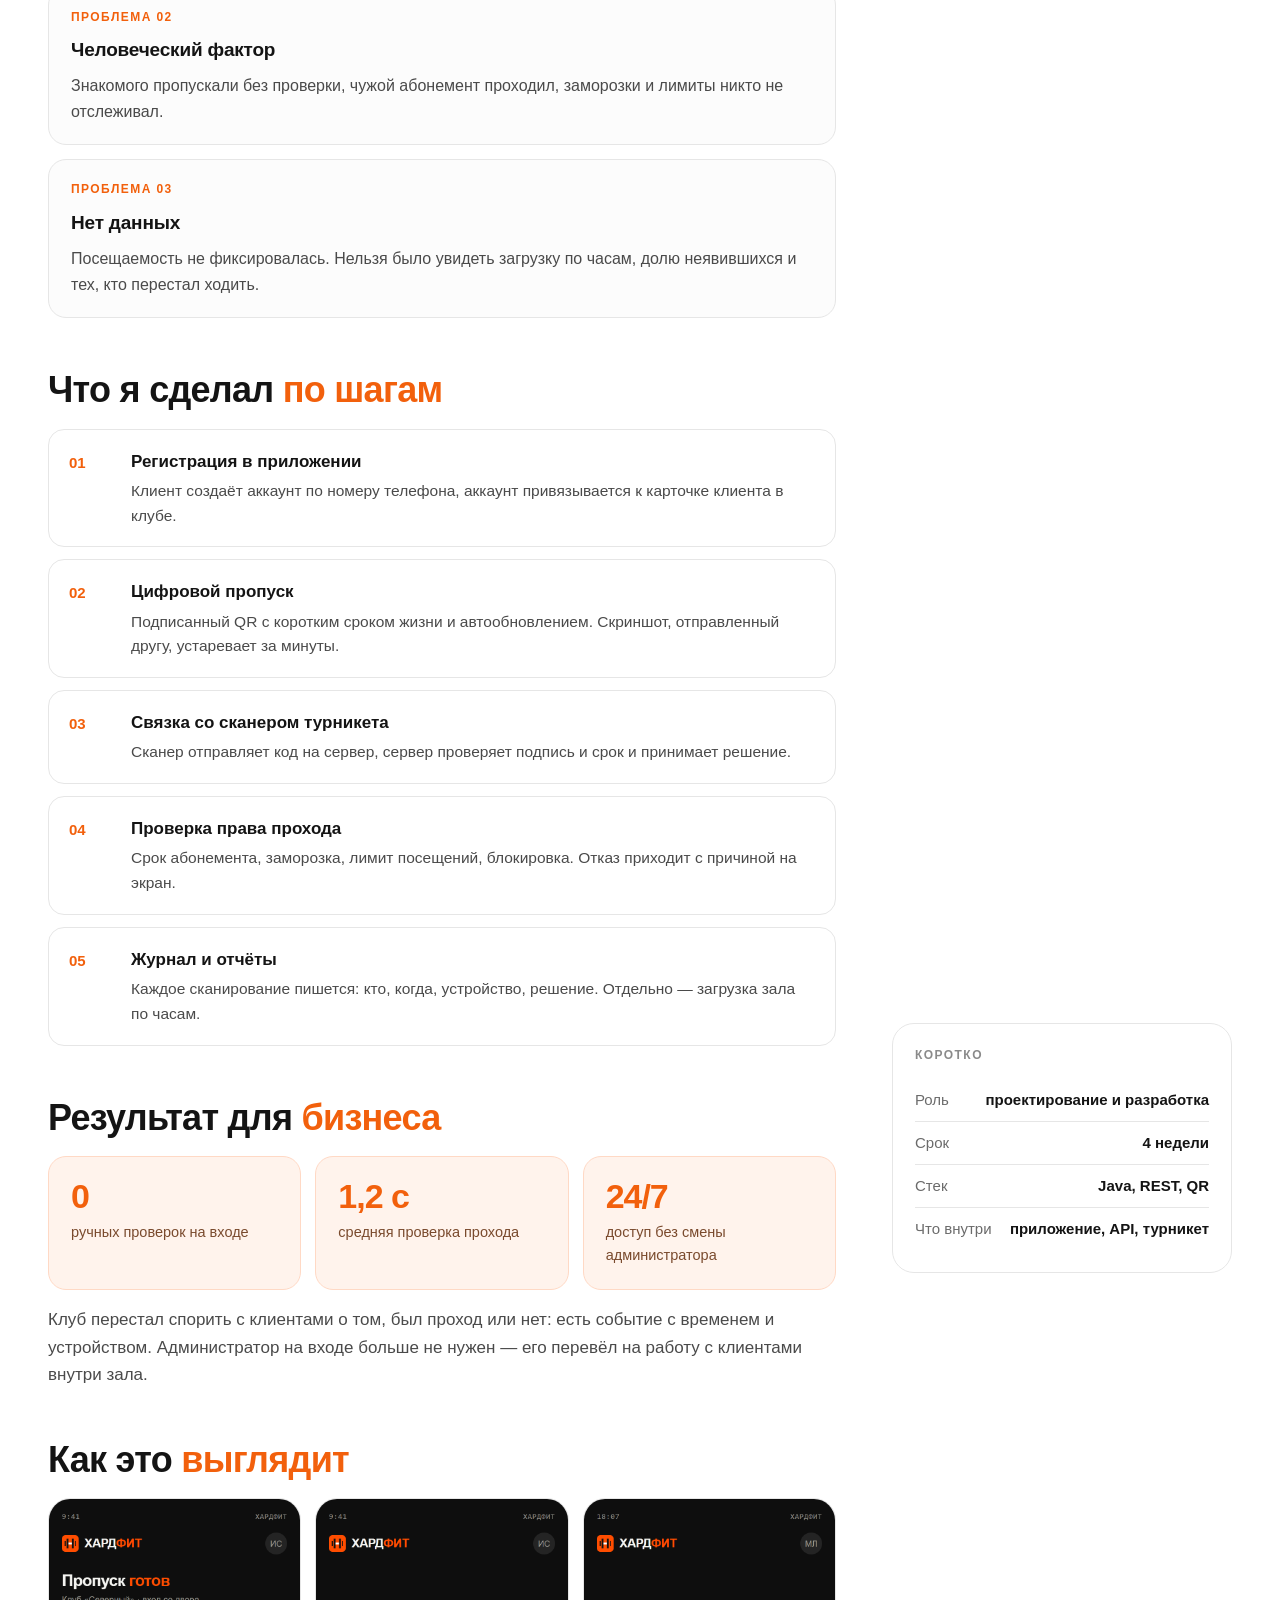
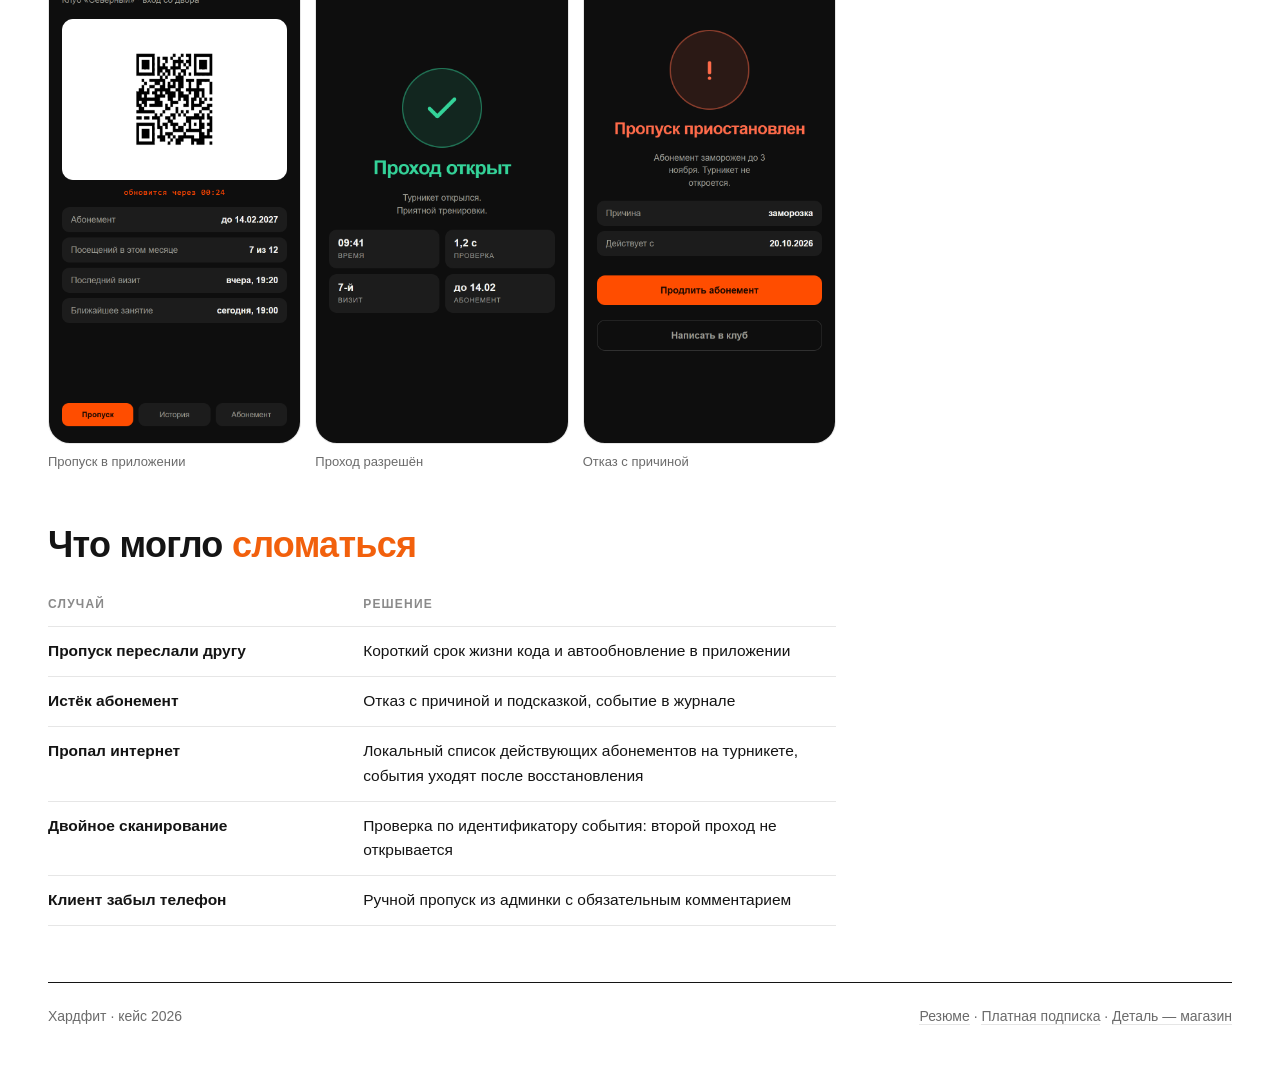
<file: хардфит.html>
<!DOCTYPE html>
<html lang="ru">
<head>
<meta charset="utf-8">
<meta name="viewport" content="width=device-width, initial-scale=1">
<title>Хардфит — пропуск в клуб по QR | кейс</title>
<meta name="description" content="Кейс: приложение с цифровым пропуском и турникет со сканером QR. Администратор на входе не нужен, все посещения в журнале.">
<link rel="stylesheet" href="case2.css">
</head>
<body>

<div class="top">
  <div class="wrap top-in">
    <a class="logo" href="index.html" style="text-decoration:none;color:inherit">
      <svg width="30" height="30" viewBox="0 0 42 42"><rect width="42" height="42" rx="10" fill="#141414"/><rect x="12" y="9" width="4.6" height="24" fill="#fff"/><rect x="25.4" y="9" width="4.6" height="24" fill="#fff"/><rect x="16.6" y="18.6" width="8.8" height="4.8" fill="#f2600c"/><rect x="7" y="14.5" width="2.6" height="13" fill="#f2600c"/><rect x="32.4" y="14.5" width="2.6" height="13" fill="#f2600c"/></svg>
      хард<i>фит</i>
    </a>
    <nav class="nav">
      <a href="index.html">Резюме</a>
      <a href="хардфит.html">Кейсы</a>
      <a href="#steps">Что я сделал</a>
      <a href="#result">Результат</a>
    </nav>
    <a class="back" href="index.html">← Все кейсы</a>
  </div>
</div>

<div class="wrap">
  <div class="crumbs"><a href="index.html">Резюме</a><span>»</span><a href="index.html#cases">Кейсы</a><span>»</span>Пропуск в клуб по QR</div>

  <section class="hero">
    <div>
      <div class="chips">
        <span class="chip date">2026</span>
        <span class="chip">Автоматизация доступа</span>
        <span class="chip">Мобильное приложение</span>
        <span class="chip">Оборудование</span>
      </div>
      <h1>Убрал стойку<br>на входе <mark>совсем</mark></h1>
      <p class="sub">Приложение с цифровым пропуском и турникет, который открывается сам</p>
      <div class="toc">
        <b>Содержание:</b>
        <a href="#problems"><span class="arr">➤</span><u>С чего начинал</u></a>
        <a href="#steps"><span class="arr">➤</span><u>Что я сделал по шагам</u></a>
        <a href="#result"><span class="arr">➤</span><u>Результат для бизнеса</u></a>
        <a href="#edges"><span class="arr">➤</span><u>Что могло сломаться</u></a>
      </div>
    </div>
    <div class="hero-img"><img src="img/app-pass.png" alt="Экран пропуска в приложении"></div>
  </section>

  <div class="body-grid">
    <main>
      <div class="lead">
        <p><span class="hl">Хардфит</span> — сеть тренажёрных залов с круглосуточным доступом. Вход держался на администраторе: он находил клиента в списке, проверял срок абонемента и открывал турникет вручную. В вечерний час пик у стойки собиралась очередь, а часть проходов не фиксировалась вовсе.</p>
        <p>Задача была не «сделать приложение», а <b>снять человека с входа и при этом не пустить лишних</b>. Плюс получить данные: кто ходит, когда и с какой регулярностью.</p>
      </div>

      <h2 id="problems">С чего <span>начинали</span></h2>
      <div class="problems">
        <div class="prob"><span class="num">ПРОБЛЕМА 01</span><h3>Очередь на входе</h3><p>Проверка занимала 20–40 секунд на человека. В пик это очередь, недовольные клиенты и сорванные тренировки.</p></div>
        <div class="prob"><span class="num">ПРОБЛЕМА 02</span><h3>Человеческий фактор</h3><p>Знакомого пропускали без проверки, чужой абонемент проходил, заморозки и лимиты никто не отслеживал.</p></div>
        <div class="prob"><span class="num">ПРОБЛЕМА 03</span><h3>Нет данных</h3><p>Посещаемость не фиксировалась. Нельзя было увидеть загрузку по часам, долю неявившихся и тех, кто перестал ходить.</p></div>
      </div>

      <h2 id="steps">Что я сделал <span>по шагам</span></h2>
      <div class="steps">
        <div class="step"><div><b>Регистрация в приложении</b><p>Клиент создаёт аккаунт по номеру телефона, аккаунт привязывается к карточке клиента в клубе.</p></div></div>
        <div class="step"><div><b>Цифровой пропуск</b><p>Подписанный QR с коротким сроком жизни и автообновлением. Скриншот, отправленный другу, устаревает за минуты.</p></div></div>
        <div class="step"><div><b>Связка со сканером турникета</b><p>Сканер отправляет код на сервер, сервер проверяет подпись и срок и принимает решение.</p></div></div>
        <div class="step"><div><b>Проверка права прохода</b><p>Срок абонемента, заморозка, лимит посещений, блокировка. Отказ приходит с причиной на экран.</p></div></div>
        <div class="step"><div><b>Журнал и отчёты</b><p>Каждое сканирование пишется: кто, когда, устройство, решение. Отдельно — загрузка зала по часам.</p></div></div>
      </div>

      <h2 id="result">Результат для <span>бизнеса</span></h2>
      <div class="nums">
        <div class="num-card"><b>0</b><span>ручных проверок на входе</span></div>
        <div class="num-card"><b>1,2 с</b><span>средняя проверка прохода</span></div>
        <div class="num-card"><b>24/7</b><span>доступ без смены администратора</span></div>
      </div>
      <p style="margin-top:16px;color:#4a4a4a">Клуб перестал спорить с клиентами о том, был проход или нет: есть событие с временем и устройством. Администратор на входе больше не нужен — его перевёл на работу с клиентами внутри зала.</p>

      <h2>Как это <span>выглядит</span></h2>
      <div class="gallery">
        <figure><img src="img/app-pass.png" alt="Пропуск"><figcaption>Пропуск в приложении</figcaption></figure>
        <figure><img src="img/app-ok.png" alt="Проход открыт"><figcaption>Проход разрешён</figcaption></figure>
        <figure><img src="img/app-fail.png" alt="Отказ"><figcaption>Отказ с причиной</figcaption></figure>
      </div>

      <h2 id="edges">Что могло <span>сломаться</span></h2>
      <table class="edges">
        <tr><th>Случай</th><th>Решение</th></tr>
        <tr><td>Пропуск переслали другу</td><td>Короткий срок жизни кода и автообновление в приложении</td></tr>
        <tr><td>Истёк абонемент</td><td>Отказ с причиной и подсказкой, событие в журнале</td></tr>
        <tr><td>Пропал интернет</td><td>Локальный список действующих абонементов на турникете, события уходят после восстановления</td></tr>
        <tr><td>Двойное сканирование</td><td>Проверка по идентификатору события: второй проход не открывается</td></tr>
        <tr><td>Клиент забыл телефон</td><td>Ручной пропуск из админки с обязательным комментарием</td></tr>
      </table>
    </main>

    <aside class="aside">
      <div class="cta">
        <b>Нужен такой же вход без стойки?</b>
        <p>Соберу приложение, пропуска и связку с турникетом под ваш клуб.</p>
        <a href="index.html#contact">Обсудить проект</a>
      </div>
      <div class="facts">
        <h4>Коротко</h4>
        <div><span>Роль</span><b>проектирование и разработка</b></div>
        <div><span>Срок</span><b>4 недели</b></div>
        <div><span>Стек</span><b>Java, REST, QR</b></div>
        <div><span>Что внутри</span><b>приложение, API, турникет</b></div>
      </div>
    </aside>
  </div>

  <div class="foot">
    <span>Хардфит · кейс 2026</span>
    <span><a href="index.html">Резюме</a> · <a href="бот-канал.html">Платная подписка</a> · <a href="деталь.html">Деталь — магазин</a></span>
  </div>
</div>

</body>
</html>
</file>
<file: case2.css>
:root{
  --bg:#fff; --ink:#141414; --muted:#6b6b6b; --line:#e6e6e6;
  --acc:#f2600c; --acc-soft:#fff3ec; --dark:#1c1c1c;
  --r:28px;
}
*{box-sizing:border-box}
html{scroll-behavior:smooth}
body{margin:0;background:var(--bg);color:var(--ink);font:17px/1.6 -apple-system,"Segoe UI",Roboto,"Helvetica Neue",Arial,sans-serif}
.wrap{max-width:1240px;margin:0 auto;padding:0 28px}
@media(max-width:640px){.wrap{padding:0 16px}}

/* верхняя панель */
.top{border-bottom:1px solid var(--line);background:#fff;position:sticky;top:0;z-index:20}
.top-in{display:flex;align-items:center;justify-content:space-between;gap:20px;height:76px}
.logo{display:flex;align-items:center;gap:10px;font-weight:800;font-size:20px;letter-spacing:-.02em}
.logo svg{display:block}
.logo i{font-style:normal;color:var(--acc)}
.nav{display:flex;gap:26px;font-size:14px;color:#333}
.nav a{color:inherit;text-decoration:none}
.nav a:hover{color:var(--acc)}
@media(max-width:880px){.nav{display:none}}
.back{font-size:14px;color:var(--muted);text-decoration:none;border-bottom:1px solid var(--line);padding-bottom:2px}
.back:hover{color:var(--acc);border-color:var(--acc)}

/* крошки */
.crumbs{padding:26px 0 0;font-size:13.5px;color:var(--muted)}
.crumbs a{color:var(--muted);text-decoration:none}
.crumbs span{margin:0 8px}

/* шапка кейса */
.hero{display:grid;grid-template-columns:1fr 430px;gap:56px;align-items:start;padding:22px 0 34px;border-bottom:1px solid var(--ink)}
@media(max-width:980px){.hero{grid-template-columns:1fr;gap:26px}}
.chips{display:flex;flex-wrap:wrap;gap:10px;margin-bottom:22px}
.chip{font-size:13.5px;padding:6px 14px;border-radius:100px;border:1px dashed var(--acc);color:var(--acc)}
.chip.date{border:0;background:#f2f2f2;color:#555}
h1{font-size:clamp(34px,5vw,64px);line-height:1.02;letter-spacing:-.03em;font-weight:800;margin:0 0 14px}
h1 mark{background:none;color:var(--ink)}
.sub{font-size:clamp(18px,2vw,26px);line-height:1.3;color:#333;margin:0 0 26px;letter-spacing:-.01em}
.toc{font-size:15px}
.toc b{display:block;font-size:12px;letter-spacing:.14em;text-transform:uppercase;color:#8a8a8a;margin-bottom:12px;font-weight:700}
.toc a{display:flex;align-items:center;gap:12px;color:#1f1f1f;text-decoration:none;margin-bottom:12px;width:fit-content}
.toc a:hover{color:var(--acc)}
.toc .arr{width:26px;height:26px;flex:none;border-radius:50%;background:var(--acc);color:#fff;display:grid;place-items:center;font-size:12px}
.toc u{text-decoration-color:#c9c9c9;text-underline-offset:4px}
.hero-img{border:2px dashed var(--acc);border-radius:44px;padding:12px}
.hero-img img{display:block;width:100%;height:auto;border-radius:34px}
@media(max-width:980px){.hero-img{max-width:360px}}

/* тело */
.body-grid{display:grid;grid-template-columns:1fr 340px;gap:56px;padding:38px 0 0}
@media(max-width:1080px){.body-grid{grid-template-columns:1fr;gap:32px}}
.lead p{margin:0 0 16px;font-size:17.5px;line-height:1.62;color:#2b2b2b}
.lead p b{font-weight:700}
.lead .hl{color:var(--acc);font-weight:600}

h2{font-size:clamp(24px,3vw,36px);line-height:1.12;letter-spacing:-.02em;font-weight:800;margin:52px 0 18px}
h2 span{color:var(--acc)}
h3{font-size:19px;margin:0 0 8px;font-weight:700;letter-spacing:-.01em}

.problems{display:grid;gap:14px}
.prob{border:1px solid var(--line);border-radius:18px;padding:20px 22px;background:#fcfcfc}
.prob .num{font-size:12px;letter-spacing:.12em;color:var(--acc);font-weight:700;display:block;margin-bottom:8px}
.prob p{margin:0;color:#4a4a4a;font-size:16px}

.steps{display:grid;gap:12px;counter-reset:s}
.step{counter-increment:s;display:grid;grid-template-columns:44px 1fr;gap:18px;padding:18px 20px;border:1px solid var(--line);border-radius:16px}
.step::before{content:counter(s,decimal-leading-zero);font-weight:800;color:var(--acc);font-size:15px;padding-top:3px}
.step b{display:block;font-size:17px;margin-bottom:4px}
.step p{margin:0;color:#4a4a4a;font-size:15.5px}

.nums{display:grid;grid-template-columns:repeat(3,1fr);gap:14px;margin-top:6px}
@media(max-width:720px){.nums{grid-template-columns:1fr}}
.num-card{border-radius:18px;padding:22px;background:var(--acc-soft);border:1px solid #ffd9c5}
.num-card b{display:block;font-size:34px;font-weight:800;letter-spacing:-.03em;color:var(--acc);line-height:1}
.num-card span{display:block;margin-top:8px;font-size:14.5px;color:#7a4a2d}

.gallery{display:grid;grid-template-columns:repeat(3,1fr);gap:14px}
@media(max-width:880px){.gallery{grid-template-columns:1fr}}
.gallery figure{margin:0}
.gallery img{display:block;width:100%;height:auto;border-radius:22px;border:1px solid var(--line)}
.gallery figcaption{margin-top:8px;font-size:13px;color:var(--muted)}

table.edges{width:100%;border-collapse:collapse;font-size:15.5px}
table.edges th,table.edges td{text-align:left;padding:12px 14px 12px 0;border-bottom:1px solid var(--line);vertical-align:top}
table.edges th{font-size:12px;letter-spacing:.1em;text-transform:uppercase;color:#8a8a8a}
table.edges td:first-child{font-weight:700;width:40%}

/* правая колонка */
.aside{position:sticky;top:96px;display:grid;gap:16px;align-items:start}
@media(max-width:1080px){.aside{position:static}}
.cta{background:var(--acc);color:#fff;border-radius:22px;padding:26px;align-self:start}
.cta b{display:block;font-size:23px;line-height:1.15;font-weight:800;letter-spacing:-.02em;text-transform:uppercase}
.cta p{margin:12px 0 18px;font-size:15px;color:#ffe3d3}
.cta a{display:block;text-align:center;background:#fff;color:var(--acc);text-decoration:none;font-weight:700;border-radius:12px;padding:13px}
.facts{border:1px solid var(--line);border-radius:22px;padding:22px}
.facts h4{margin:0 0 14px;font-size:12px;letter-spacing:.12em;text-transform:uppercase;color:#8a8a8a}
.facts div{display:flex;justify-content:space-between;gap:12px;padding:9px 0;border-bottom:1px solid var(--line);font-size:15px}
.facts div:last-child{border-bottom:0}
.facts span{color:var(--muted)}

.foot{border-top:1px solid var(--ink);margin-top:56px;padding:22px 0 56px;display:flex;justify-content:space-between;gap:16px;flex-wrap:wrap;font-size:14px;color:var(--muted)}
.foot a{color:var(--muted);text-decoration:none;border-bottom:1px solid var(--line)}
.foot a:hover{color:var(--acc)}
</file>
